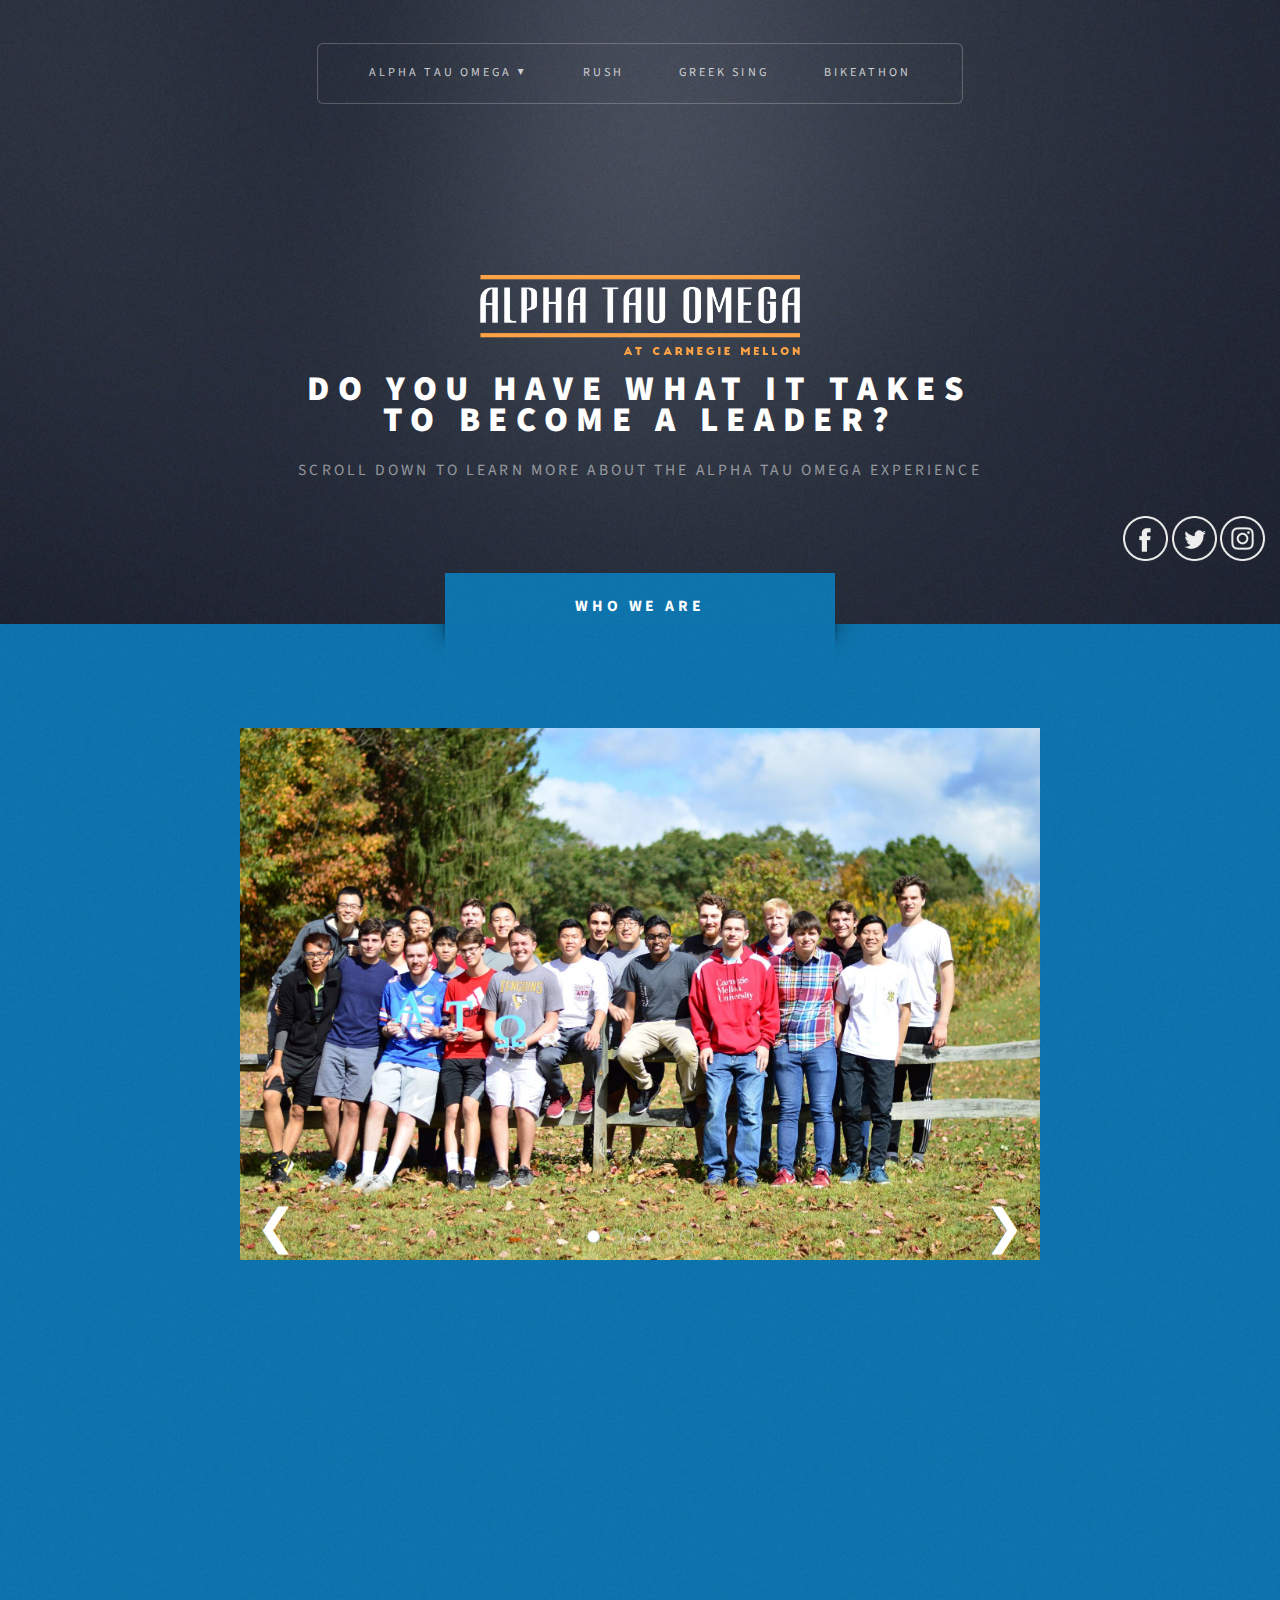
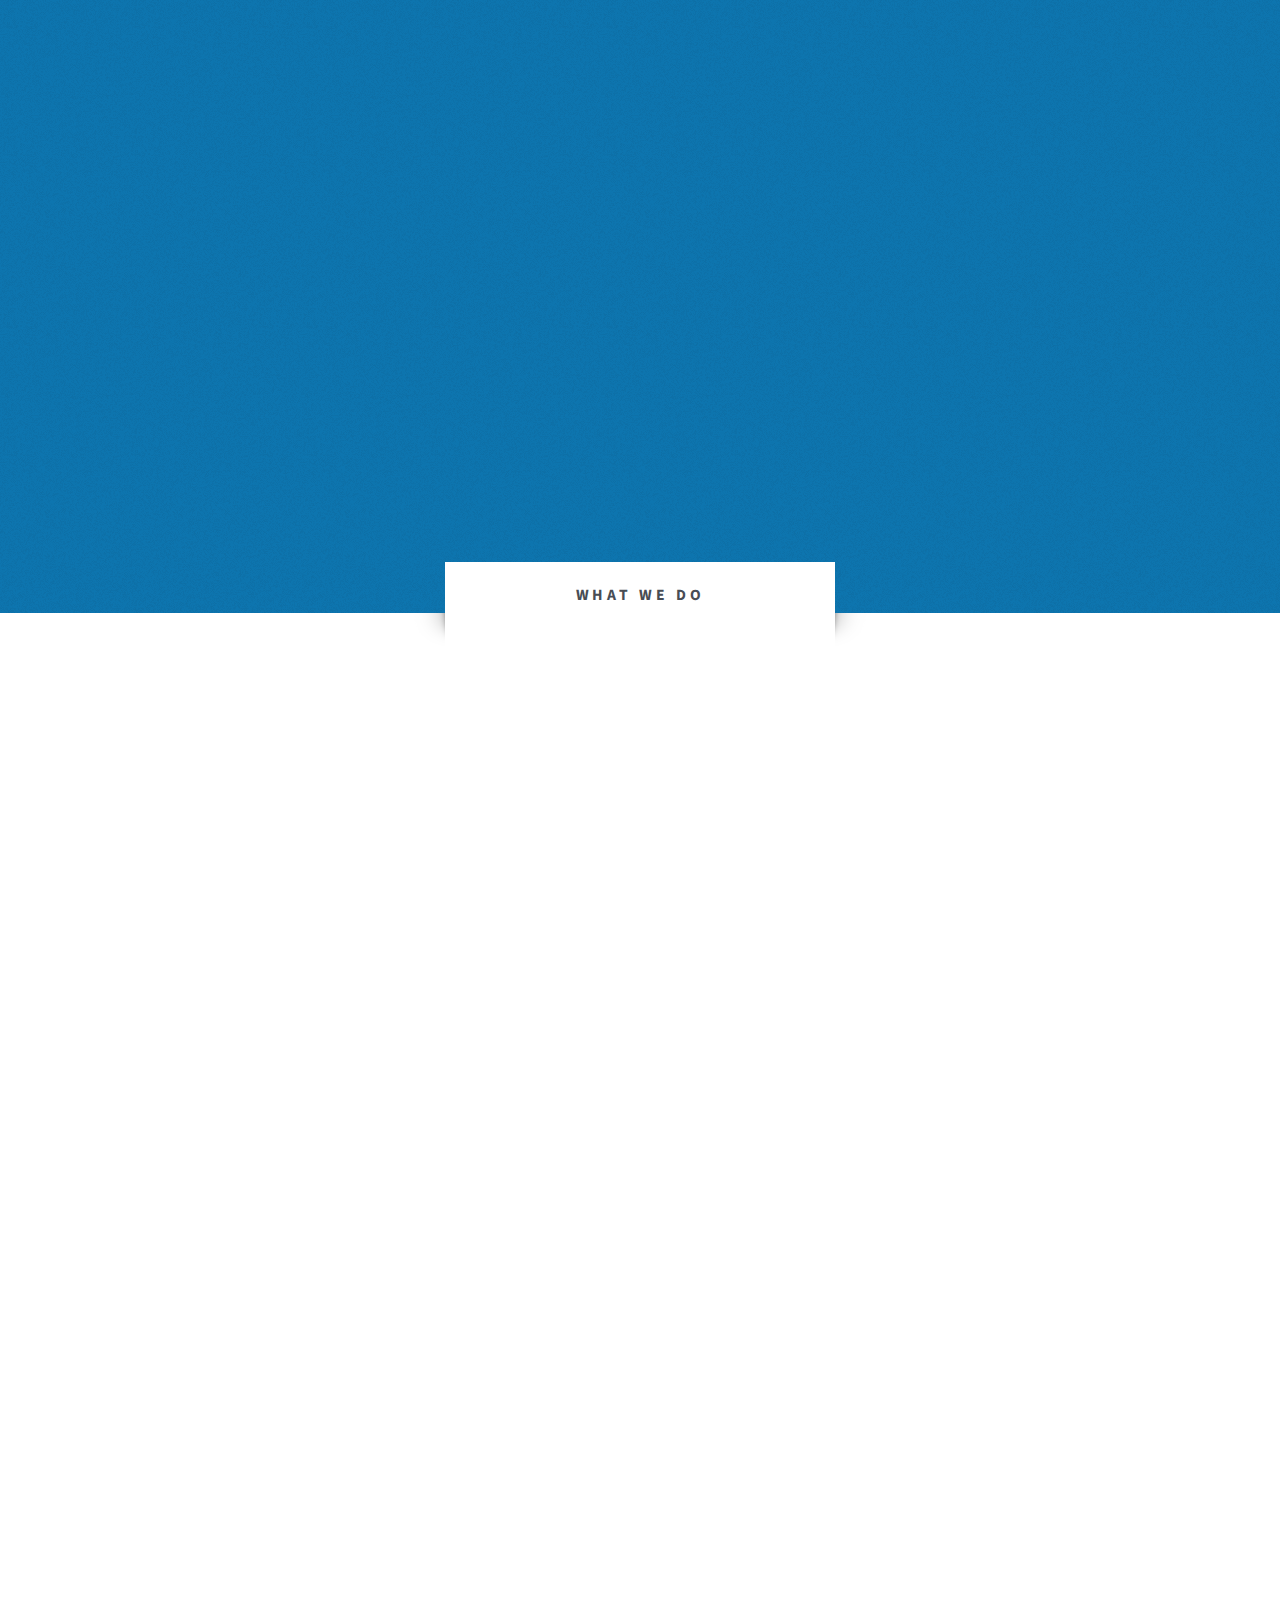
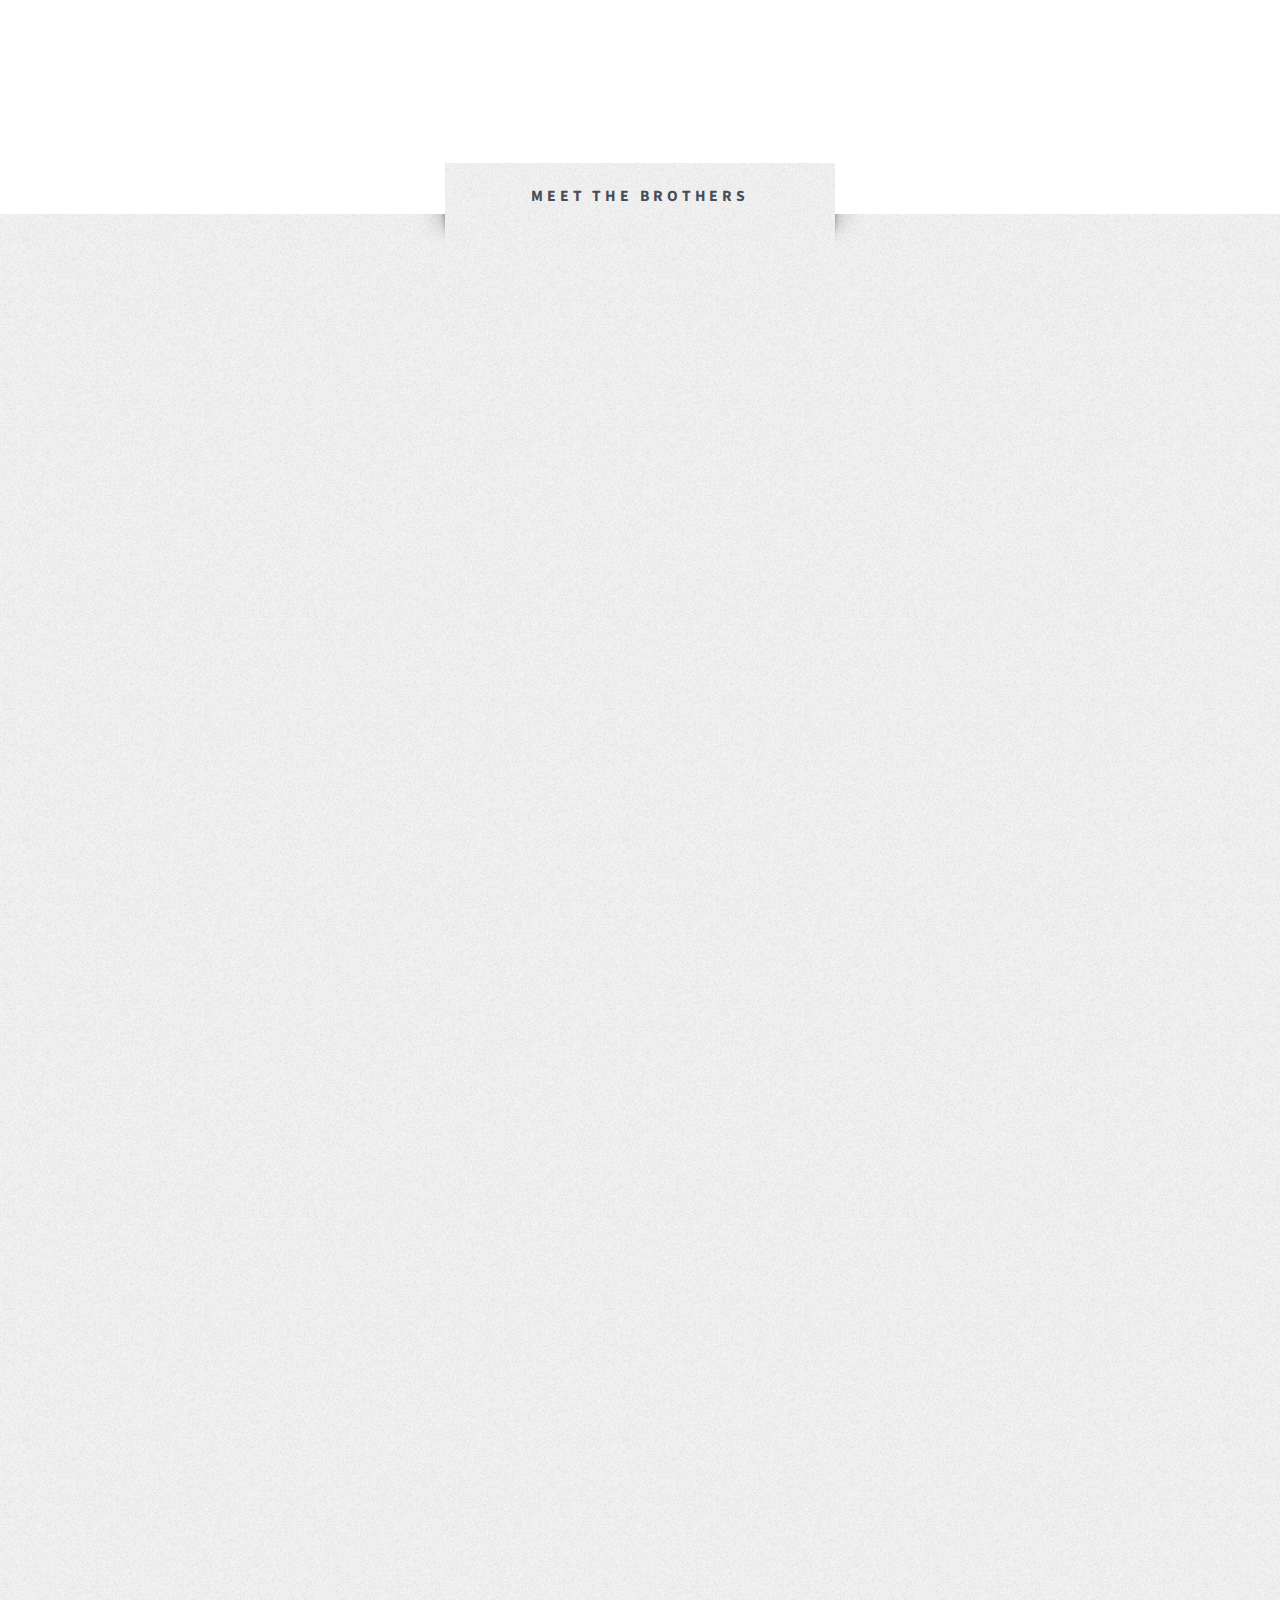
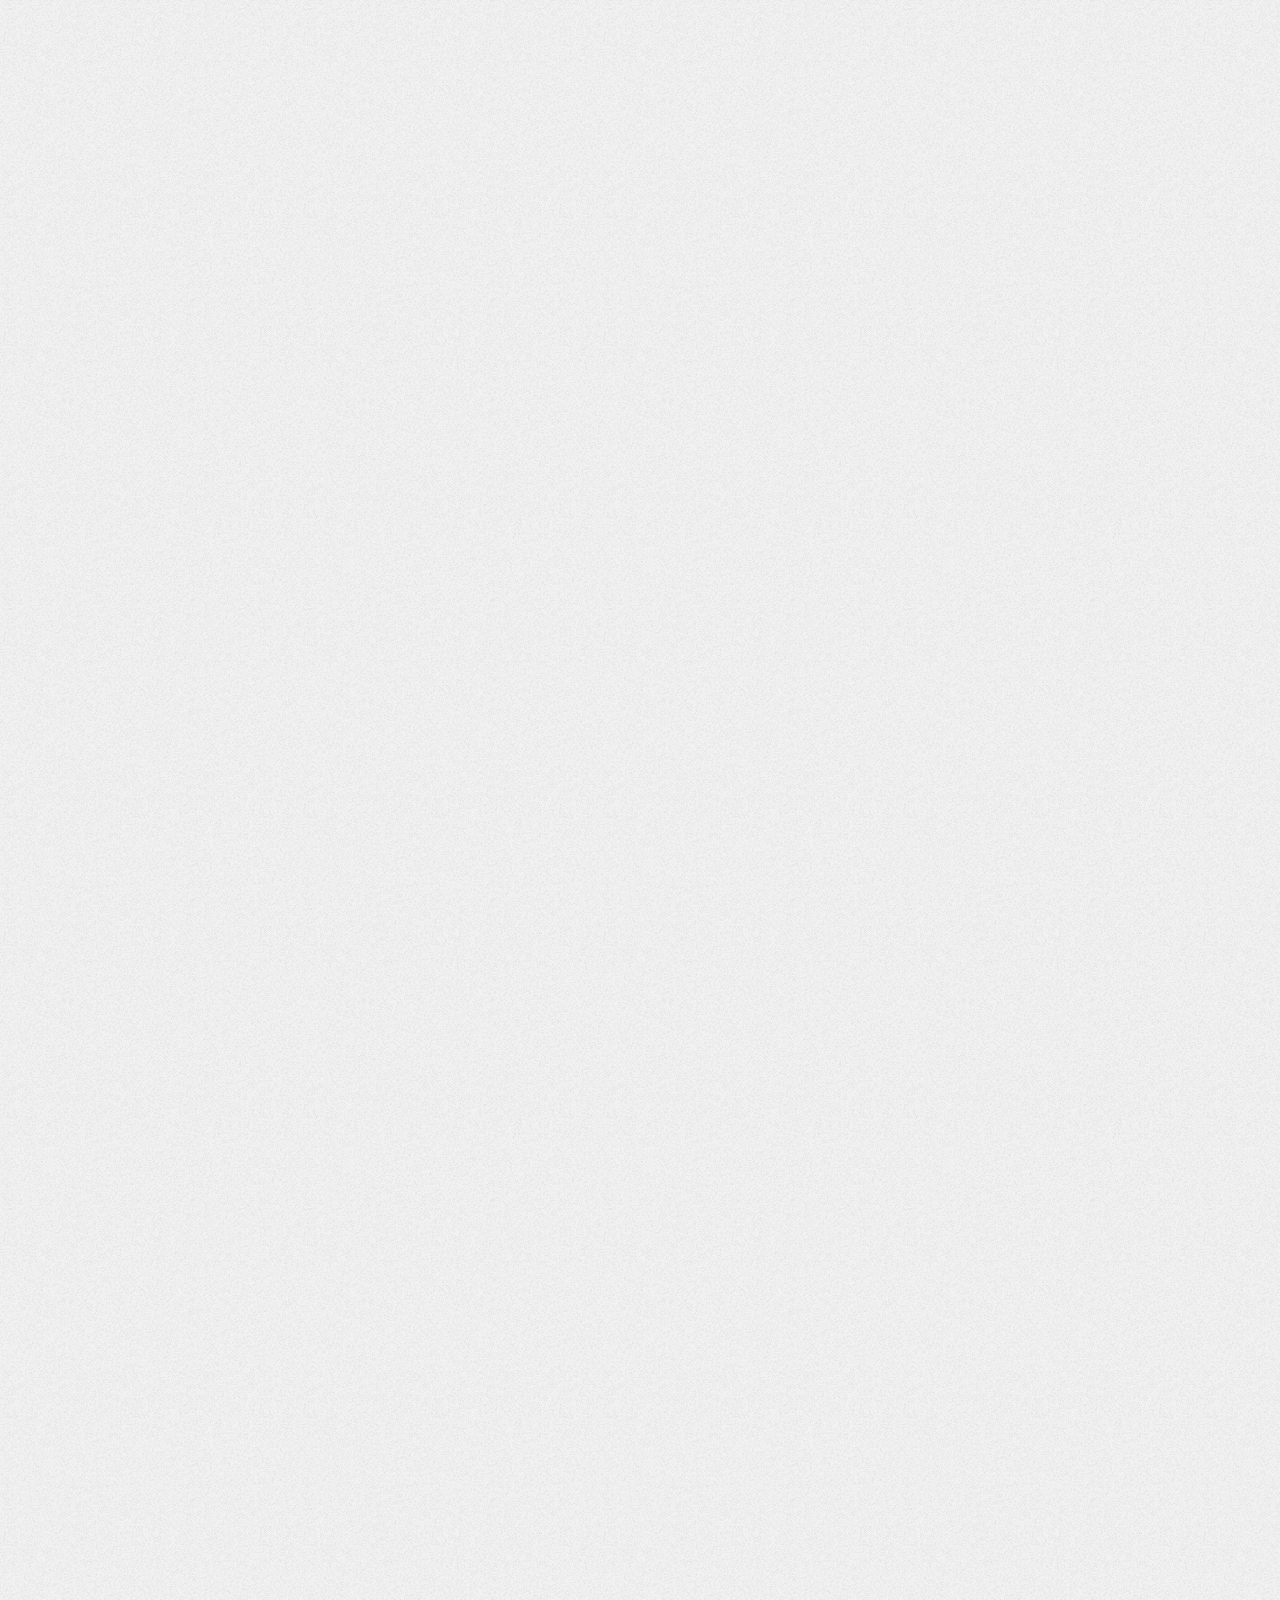
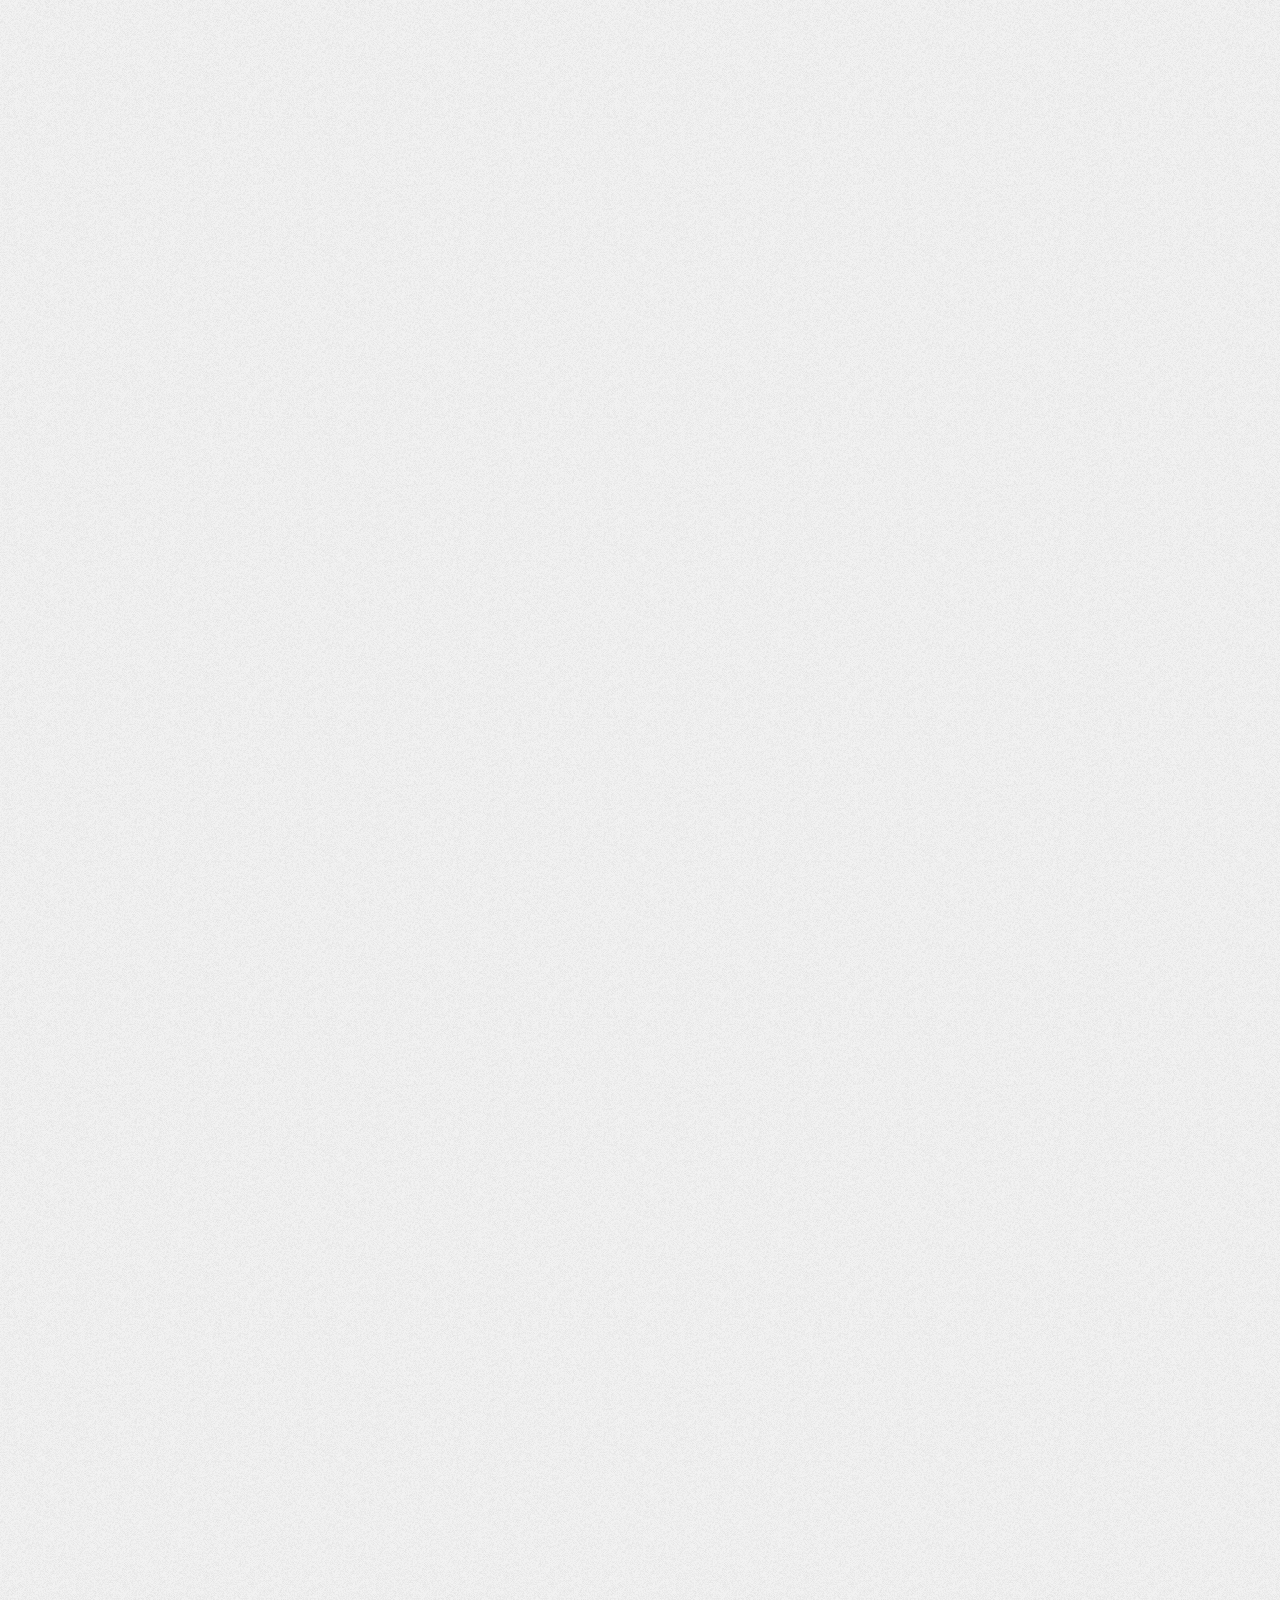
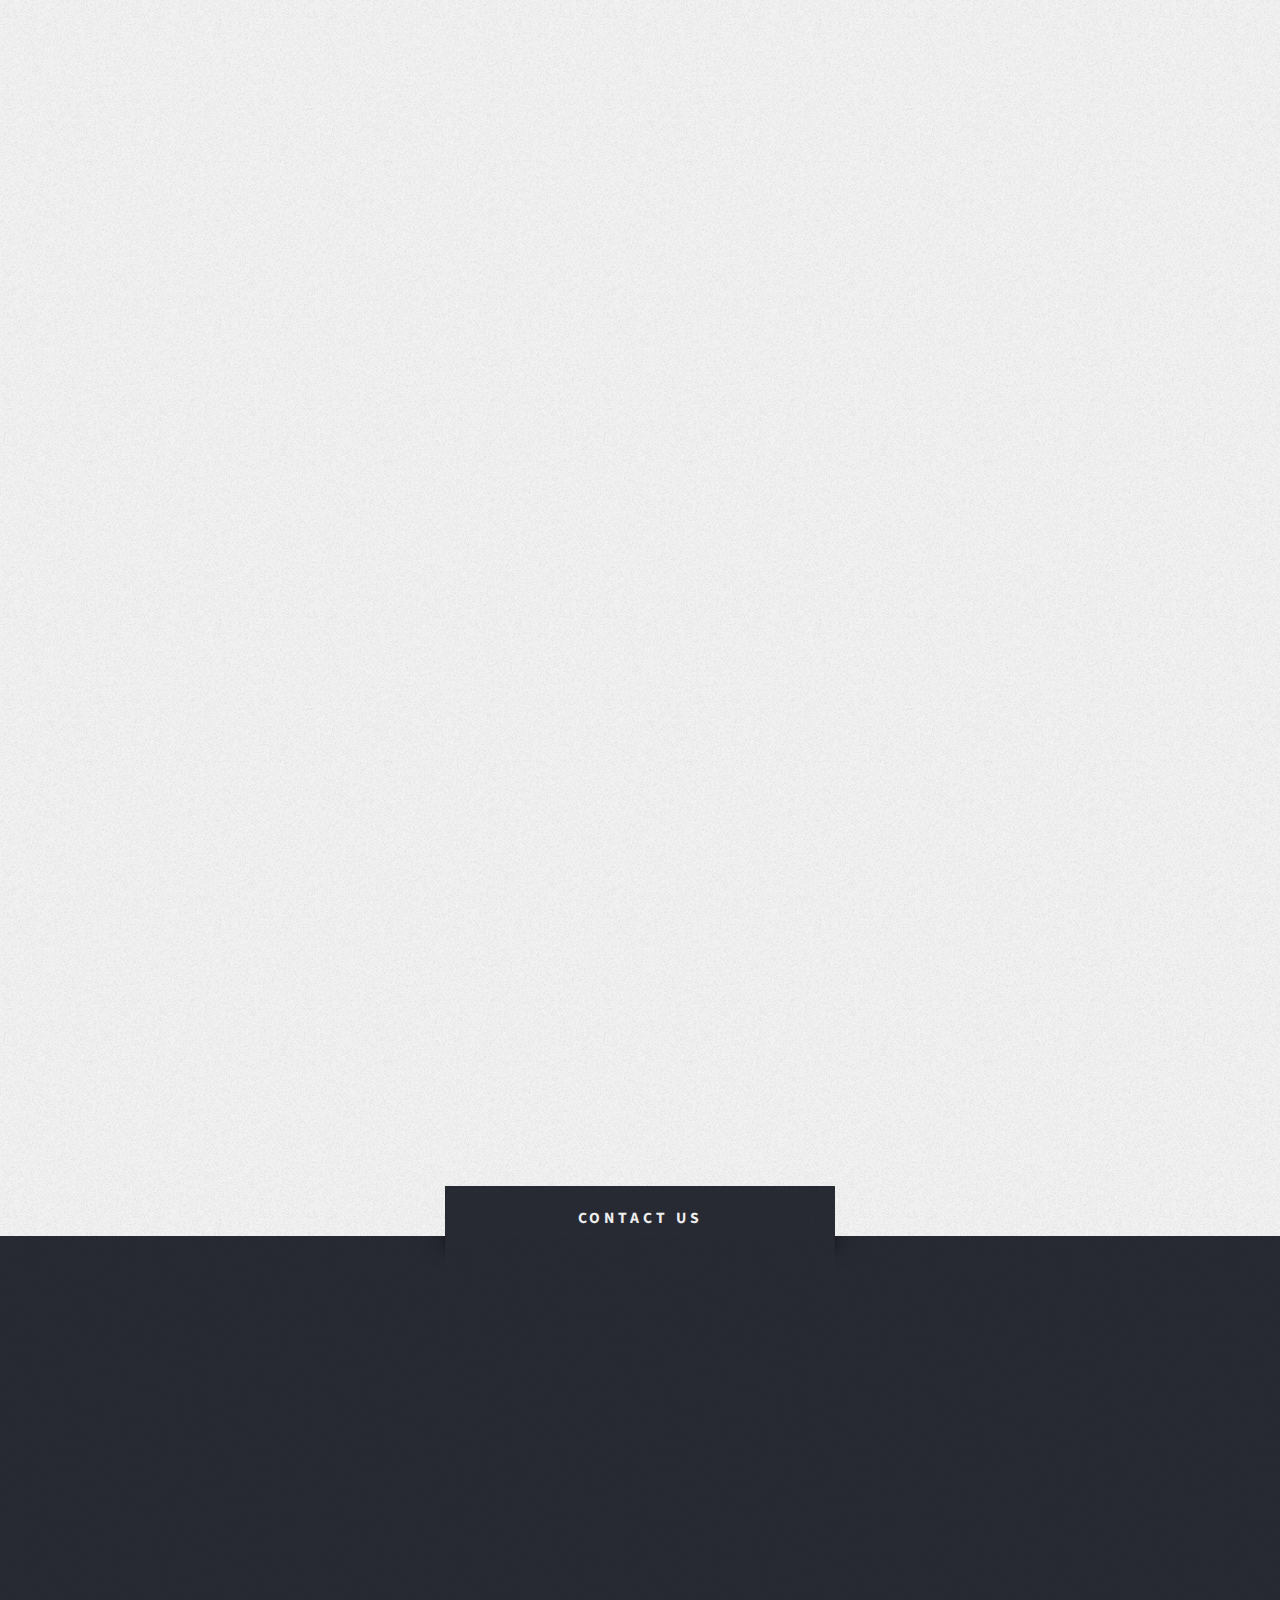
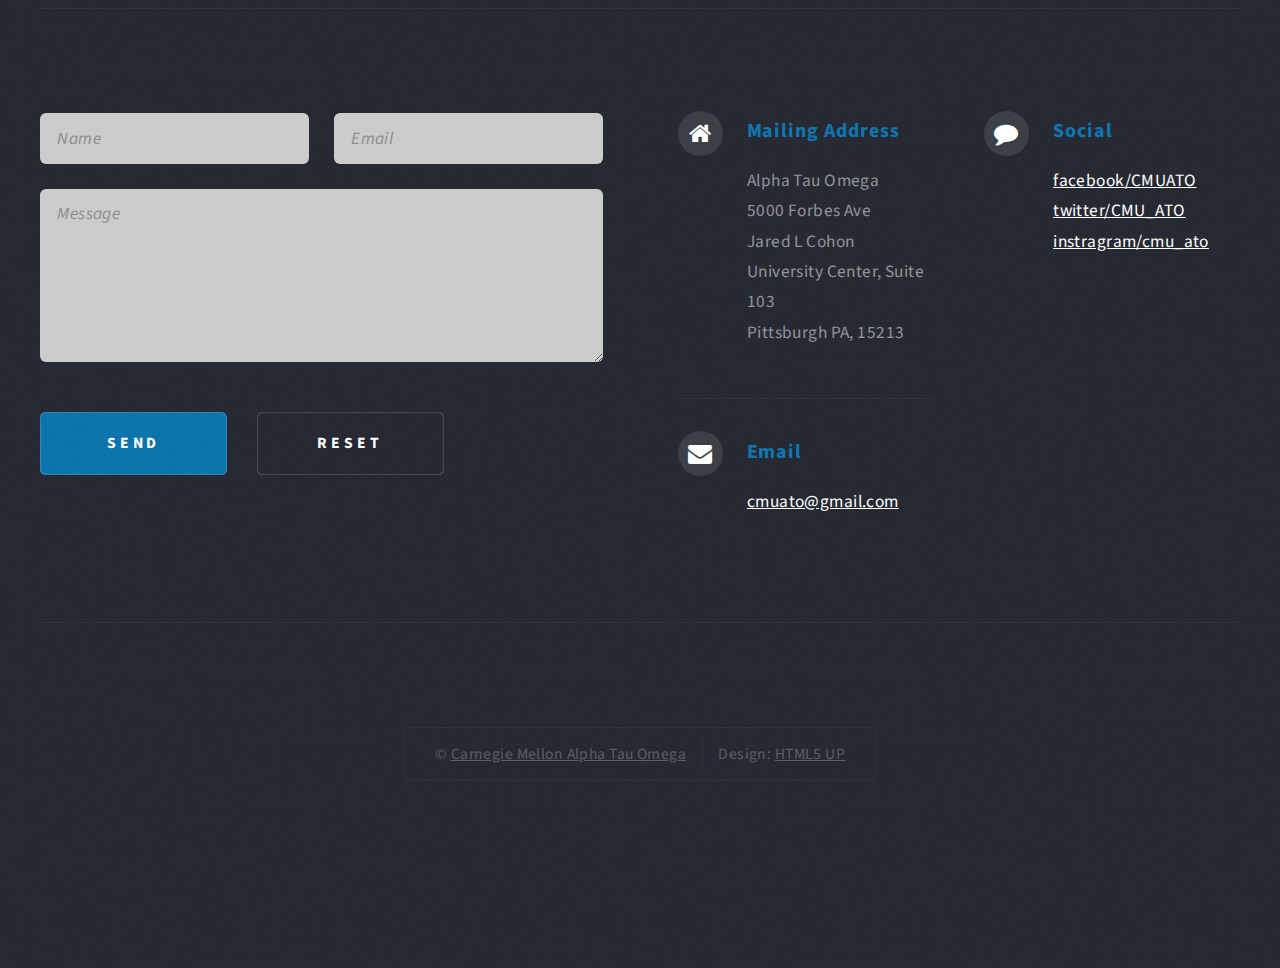
<file: index.html>
<!DOCTYPE HTML>
<!--
    Escape Velocity by HTML5 UP
    html5up.net | @ajlkn
    Free for personal and commercial use under the CCA 3.0 license (html5up.net/license)
-->
<html>
    <head>
        <!-- Global site tag (gtag.js) - Google Analytics -->
        <script async src="https://www.googletagmanager.com/gtag/js?id=UA-111884318-1"></script>
        <script>
            window.dataLayer = window.dataLayer || [];
            function gtag(){dataLayer.push(arguments);}
            gtag('js', new Date());

            gtag('config', 'UA-111884318-1');
        </script>

        <title>CMU Alpha Tau Omega</title>
        <meta charset="utf-8" />
        <meta name="viewport" content="width=device-width, initial-scale=1" />

        <!-- Facebook link preview properties -->
        <meta property="og:image" content="http://www.cmuato.org/photos/featurepic.jpg" />
        <meta property="og:description" content="Welcome to Alpha Tau Omega, the newest fraternity at Carnegie Mellon. Do you have what it takes to become a leader?" />

        <link rel="icon" href="photos/cross.png"/>
        <link rel="stylesheet" href="stylesheets/w3.css">
        <link rel="stylesheet" href="assets/css/main.css"/>
        <link rel="stylesheet" href="stylesheets/animate.css"/>
        <script src="scripts/wow.min.js"></script>
        <script src="scripts/keypress-2.1.4.min.js"></script>
        <style>
            .mySlides {display:none}
            .w3-left, .w3-right, .w3-badge {cursor:pointer}
            .w3-badge {height:13px;width:13px;padding:0}
        </style>
    </head>
    <body class="homepage">

        <div id="page-wrapper">
            <a name="top"></a>

            <!-- Header -->
                <div id="header-wrapper" class="wrapper">
                    <div id="header">

                        <!-- Logo -->
                            <div id="logo">
                                <a href="index.html">
                                    <img style="position: relative; top: -20px" class="wow bounceIn 3u 8u(mobile)" src="photos/ATOLogo.png" alt=""/>
                                </a>
                                <h1 class="style2 wow bounceIn">Do you have what it takes</h1>
                                <h1 class="style2 wow bounceIn">to become a leader?</h1>
                                <p class="style2 wow slideInUp">Scroll down to learn more about the Alpha Tau Omega experience</p>
                                <br>
                                <div class="row">
                                    <div class="10u 6u(mobile)"></div>
                                    <div class="2u 6u(mobile)">
                                        <a class="wow bounceIn" href="https://www.facebook.com/CMUATO" target="_blank"><img width="45px" class="socialMediaIcon wow bounceIn" src="photos/facebook.png"></a>
                                        <a class="wow bounceIn" href="https://twitter.com/CMU_ATO" target="_blank"><img width="45px" class="socialMediaIcon wow bounceIn" src="photos/twitter.png"></a>
                                        <a class="wow bounceIn" href="https://www.instagram.com/cmu_ato/" target="_blank"><img width="45px" class="socialMediaIcon wow bounceIn" src="photos/instagram.png"></a>
                                    </div>
                                </div>
                            </div>

                        <!-- Nav -->
                            <nav id="nav">
                                <ul>
                                    <li><a href="#top">Alpha Tau Omega ▼</a>
                                        <ul>
                                            <li><a href="#who">Who We Are</a></li>
                                            <li><a href="#what">What We Do</a></li>
                                            <li><a href="#brothers">The Brothers</a></li>
                                            <li><a href="#contact">Contact Us</a></li>
                                        </ul>
                                    </li>
                                    <li><a href="rush.html">Rush</a></li>
                                    <li><a href="greeksing.html">Greek Sing</a></li>
                                    <!--<li><a href="dessert.html">Dessert Bar</a></li>-->
                                    <li><a href="http://bikeathon.cmuato.org" target="_blank">Bikeathon</a></li>
                                </ul>
                            </nav>

                    </div>
                </div>

            <!-- Intro -->
                <div id="intro-wrapper" class="wrapper style1">
                    <a name="who"><div class="title">Who We Are</div></a>
                    <section id="intro" class="container">

                        <div class="w3-content w3-display-container wow bounceIn" style="max-width:800px">
                            <img class="mySlides" src="photos/featurepic.jpg" style="width:100%">
                            <img class="mySlides" src="photos/bikeathonnight.jpg" style="width:100%">
                            <img class="mySlides" src="photos/volleyball.jpg" style="width:100%">
                            <img class="mySlides" src="photos/fence.jpg" style="width:100%">
                            <img class="mySlides" src="photos/hackathon.jpg" style="width:100%">
                            <div class="w3-center w3-container w3-section w3-xxxlarge w3-text-white w3-display-bottommiddle" style="width:100%">
                                <div class="w3-left w3-hover-text-khaki" onclick="plusDivs(-1)">&#10094;</div>
                                <div class="w3-right w3-hover-text-khaki" onclick="plusDivs(1)">&#10095;</div>
                                <span class="w3-badge dots w3-border w3-transparent w3-hover-white" onclick="currentDiv(1)"></span>
                                <span class="w3-badge dots w3-border w3-transparent w3-hover-white" onclick="currentDiv(2)"></span>
                                <span class="w3-badge dots w3-border w3-transparent w3-hover-white" onclick="currentDiv(3)"></span>
                                <span class="w3-badge dots w3-border w3-transparent w3-hover-white" onclick="currentDiv(4)"></span>
                                <span class="w3-badge dots w3-border w3-transparent w3-hover-white" onclick="currentDiv(5)"></span>
                            </div>
                        </div>

                        <br />

                        <p class="style1 wow slideInUp">The Founding Father Experience</p>

                        <p class="wow slideInUp">In most experiences in life, everything before you has already been defined. As a colony, Alpha Tau Omega is still working to define itself. That's why we care so much about the quality of our members. As a member of ATO, not only will you be part of the experience, you will help to define it and create experiences for generations to come. We're seeking individuals who are ready to step up to the plate and help to create something great.</p>

                        <p class="wow slideInUp">Imagine being part of a brotherhood of highly motivated and intelligent men who will encourage you when you need it, carry you when times are tough, and build you up to unleash your potential. "As iron sharpens iron," ATO challenges you to be better than you were yesterday. Our mission is to recognize and foster the merits of true leaders and help them to be the greatest they can be. As a member of ATO, you will gain experiences and create bonds that will allow you to maximize your Carnegie Mellon experience and become your greatest self.</p>

                        <p class="wow slideInUp">As a fraternity, we recognize that academics are of utmost priority, and we hold ourselves to a high standard by consistently ranking among the top fraternities on campus in average GPA. Along with academics, we prioritize leadership development through experience and training. We hold leadership education sessions each semester and provide our brothers with opportunities to put their training into practice. As the newest fraternity on campus, we are looking for motivated men to create positive traditions that brothers will follow for years to come.  Whether it's designing a brotherhood retreat or planning Greek Sing, there's always a chance for any member to take charge and forge the future of the fraternity.</p>

                        <p class="style1 wow slideInUp">Our Creed</p>

                        <p class="wow slideInUp">To bind men together in a brotherhood based upon eternal and immutable principles, with a bond as strong as right itself and as lasting as humanity; to know no North, no South, no East, no West, but to know man as man, to teach that true men the world over should stand together and contend for supremacy of good over evil; to teach, not politics, but morals; to foster, not partisanship, but the recognition of true merit wherever found; to have no narrower limits within which to work together for the elevation of man than the outlines of the world: these were the thoughts and hopes uppermost in the minds of the founders of the Alpha Tau Omega Fraternity.</p>
                    </section>
                </div>

            <!-- Main -->
                <div class="wrapper style2">
                    <a name="what"><div class="title">What We Do</div></a>
                    <div id="main" class="container">

                        <!-- Features -->
                            <section id="features">
                                <header class="style1">
                                    <h2 class="wow slideInUp">With so many diverse backgrounds and interests,</h2>
                                    <p class="wow slideInUp">There's always something for you to do.</p>
                                </header>
                                <div class="feature-list">
                                    <div class="row">
                                        <div class="6u 12u(mobile) wow bounceIn">
                                            <section>
                                                <h3 class="icon fa-check">Brotherhood Retreats</h3>
                                                <p>Every semester, we embark on trips where we seek to define who we are as individuals and as a group. These usually consist of camping, sports, deep talks, and more.</p>
                                            </section>
                                        </div>
                                        <div class="6u 12u(mobile) wow bounceIn">
                                            <section>
                                                <h3 class="icon fa-check">Devotionals</h3>
                                                <p>Devotionals are a time to talk about life and ideas and get to know the other brothers. They'll leave you with thoughts and ideas that will help you for a lifetime.</p>
                                            </section>
                                        </div>
                                    </div>
                                    <div class="row">
                                        <div class="6u 12u(mobile) wow bounceIn">
                                            <section>
                                                <h3 class="icon fa-check">Service Events</h3>
                                                <p>With weekly service event options, Alpha Tau Omega is committed to giving back to the community and helping those in need.</p>
                                            </section>
                                        </div>
                                        <div class="6u 12u(mobile) wow bounceIn">
                                            <section>
                                                <h3 class="icon fa-check">Greek Sing</h3>
                                                <p>The brothers of ATO sing, dance, and act their way through a musical in the spring as part of the Greek Sing philanthropy event.</p>
                                            </section>
                                        </div>
                                    </div>
                                    <div class="row">
                                        <div class="6u 12u(mobile) wow bounceIn">
                                            <section>
                                                <h3 class="icon fa-check">Brotherhood Events</h3>
                                                <p>Weekly brotherhood events include everything from late nights at Stack'd to an adventure through the uncharted territories of Pittsburgh.</p>
                                            </section>
                                        </div>
                                        <div class="6u 12u(mobile) wow bounceIn">
                                            <section>
                                                <h3 class="icon fa-check">Intramurals</h3>
                                                <p>Get involved in sports on campus and participate in everthing from dodgeball to basketball with the brothers of ATO.</p>
                                            </section>
                                        </div>
                                    </div>
                                </div>
                            </section>

                    </div>
                </div>

            <!-- Highlights -->
                <div class="wrapper style3">
                    <a name="brothers"><div class="title">Meet The Brothers</div></a>
                    <div id="highlights" class="container">
                    <!-- Rows of 3 -->
                        <div class="row 150%">
                            <div class="4u 12u(mobile) wow bounceIn">
                                <section class="highlight">
                                    <a class="image featured"><img src="photos/brothers/paul_anderson.jpg" alt="" /></a>
                                    <h3><a>Paul Anderson</a></h3>
                                    <p><b>Major:</b> Civil Engineering <b>|</b> <b>Fun fact:</b> Been to all seven continents <b>|</b> <b>Involved in:</b> ASCE, Moot Court</p>
                                </section>
                            </div>
                            <div class="4u 12u(mobile) wow bounceIn">
                                <section class="highlight">
                                    <a class="image featured"><img src="photos/brothers/caio_araujo.jpg" alt="" /></a>
                                    <h3><a>Caio Araujo</a></h3>
                                    <p><b>Major:</b> Electrical and Computer Engineering <b>|</b> <b>Fun fact:</b> I have a pair of twin brothers that are 17 years younger than me 
                                </section>
                            </div>
                            <div class="4u 12u(mobile) wow bounceIn">
                                <section class="highlight">
                                    <a class="image featured"><img src="photos/brothers/anthony_chan.jpg" alt="" /></a>
                                    <h3><a>Anthony Chan</a></h3>
                                    <p><b>Major:</b> Computer Science <b>|</b> <b>Fun fact:</b> When hippos are upset their sweat turns red <b>|</b> <b>Involved in:</b> SDC</p>
                                </section>
                            </div>
                        </div>
                        <div class="row 150%">
                            <div class="4u 12u(mobile) wow bounceIn">
                                <section class="highlight">
                                    <a class="image featured"><img src="photos/brothers/clayton_edwards.jpg" alt="" /></a>
                                    <h3><a>Clayton Mack Edwards</a></h3>
                                    <p><b>Major:</b> Mechanical Engineering <b>|</b> <b>Fun fact:</b> I have a twin brother <b>|</b> <b>Involved in:</b> Scotch'n'Soda, Club Volleyball</p>
                                </section>
                            </div>
                            <div class="4u 12u(mobile) wow bounceIn">
                                <section class="highlight">
                                    <a class="image featured"><img src="photos/brothers/bobby_galindo.jpg" alt="" /></a>
                                    <h3><a>Bobby Galindo</a></h3>
                                    <p><b>Major:</b> Civil Engineering and Engineering and Public Policy <b>|</b> <b>Fun fact:</b> The LEGO Batman Movie was snubbed at the Oscars <b>|</b> <b>Involved in:</b> Scotch'n'Soda, Habitat for Humanity</p>
                                </section>
                            </div>
                            <div class="4u 12u(mobile) wow bounceIn">
                                <section class="highlight">
                                    <a class="image featured"><img src="photos/brothers/nakul_goenka.jpg" alt="" /></a>
                                    <h3><a>Nakul Goenka</a></h3>
                                    <p><b>Major:</b> Electrical and Computer Engineering <b>|</b> <b>Fun fact:</b> I own a dog <b>|</b> <b>Involved in:</b> CMU Blockchain, Squash and Badminton</p>
                                </section>
                            </div>
                        </div>
                        <div class="row 150%">
                            <div class="4u 12u(mobile) wow bounceIn">
                                <section class="highlight">
                                    <a class="image featured"><img src="photos/brothers/austin_garcia.jpg" alt="" /></a>
                                    <h3><a>Austin Garcia</a></h3>
                                    <p><b>Major:</b> Architecture <b>|</b> <b>Fun fact:</b> Lived in Africa <b>|</b> <b>Involved in:</b> AIAS, Scotch'n'Soda</p>
                                </section>
                            </div>
                            <div class="4u 12u(mobile) wow bounceIn">
                                <section class="highlight">
                                    <a class="image featured"><img src="photos/brothers/jason_gong.jpg" alt="" /></a>
                                    <h3><a>Jason Gong</a></h3>
                                    <p><b>Major:</b> Civil Engineering <b>|</b> <b>Fun fact:</b> I can (sort of) tie my shoes with one hand <b>|</b> <b>Involved in:</b> Db Singers, 112</p>
                                </section>
                            </div>
                            <div class="4u 12u(mobile) wow bounceIn">
                                <section class="highlight">
                                    <a class="image featured"><img src="photos/brothers/sunny_he.jpg" alt="" /></a>
                                    <h3><a>Sunny He</a></h3>
                                    <p><b>Major:</b> Mathematics and Computer Science <b>|</b> <b>Fun fact:</b> Plays chess, pool, and poker <b>|</b> <b>Involved in:</b> Academics and Research</p>
                                </section>
                            </div>
                        </div>
                        <div class="row 150%">
                            <div class="4u 12u(mobile) wow bounceIn">
                                <section class="highlight">
                                    <a class="image featured"><img src="photos/brothers/daniel_kim.jpg" alt="" /></a>
                                    <h3><a>Daniel Kim</a></h3>
                                    <p><b>Major:</b> Undecided <b>|</b> <b>Fun fact:</b> Can play four different instruments <b>|</b> <b>Involved in:</b> Literally nothing else. FOR NOW.</p>
                                </section>
                            </div>
                            <div class="4u 12u(mobile) wow bounceIn">
                                <section class="highlight">
                                    <a class="image featured"><img src="photos/brothers/kubala.jpg" alt="" /></a>
                                    <h3><a>Matt Kubala</a></h3>
                                    <p><b>Major:</b> Biomedical and Mechanical Engineering <b>|</b> <b>Fun fact:</b> I lived in the woods of Maine for 6 months <b>|</b> <b>Involved in:</b> WRCT, Muay Thai Club, Maker Club</p>
                                </section>
                            </div>
                            <div class="4u 12u(mobile) wow bounceIn">
                                <section class="highlight">
                                    <a class="image featured"><img src="photos/brothers/vinay.jpg" alt="" /></a>
                                    <h3><a>Vinay Kukutla</a></h3>
                                    <p><b>Major:</b> Electrical and Computer Engineering <b>|</b> <b>Fun fact:</b> I make fire beats <b>|</b> <b>Involved in:</b> Sports Analytics, CMU Cyphers, Photography Club</p>
                                </section>
                            </div>
                        </div>
                        <div class="row 150%">
                            <div class="4u 12u(mobile) wow bounceIn">
                                <section class="highlight">
                                    <a class="image featured"><img src="photos/brothers/zach_lee.jpg" alt="" /></a>
                                    <h3><a>Zach Lee</a></h3>
                                    <p><b>Major:</b> Business Administration <b>|</b> <b>Fun fact:</b> I got bit by a squirrel when I was a little kid like a nerd <b>|</b> <b>Involved in:</b> LiNK, ACF, CMUMUN</p>
                                </section>
                            </div>
                            <div class="4u 12u(mobile) wow bounceIn">
                                <section class="highlight">
                                    <a class="image featured"><img src="photos/brothers/connor_maggio.jpg" alt="" /></a>
                                    <h3><a>Connor Maggio</a></h3>
                                    <p><b>Major:</b> Mechanical Engineering <b>|</b> <b>Fun fact:</b> I'm named after John Connor from the Terminator series <b>|</b> <b>Involved in:</b> Treblemakers, Scotch'n'Soda, Jazz Orchestra, Yuk Ultimate Frisbee, Hyperloop</p>
                                </section>
                            </div>
                            <div class="4u 12u(mobile) wow bounceIn">
                                <section class="highlight">
                                    <a class="image featured"><img src="photos/brothers/bryce.jpg" alt="" /></a>
                                    <h3><a>Bryce Orloski</a></h3>
                                    <p><b>Major:</b> Mathematics and Computer Science <b>|</b> <b>Fun fact:</b> I played piano for 13 years <b>|</b> <b>Involved in:</b> Putnam Competitor, CMIMC staff member</p>
                                </section>
                            </div>
                        </div>


                        <div class="row 150%">
                            <div class="4u 12u(mobile) wow bounceIn">
                                <section class="highlight">
                                    <a class="image featured"><img src="photos/brothers/bevin_pan.jpg" alt="" /></a>
                                    <h3><a>Bevin Pan</a></h3>
                                    <p><b>Major:</b> International Relations and Politics <b>|</b> <b>Fun fact:</b> I know how to operate a John Deere tractor <b>|</b> <b>Involved in:</b> CSA and AHS</p>
                                </section>
                            </div>
                             <div class="4u 12u(mobile) wow bounceIn">
                                <section class="highlight">
                                    <a class="image featured"><img src="photos/brothers/chris_poole.jpg" alt="" /></a>
                                    <h3><a>Chris Poole</a></h3>
                                    <p><b>Major:</b> Mathematics <b>|</b> <b>Fun fact:</b> A single cloud can weigh more than 1 million pounds <b>|</b> <b>Involved in:</b> CMU Math Club</p>
                                </section>
                            </div>
                            <div class="4u 12u(mobile) wow bounceIn">
                                <section class="highlight">
                                    <a class="image featured"><img src="photos/brothers/chris_reed.jpg" alt="" /></a>
                                    <h3><a>Chris Reed</a></h3>
                                    <p><b>Major:</b> Electrical and Computer Engineering and Audio Engineering <b>|</b> <b>Fun fact:</b> Is a published poet <b>|</b> <b>Involved in:</b> Scotch'n'Soda, Orientation, ECE Outreach</p>
                                </section>
                            </div>

                        </div>

                        <div class="row 150%">
                            <div class="4u 12u(mobile) wow bounceIn">
                                <section class="highlight">
                                    <a class="image featured"><img src="photos/brothers/roop.jpg" alt="" /></a>
                                    <h3><a>Zachary Roop</a></h3>
                                    <p><b>Major:</b> Economics and Statistics <b>|</b> <b>Fun fact:</b> I have been to Canada <b>|</b> <b>Involved in:</b> Academic Development, Actuarial Club</p>
                                </section>
                            </div>
	                        <div class="4u 12u(mobile) wow bounceIn">
	                            <section class="highlight">
	                                <a class="image featured"><img src="photos/brothers/grant_seastream.jpg" alt="" /></a>
	                                <h3><a>Grant Seastream</a></h3>
	                                <p><b>Major:</b> Chemical Engineering <b>|</b> <b>Fun fact:</b> I make puns all the thyme <b>|</b> <b>Involved in:</b> Scotch'n'Soda, Tisbert Sketch Comedy, Orientation</p>
	                            </section>
	                        </div>
                             <div class="4u 12u(mobile) wow bounceIn">
                                <section class="highlight">
                                    <a class="image featured"><img src="photos/brothers/thomas_von_davier.jpg" alt="" /></a>
                                    <h3><a>Thomas von Davier</a></h3>
                                    <p><b>Major:</b> Human Computer Interaction and Psychology <b>|</b> <b>Fun fact:</b> I once saved a man's life in Paris <b>|</b> <b>Involved in:</b> Scotch'n'Soda, Orientation, Research, Game Development</p>
                                </section>
                            </div>
                    	</div>

                    	<div class="row 150%">
                            <div class="4u 12u(mobile) wow bounceIn">
                                <section class="highlight">
                                    <a class="image featured"><img src="photos/brothers/joseph_wang.jpg" alt="" /></a>
                                    <h3><a>Joseph Wang</a></h3>
                                    <p><b>Major:</b> Electrical and Computer Engineering <b>|</b> <b>Fun fact:</b> I can make VR stuff <b>|</b> <b>Involved in:</b> SDC Booth</p>
                                </section>
                            </div>
                             <div class="4u 12u(mobile) wow bounceIn">
                                <section class="highlight">
                                    <a class="image featured"><img src="photos/brothers/jianming_wang.jpg" alt="" /></a>
                                    <h3><a>Jianming Wang</a></h3>
                                    <p><b>Major:</b> Math <b>|</b> <b>Fun fact:</b> I had to repeat first grade and still didn't graduate from elementary school. <b>|</b> <b>Involved in:</b> Carnegie Mellon Racing</p>
                                </section>
                            </div>
                            <div class="4u 12u(mobile) wow bounceIn">
                                <section class="highlight">
                                    <a class="image featured"><img src="photos/brothers/daniel_wen.jpg" alt="" /></a>
                                    <h3><a>Daniel Wen</a></h3>
                                    <p><b>Major:</b>Computer Science<b>|</b> <b>Fun fact:</b> I sometimes enjoy breakfast foods at lunch <b>|</b> <b>Involved in:</b> 15-112 Teaching</p>
                                </section>
                            </div>
                        </div>


						<div class="row 150%">
                            <div class="4u 12u(mobile) wow bounceIn">
                                <section class="highlight">
                                    <a class="image featured"><img src="photos/brothers/alex_xu.jpg" alt="" /></a>
                                    <h3><a>Alex Xu</a></h3>
                                    <p><b>Major:</b> Electrical and Computer Engineering <b>|</b> <b>Fun fact:</b> There are around 60 undergrads from my high school here <b>|</b> <b>Involved in:</b> CMU Soundbytes, Ballroom Dance Team</p>
                                </section>
                            </div>
                            <div class="4u 12u(mobile) wow bounceIn">
                                <section class="highlight">
                                    <a class="image featured"><img src="photos/brothers/jiahao_zhou.jpg" alt="" /></a>
                                    <h3><a>Jiahao Zhou</a></h3>
                                    <p><b>Major:</b> Electrical and Computer Engineering <b>|</b> <b>Fun fact:</b> I build my own PCs <b>|</b> <b>Involved in:</b> IFS</p>
                                </section>
                            </div>
                        </div>
                    </div>
                </div>

            <!-- Footer -->
                <div id="footer-wrapper" class="wrapper">
                    <a name="contact"><div class="title">Contact Us</div></a>
                    <div id="footer" class="container">
                        <header class="style1">
                            <h2 class="wow slideInUp">What are you waiting for?</h2>
                            <p class="wow slideInUp">
                                Fill out the form below to get more information and change the way you experience college.
                            </p>
                        </header>
                        <hr />
                        <div class="row 150%">
                            <div class="6u 12u(mobile)">

                                <!-- Contact Form -->
                                    <section>
                                        <form id="contactform" method="POST">
                                            <div class="row 50%">
                                                <div class="6u 12u(mobile)">
                                                    <input type="text" name="name" id="contact-name" placeholder="Name" />
                                                </div>
                                                <div class="6u 12u(mobile)">
                                                    <input type="text" name="email" id="contact-email" placeholder="Email" />
                                                </div>
                                            </div>
                                            <div class="row 50%">
                                                <div class="12u">
                                                    <textarea name="message" id="contact-message" placeholder="Message" rows="4"></textarea>
                                                </div>
                                            </div>
                                            <input type="text" name="_gotcha" style="display:none"/>
                                            <div class="row">
                                                <div class="12u">
                                                    <ul class="actions">
                                                        <li><input type="submit" class="style1" value="Send" /></li>
                                                        <li><input type="reset" class="style2" value="Reset" /></li>
                                                    </ul>
                                                </div>
                                            </div>
                                        </form>
                                        <script>
                                            var contactform =  document.getElementById('contactform');
                                            contactform.setAttribute('action', 'https://formspree.io/' + 'cmuato@gmail.com');
                                        </script>
                                    </section>

                            </div>
                            <div class="6u 12u(mobile)">

                                <!-- Contact -->
                                    <section class="feature-list small">
                                        <div class="row">
                                            <div class="6u 12u(mobile)">
                                                <section>
                                                    <h3 class="icon fa-home">Mailing Address</h3>
                                                    <p>
                                                    Alpha Tau Omega<br/>
                                                    5000 Forbes Ave<br/>
                                                    Jared L Cohon University Center, Suite 103<br/>
                                                    Pittsburgh PA, 15213
                                                    </p>
                                                </section>
                                            </div>
                                            <div class="6u 12u(mobile)">
                                                <section>
                                                    <h3 class="icon fa-comment">Social</h3>
                                                    <p>
                                                        <a href="https://www.facebook.com/CMUATO" target="_blank">facebook/CMUATO</a><br />
                                                        <a href="https://twitter.com/CMU_ATO" target="_blank">twitter/CMU_ATO</a><br />
                                                        <a href="https://www.instagram.com/cmu_ato/" target="_blank">instragram/cmu_ato</a><br />
                                                    </p>
                                                </section>
                                            </div>
                                        </div>
                                        <div class="row">
                                            <div class="6u 12u(mobile)">
                                                <section>
                                                    <h3 class="icon fa-envelope">Email</h3>
                                                    <p>
                                                        <a href="mailto:cmuato@gmail.com" target="_blank">cmuato@gmail.com</a>
                                                    </p>
                                                </section>
                                            </div>
                                        </div>
                                    </section>
                            </div>
                        </div>
                        <hr />
                    </div>
                    <div id="copyright">
                        <ul>
                            <li>&copy; <a href="index.html">Carnegie Mellon Alpha Tau Omega</a></li><li>Design: <a href="http://html5up.net" target="_blank">HTML5 UP</a></li>
                        </ul>
                    </div>
                </div>
        </div>
            <script src="assets/js/jquery.min.js"></script>
            <script src="assets/js/jquery.dropotron.min.js"></script>
            <script src="assets/js/skel.min.js"></script>
            <script src="assets/js/skel-viewport.min.js"></script>
            <script src="assets/js/util.js"></script>
            <script src="assets/js/keypressmain.js"></script>
            <script src="assets/js/main.js"></script>
            <script src="assets/js/slideshow.js"></script>
    </body>
</html>
</file>
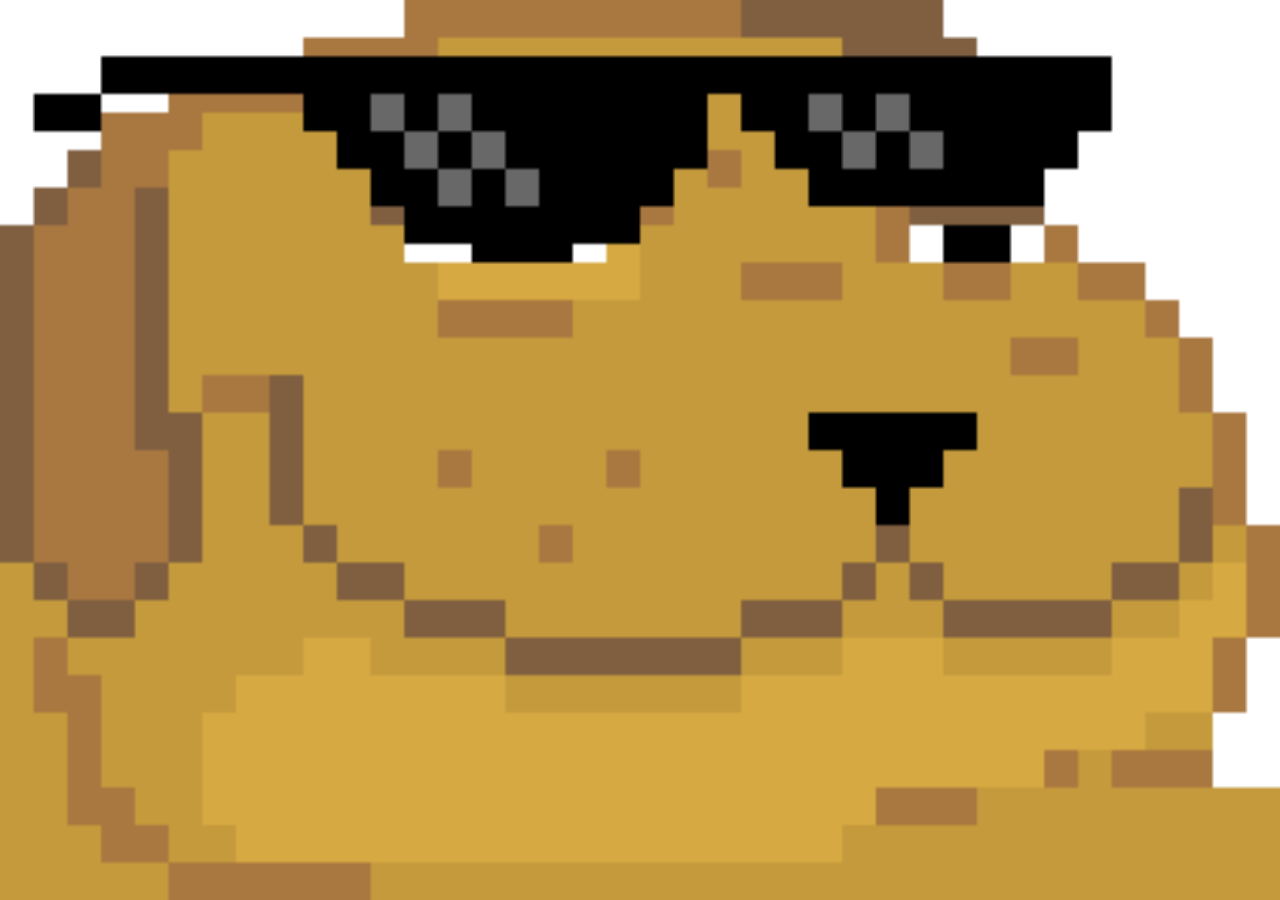
<file: dank.html>
<html>
    <head>
        <!-- Global site tag (gtag.js) - Google Analytics -->
        <script async src="https://www.googletagmanager.com/gtag/js?id=UA-111884318-1"></script>
        <script>
            window.dataLayer = window.dataLayer || [];
            function gtag(){dataLayer.push(arguments);}
            gtag('js', new Date());

            gtag('config', 'UA-111884318-1');
        </script>

        <title>O H F O S H O</title>
        <meta charset="utf-8" />
        <meta name="viewport" content="width=device-width, initial-scale=1" />
        <link rel="icon" href="photos/dealwithit.png"/>
    </head>
    <body style="margin: 0;">
        <audio autoplay loop>
              <source src="assets/Jesse.mp3" type="audio/mpeg">
              Your browser does not support the audio element.
        </audio>
        <img src="photos/dealwithit.gif" style="width: 100%; height: 100%;">
    </body>
</html>
</file>
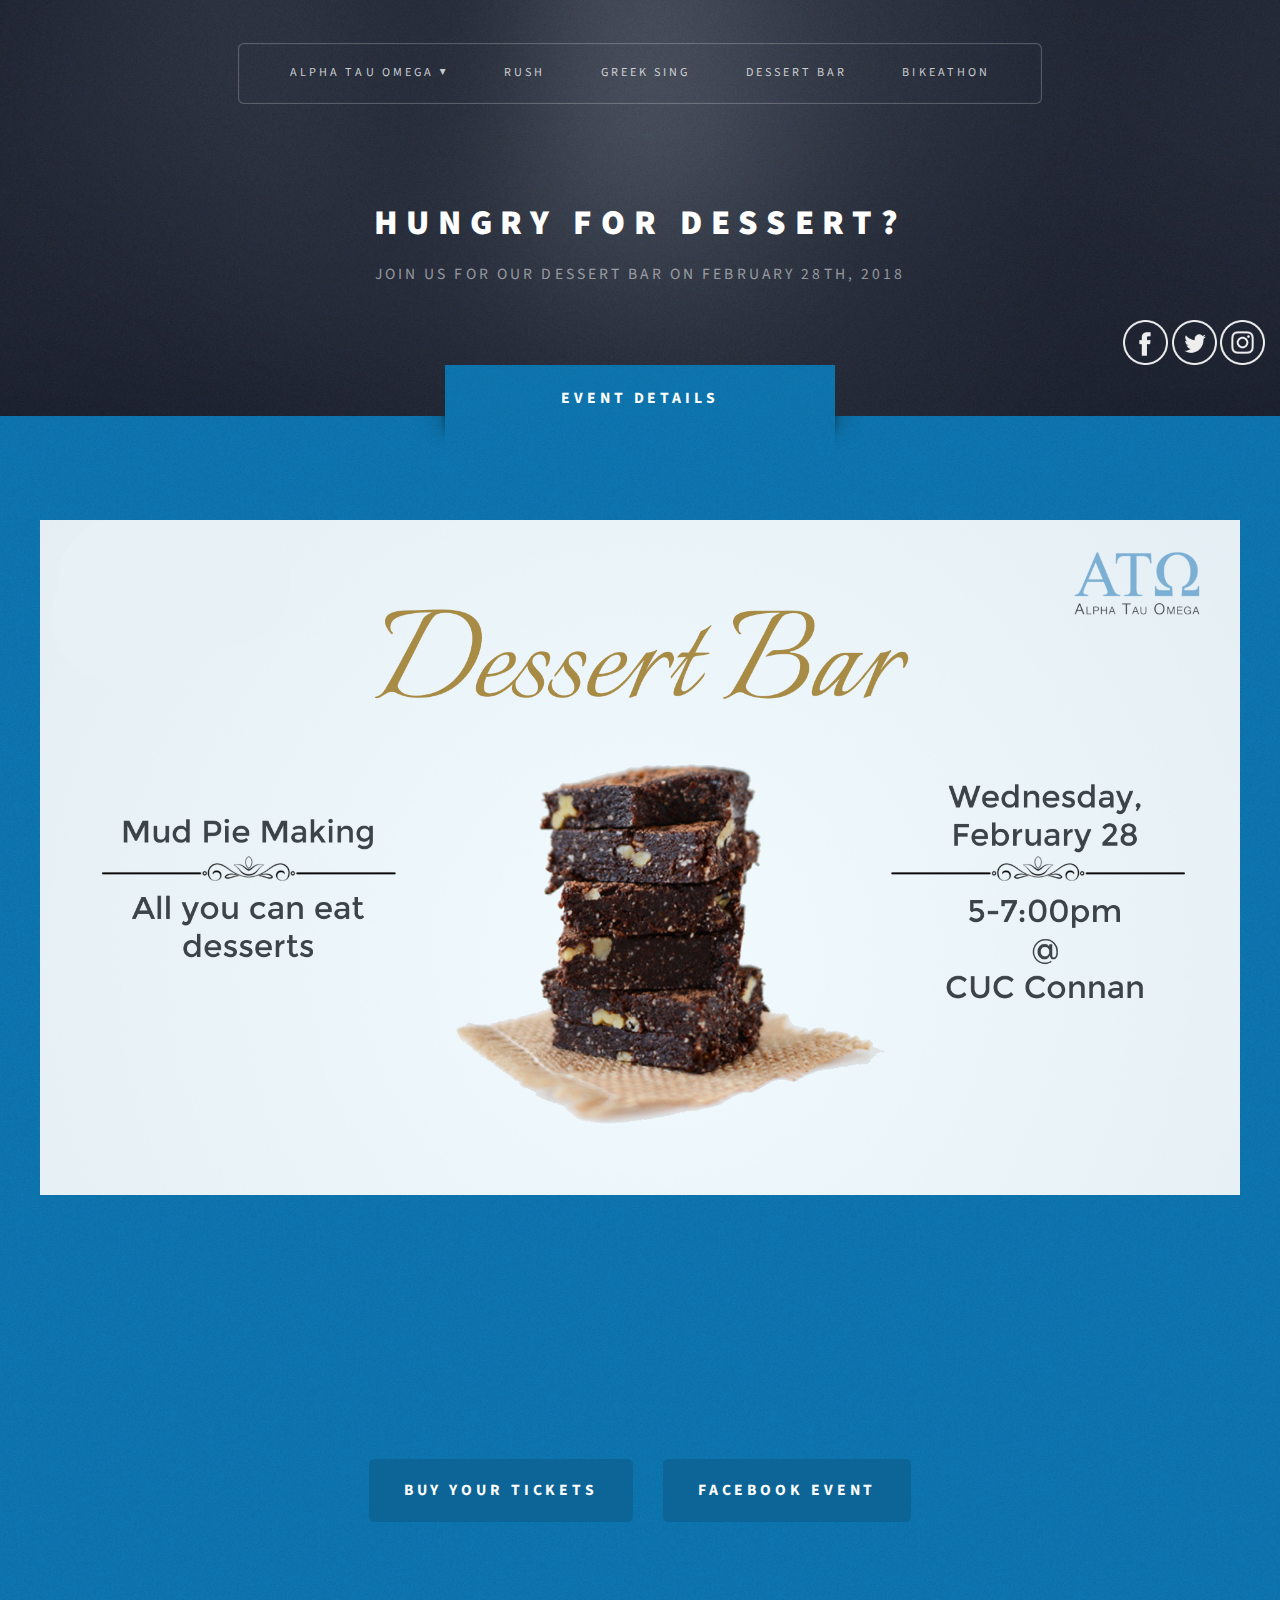
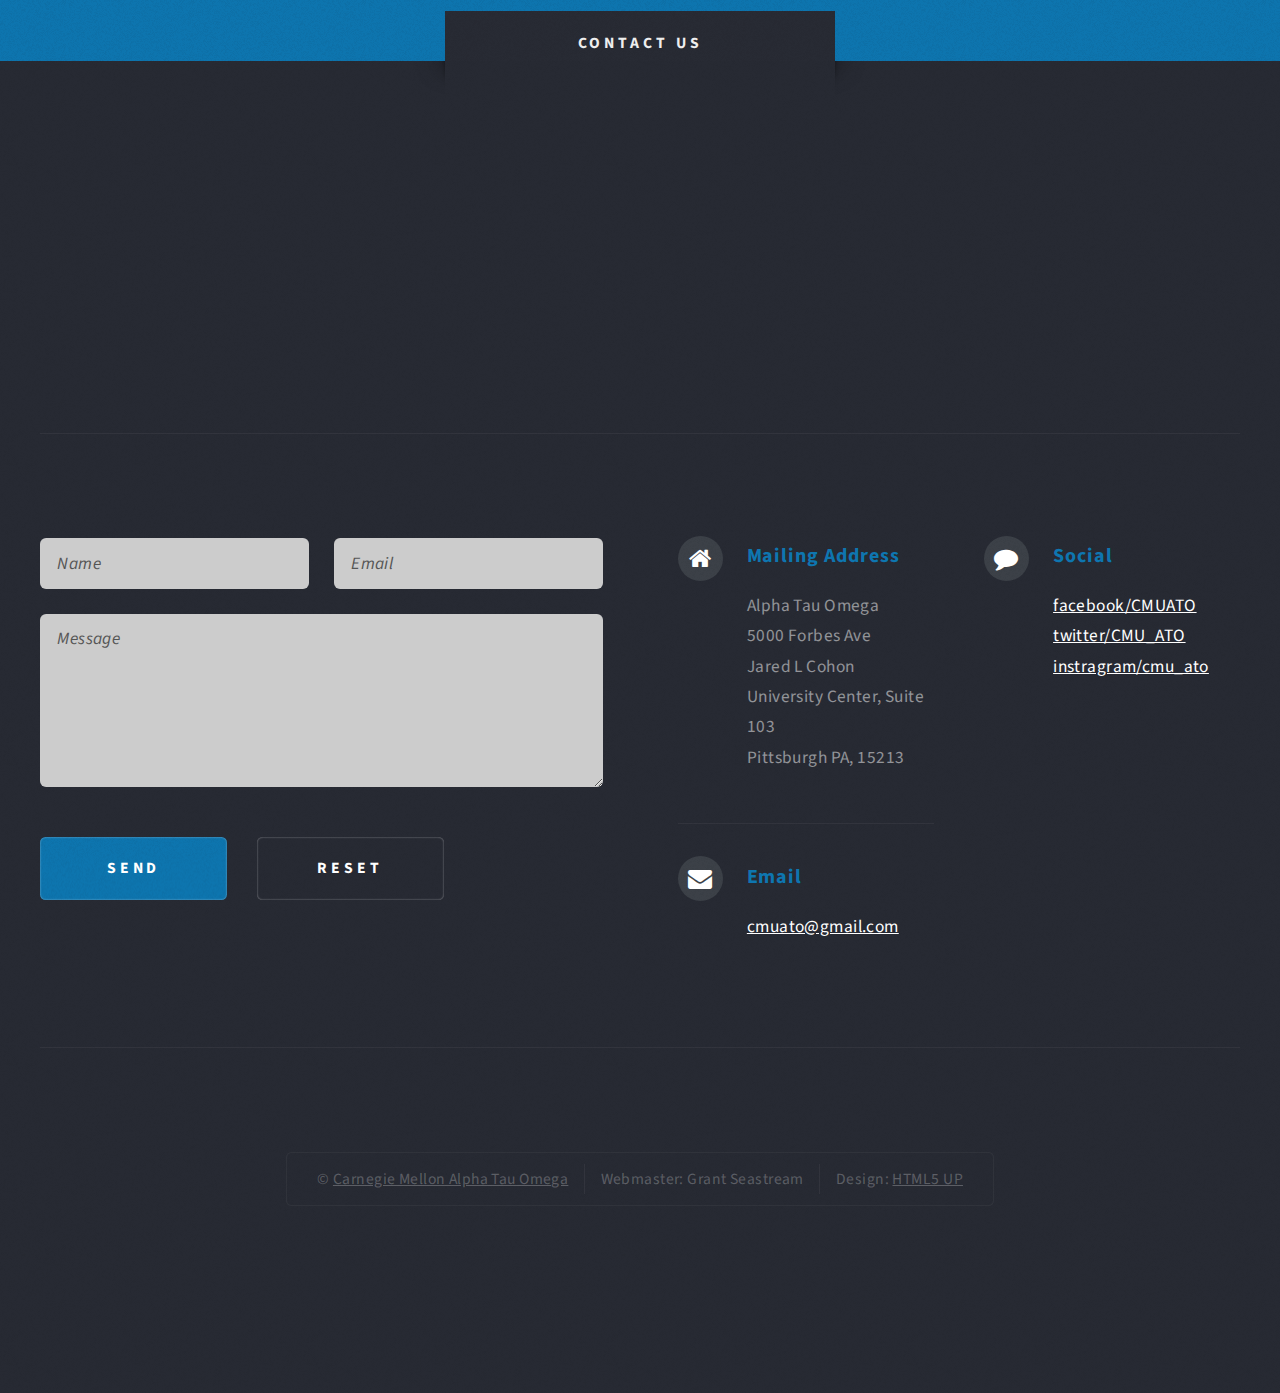
<file: dessert.html>
<!DOCTYPE HTML>
<!--
    Escape Velocity by HTML5 UP
    html5up.net | @ajlkn
    Free for personal and commercial use under the CCA 3.0 license (html5up.net/license)
-->
<html>
    <head>
        <!-- Global site tag (gtag.js) - Google Analytics -->
        <script async src="https://www.googletagmanager.com/gtag/js?id=UA-111884318-1"></script>
        <script>
            window.dataLayer = window.dataLayer || [];
            function gtag(){dataLayer.push(arguments);}
            gtag('js', new Date());

            gtag('config', 'UA-111884318-1');
        </script>

        <title>Dessert Bar | ATO</title>
        <meta charset="utf-8" />
        <meta name="viewport" content="width=device-width, initial-scale=1" />

        <!-- Facebook link preview properties -->
        <meta property="og:image" content="http://www.cmuato.org/photos/dessertbar.jpg" />
        <meta property="og:description" content="Hungry for desserts? Satisfy your sweet tooth with the brothers of Alpha Tau Omega to help us raise money for Camp Kesem." />

        <link rel="icon" href="photos/cross.png"/>
        <link rel="stylesheet" href="assets/css/main.css"/>
        <link rel="stylesheet" href="stylesheets/animate.css"/>
        <script src="scripts/wow.min.js"></script>
        <script src="scripts/keypress-2.1.4.min.js"></script>
    </head>
    <body>

        <div id="page-wrapper">
            <a name="top"></a>

            <!-- Header -->
                <div id="header-wrapper" class="wrapper">
                    <div id="header">

                        <!-- Logo -->
                            <div id="logo">
                                <h1 style="padding-top:10px" class="style2 wow bounceIn">Hungry for dessert?</h1>
                                <p class="style2 wow slideInUp">Join us for our Dessert Bar on February 28th, 2018</p>
                                <br>
                                <div class="row">
                                    <div class="10u 6u(mobile)"></div>
                                    <div class="2u 6u(mobile)">
                                        <a class="wow bounceIn" href="https://www.facebook.com/CMUATO" target="_blank"><img width="45px" class="socialMediaIcon wow bounceIn" src="photos/facebook.png"></a>
                                        <a class="wow bounceIn" href="https://twitter.com/CMU_ATO" target="_blank"><img width="45px" class="socialMediaIcon wow bounceIn" src="photos/twitter.png"></a>
                                        <a class="wow bounceIn" href="https://www.instagram.com/cmu_ato/" target="_blank"><img width="45px" class="socialMediaIcon wow bounceIn" src="photos/instagram.png"></a>
                                    </div>
                                </div>
                            </div>

                        <!-- Nav -->
                            <nav id="nav">
                                <ul>
                                    <li><a href="index.html">Alpha Tau Omega ▼</a>
                                        <ul>
                                            <li><a href="index.html#who">Who We Are</a></li>
                                            <li><a href="index.html#what">What We Do</a></li>
                                            <li><a href="index.html#brothers">The Brothers</a></li>
                                            <li><a href="index.html#contact">Contact Us</a></li>
                                        </ul>
                                    </li>
                                    <li><a href="rush.html">Rush</a></li>
                                    <li><a href="greeksing.html">Greek Sing</a></li>
                                    <li><a href="#top">Dessert Bar</a></li>
                                    <li><a href="http://bikeathon.cmuato.org" target="_blank">Bikeathon</a></li>
                                </ul>
                            </nav>

                    </div>
                </div>

            <!-- Intro -->
                <div id="intro-wrapper" class="wrapper style1">
                    <a name="details"><div class="title">Event Details</div></a>
                    <section id="intro" class="container">
                        <a class="image featured wow bounceIn">
                            <img src="photos/dessertbar.jpg" alt=""/>
                        </a>
                        <p class="style1 wow slideInUp">Come enjoy some sweets with us!</p>
                        <p class="wow slideInUp">Join the brothers of Alpha Tau Omega for an all you can eat dessert bar! Not only will you be satisfying your sweet tooth, but you'll also be helping us raise money for Camp Kesem! There will be cookies, brownies, ice cream, and a create-your-own mud pie! Bring your friends for even more fun!</p>
                        <div class="row">
                            <div class="12u">
                                <ul class="actions">
                                    <li><a href="https://docs.google.com/forms/d/e/1FAIpQLSeSxqxAcvEVLpU--v5AyB5CpRKxzlIcFdUxH1h534KPVykniQ/viewform?usp=sf_link" target="_blank"><input type="submit" style="background-color:#0C6596;color:white" class="styleButton" value="Buy Your Tickets" /></a></li>
                                    <li><a href="https://www.facebook.com/events/1845119165794919/" target="_blank"><input type="submit" style="background-color:#0C6596;color:white" class="styleButton" value="Facebook Event" /></a></li>
                                </ul>
                            </div>
                        </div>
                    </section>
                </div>

            <!-- Footer -->
                <div id="footer-wrapper" class="wrapper">
                    <a name="contact"><div class="title">Contact Us</div></a>
                    <div id="footer" class="container">
                        <header class="style1">
                            <h2 class="wow slideInUp">Reach out to us!</h2>
                            <p class="wow slideInUp">
                                Send us questions, suggestions, or just say hello.
                            </p>
                        </header>
                        <hr />
                        <div class="row 150%">
                            <div class="6u 12u(mobile)">

                                <!-- Contact Form -->
                                    <section>
                                        <form id="contactform" method="POST">
                                            <div class="row 50%">
                                                <div class="6u 12u(mobile)">
                                                    <input type="text" name="name" id="contact-name" placeholder="Name" />
                                                </div>
                                                <div class="6u 12u(mobile)">
                                                    <input type="text" name="email" id="contact-email" placeholder="Email" />
                                                </div>
                                            </div>
                                            <div class="row 50%">
                                                <div class="12u">
                                                    <textarea name="message" id="contact-message" placeholder="Message" rows="4"></textarea>
                                                </div>
                                            </div>
                                            <input type="text" name="_gotcha" style="display:none"/>
                                            <div class="row">
                                                <div class="12u">
                                                    <ul class="actions">
                                                        <li><input type="submit" class="style1" value="Send" /></li>
                                                        <li><input type="reset" class="style2" value="Reset" /></li>
                                                    </ul>
                                                </div>
                                            </div>
                                        </form>
                                        <script>
                                            var contactform =  document.getElementById('contactform');
                                            contactform.setAttribute('action', 'https://formspree.io/' + 'cmuato@gmail.com');
                                        </script>
                                    </section>

                            </div>
                            <div class="6u 12u(mobile)">

                                <!-- Contact -->
                                    <section class="feature-list small">
                                        <div class="row">
                                            <div class="6u 12u(mobile)">
                                                <section>
                                                    <h3 class="icon fa-home">Mailing Address</h3>
                                                    <p>
                                                    Alpha Tau Omega<br/>
                                                    5000 Forbes Ave<br/>
                                                    Jared L Cohon University Center, Suite 103<br/>
                                                    Pittsburgh PA, 15213
                                                    </p>
                                                </section>
                                            </div>
                                            <div class="6u 12u(mobile)">
                                                <section>
                                                    <h3 class="icon fa-comment">Social</h3>
                                                    <p>
                                                        <a href="https://www.facebook.com/CMUATO" target="_blank">facebook/CMUATO</a><br />
                                                        <a href="https://twitter.com/CMU_ATO" target="_blank">twitter/CMU_ATO</a><br />
                                                        <a href="https://www.instagram.com/cmu_ato/" target="_blank">instragram/cmu_ato</a><br />
                                                    </p>
                                                </section>
                                            </div>
                                        </div>
                                        <div class="row">
                                            <div class="6u 12u(mobile)">
                                                <section>
                                                    <h3 class="icon fa-envelope">Email</h3>
                                                    <p>
                                                        <a href="mailto:cmuato@gmail.com" target="_blank">cmuato@gmail.com</a>
                                                    </p>
                                                </section>
                                            </div>
                                        </div>
                                    </section>
                            </div>
                        </div>
                        <hr />
                    </div>
                    <div id="copyright">
                        <ul>
                            <li>&copy; <a href="index.html">Carnegie Mellon Alpha Tau Omega</a></li><li>Webmaster: Grant Seastream</li><li>Design: <a href="http://html5up.net" target="_blank">HTML5 UP</a></li>
                        </ul>
                    </div>
                </div>
        </div>
            <script src="assets/js/jquery.min.js"></script>
            <script src="assets/js/jquery.dropotron.min.js"></script>
            <script src="assets/js/skel.min.js"></script>
            <script src="assets/js/skel-viewport.min.js"></script>
            <script src="assets/js/util.js"></script>
            <script src="assets/js/keypressmain.js"></script>
            <script src="assets/js/main.js"></script>
    </body>
</html>
</file>
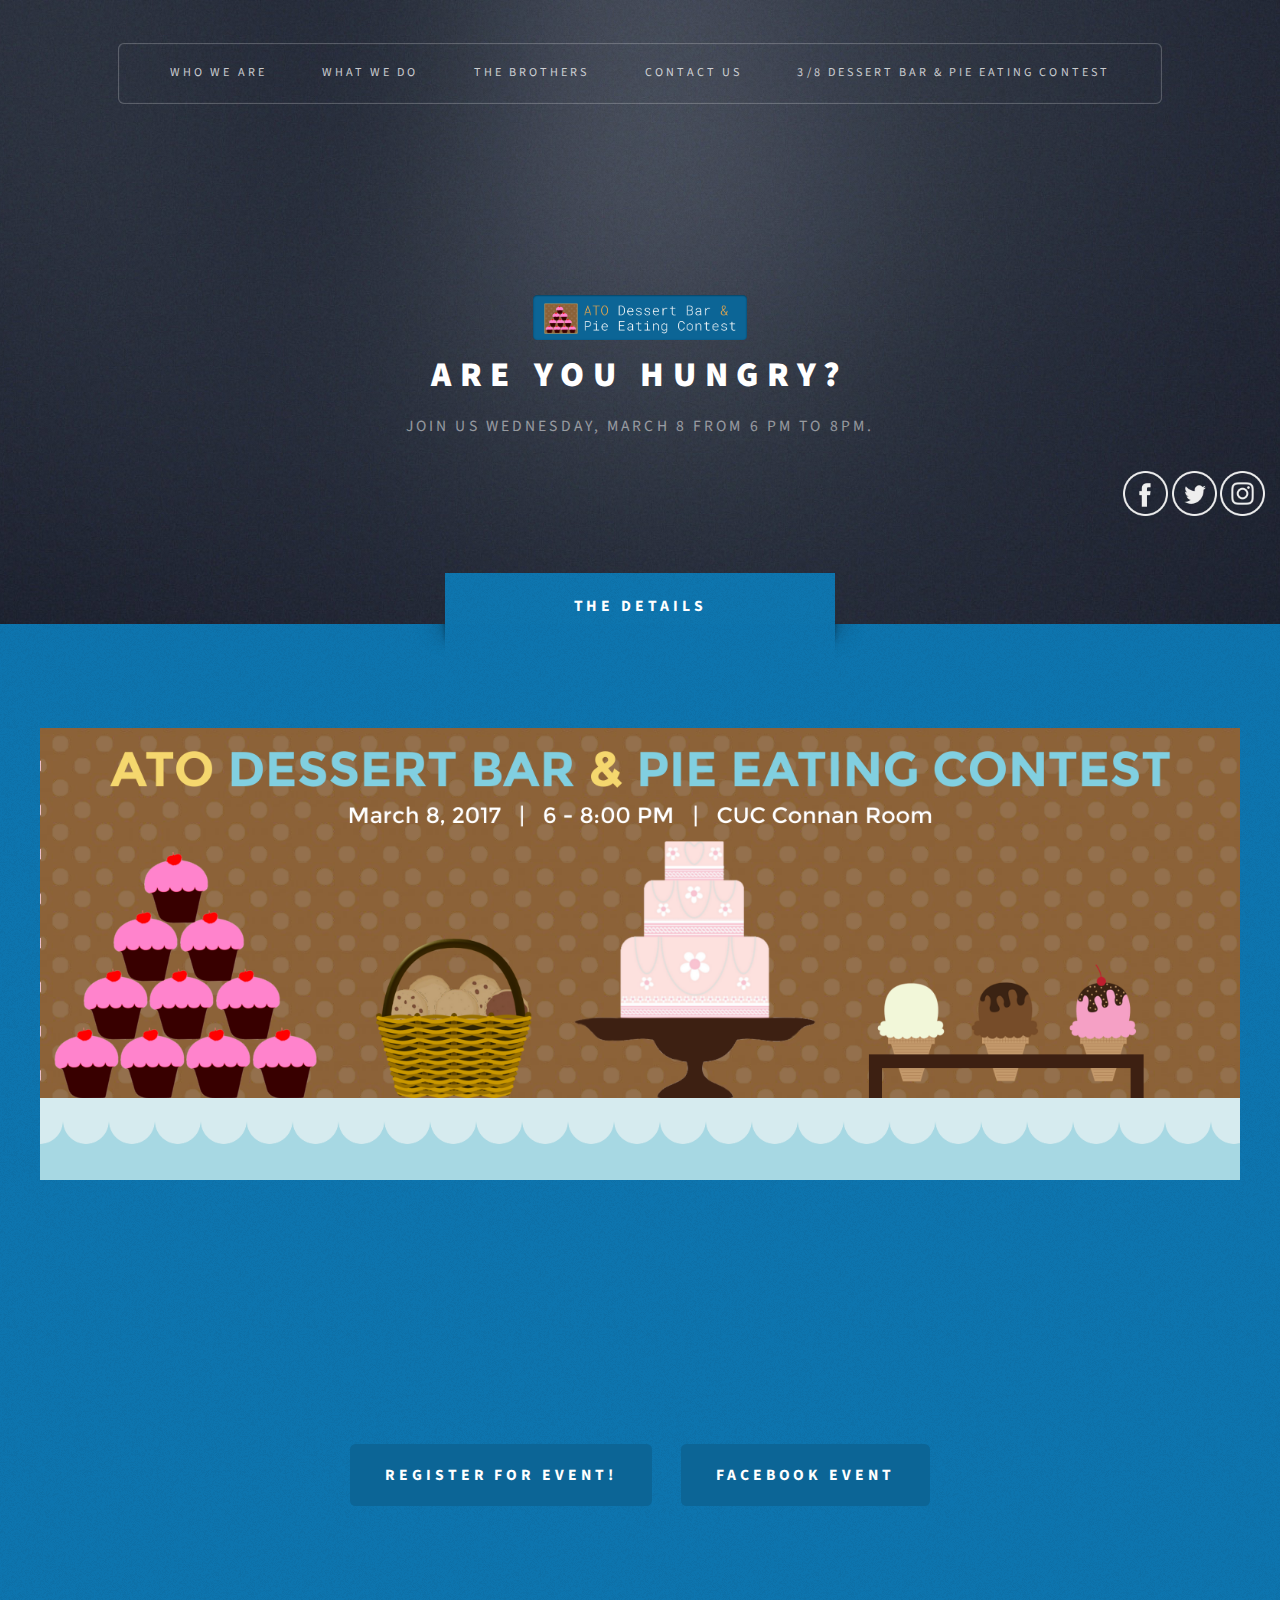
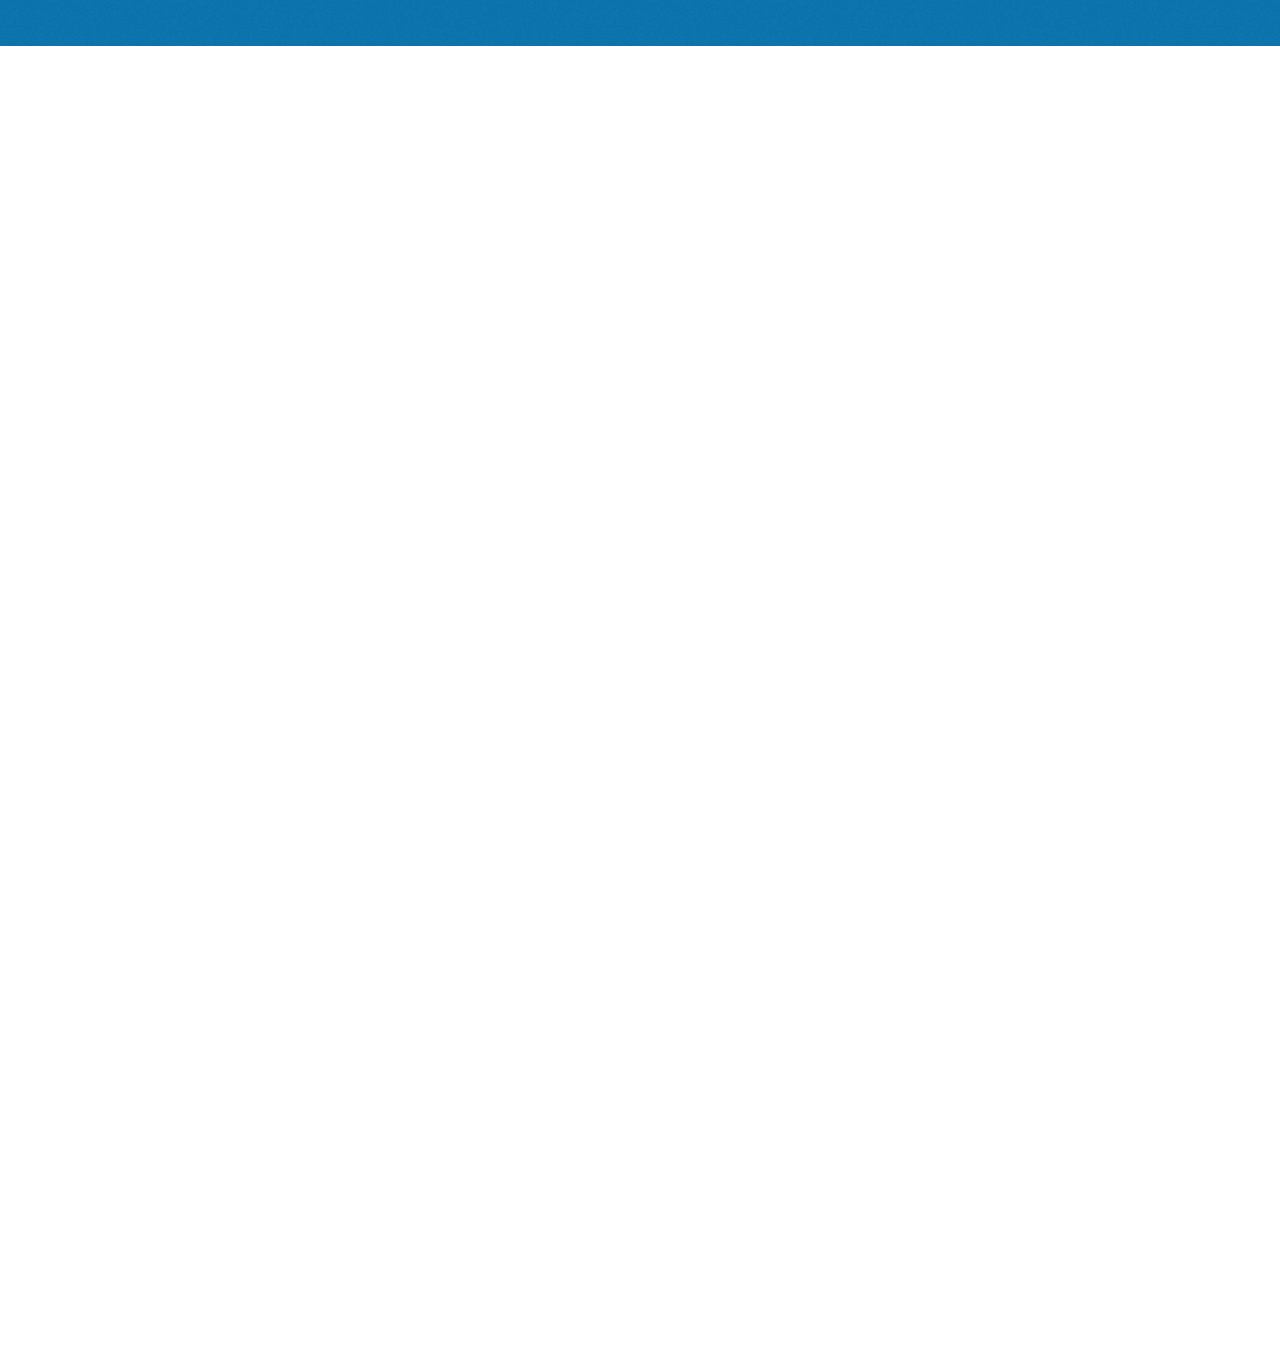
<file: dessertbar.html>
<!DOCTYPE HTML>
<!--
	Escape Velocity by HTML5 UP
	html5up.net | @ajlkn
	Free for personal and commercial use under the CCA 3.0 license (html5up.net/license)
-->
<html>
	<head>
		<title>CMU Alpha Tau Omega</title>
		<meta charset="utf-8" />
		<meta name="viewport" content="width=device-width, initial-scale=1" />

		<link rel="stylesheet" href="assets/css/main.css"/>
    	<link rel="stylesheet" href="stylesheets/animate.css"/>
	    <script src="scripts/wow.min.js"></script>
     	<script type="text/javascript">
		    window.heap=window.heap||[],heap.load=function(e,t){window.heap.appid=e,window.heap.config=t=t||{};var r=t.forceSSL||"https:"===document.location.protocol,a=document.createElement("script");a.type="text/javascript",a.async=!0,a.src=(r?"https:":"http:")+"//cdn.heapanalytics.com/js/heap-"+e+".js";var n=document.getElementsByTagName("script")[0];n.parentNode.insertBefore(a,n);for(var o=function(e){return function(){heap.push([e].concat(Array.prototype.slice.call(arguments,0)))}},p=["addEventProperties","addUserProperties","clearEventProperties","identify","removeEventProperty","setEventProperties","track","unsetEventProperty"],c=0;c<p.length;c++)heap[p[c]]=o(p[c])};
		      heap.load("3083052150");
		</script>
		<!-- <script src="scripts/keypress-2.1.4.min.js"></script>  -->
	</head>
	<body class="homepage">
              
		<div id="page-wrapper">

			<!-- Header -->
				<div id="header-wrapper" class="wrapper">
					<div id="header">
					
						<!-- Logo -->
							<div id="logo">
								<img class="wow bounceIn 2u 4u(mobile)" src="photos/dessertIcon.png" alt=""/>

								<h1 style="padding-top:10px" class="style2 wow bounceIn">Are you Hungry?</h1>					
								<p class="style2 wow slideInUp">Join us Wednesday, March 8 from 6 pm to 8pm.</p>
								<br>
								<div class="row">
					    <div class="10u 6u(mobile)"></div>
					    <div class="2u 6u(mobile)">
					    	<a clas="wow bounceIn" href="https://www.facebook.com/CMUATO"><img width="45px" class="socialMediaIcon wow bounceIn" src="photos/facebook.png"></a>
							<a clas="wow bounceIn" href="https://twitter.com/CMU_ATO"><img width="45px" class="socialMediaIcon wow bounceIn" src="photos/twitter.png"></a>
							<a class="wow bounceIn" href="https://www.instagram.com/cmu_ato/"><img width="45px" class="socialMediaIcon" src="photos/instagram.png"></a>
						</div>
						</div>

							</div>

						<!-- Nav -->
						<nav id="nav">

							<ul>
								<li><a href="index.html#who">Who We Are</a></li>
								<li><a href="index.html#what">What We Do</a></li>
								<li><a href="index.html#brothers">The Brothers</a></li>
								<li><a href="index.html#contact">Contact Us</a></li>
								<li><a href="dessertbar">3/8 Dessert Bar & Pie Eating Contest</a></li>
							</ul>
						</nav>
					</div>
				</div>

			<!-- Intro -->
				<div id="intro-wrapper" class="wrapper style1 wow bounceInUp">
					<a name="who"><div class="title">The Details</div></a>
					<section id="intro" class="container">

						<a href="#" class="image featured wow bounceIn">
							<img src="images/dessertBar.png" alt=""/>
						</a>

						<p class="style1 wow slideInUp">Come enjoy some sweets with us!
						</p>
						<p class="wow slideInUp">Come out to Alpha Tau Omega's all you can eat dessert bar event with an apple pie eating contest! Not only will you be satisfying your sweet tooth but also be helping raise money for Shriners Hospitals for Childen! We'll have cookies, brownies, ice creams with toppings, pies, and lactose free/gluten free alternatives.</p>
						<div class="row">
							<div class="12u">
								<ul class="actions">
									<li><a href="https://docs.google.com/forms/d/e/1FAIpQLSfg0x_PDBjhHE16kPJekEyhiugGkgZHfEXgyvAyzAVJn32bGw/viewform"><input type="submit" style="background-color:#0C6596;color:white" class="styleButton" value="Register for Event!" /></a></li>
									<li><a href="https://www.facebook.com/events/1216613515054048/"><input type="submit" style="background-color:#0C6596;color:white" class="styleButton" value="Facebook Event" /></a></li>
								</ul>
							</div>
						</div>
					</section>
				</div>

			<!-- Footer -->
				<div id="footer-wrapper" class="wrapper wow bounceInUp">
					<a name="contact"><div class="title">Contact Us</div></a>
					<div id="footer" class="container">
						<header class="style1">
							<h2 class="wow slideInUp">Reach out to us!</h2>
							<p class="wow slideInUp">
								Send us questions, suggestions, or just say hello.
							</p>
						</header>
						<hr />
						<div class="row 150%">
							<div class="6u 12u(mobile)">

								<!-- Contact Form -->
									<section>
										<form id="contactform" method="POST">
											<div class="row 50%">
												<div class="6u 12u(mobile)">
													<input type="text" name="name" id="contact-name" placeholder="Name" />
												</div>
												<div class="6u 12u(mobile)">
													<input type="text" name="email" id="contact-email" placeholder="Email" />
												</div>
											</div>
											<div class="row 50%">
												<div class="12u">
													<textarea name="message" id="contact-message" placeholder="Message" rows="4"></textarea>
												</div>
											</div>
											<input type="text" name="_gotcha" style="display:none"/>
											<div class="row">
												<div class="12u">
													<ul class="actions">
														<li><input type="submit" class="style1" value="Send" /></li>
														<li><input type="reset" class="style2" value="Reset" /></li>
													</ul>
												</div>
											</div>
										</form>
										<script>
										    var contactform =  document.getElementById('contactform');
										    contactform.setAttribute('action', 'https://formspree.io/' + 'bschmuck' + '@' + 'andrew.cmu' + '.' + 'edu');
										</script>

									</section>

							</div>
							<div class="6u 12u(mobile)">
								<!-- Contact -->
									<section class="feature-list small">
										<div class="row">
											<div class="6u 12u(mobile)">
												<section>
													<h3 class="icon fa-home">Mailing Address</h3>
													<p>
													Alpha Tau Omega<br/>
													Student Life Office<br/>
													1060 Morewood Ave<br/>
													Pittsburgh PA, 15289
													</p>
												</section>
											</div>
											<div class="6u 12u(mobile)">
												<section>
													<h3 class="icon fa-comment">Social</h3>
													<p>
														<a href="https://www.facebook.com/CMUATO">facebook/CMUATO</a>
														<a href="https://www.instagram.com/cmu_ato/">instragram/cmu_ato</a><br />
														<a href="https://twitter.com/CMU_ATO">twitter/CMU_ATO</a><br />
													</p>
												</section>
											</div>
										</div>
									</section>
							</div>
						</div>
						<hr />
					</div>
					<div id="copyright">
						<ul>
							<li>&copy; Carnegie Mellon Alpha Tau Omega</li><li>Website: Brandon Schmuck</li><li>Template Design: <a href="http://html5up.net">HTML5 UP</a></li>
						</ul>
					</div>
				</div>
		</div>
			<script src="assets/js/jquery.min.js"></script>
			<script src="assets/js/jquery.dropotron.min.js"></script>
			<script src="assets/js/skel.min.js"></script>
			<script src="assets/js/skel-viewport.min.js"></script>
			<script src="assets/js/util.js"></script>
			<!-- <script src="assets/js/keypressmain.js"</script> -->
			<script src="assets/js/main.js"></script>
	</body>
</html>
</file>
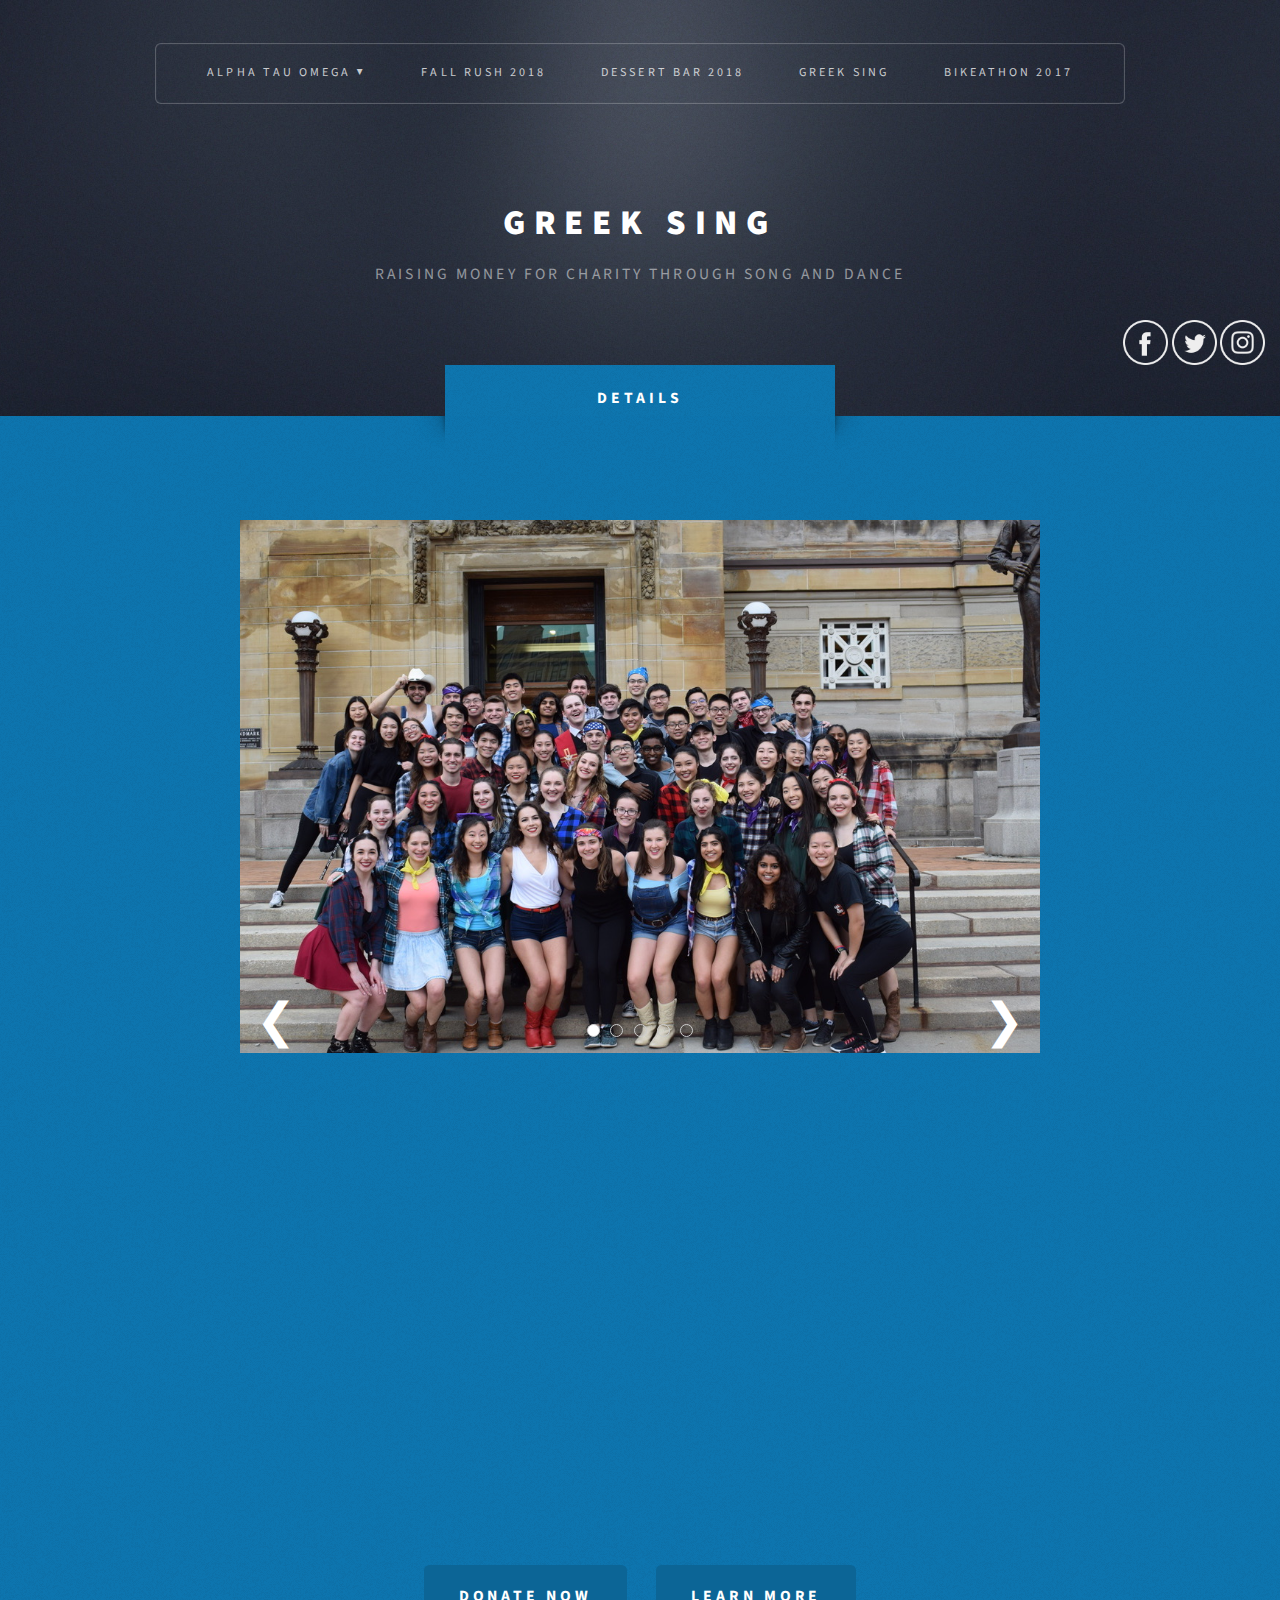
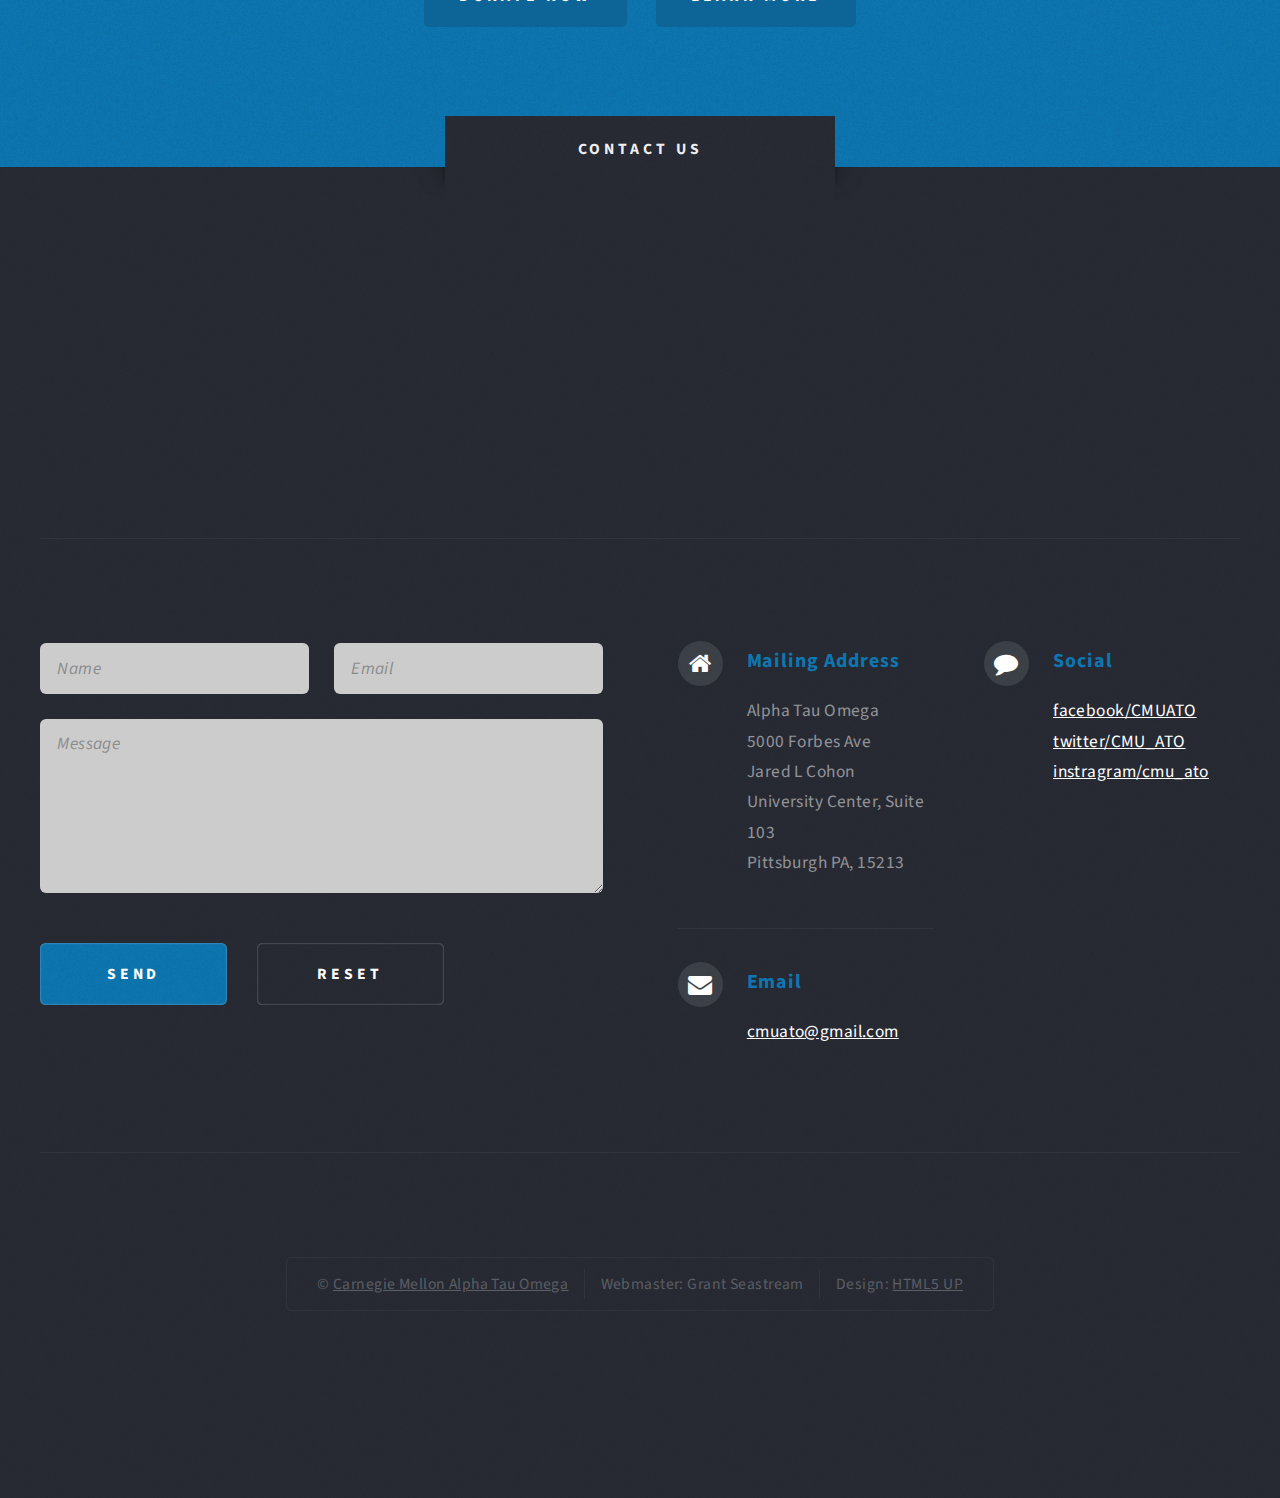
<file: greeksing.html>
<!DOCTYPE HTML>
<!--
    Escape Velocity by HTML5 UP
    html5up.net | @ajlkn
    Free for personal and commercial use under the CCA 3.0 license (html5up.net/license)
-->
<html>
    <head>
        <!-- Global site tag (gtag.js) - Google Analytics -->
        <script async src="https://www.googletagmanager.com/gtag/js?id=UA-111884318-1"></script>
        <script>
            window.dataLayer = window.dataLayer || [];
            function gtag(){dataLayer.push(arguments);}
            gtag('js', new Date());

            gtag('config', 'UA-111884318-1');
        </script>

        <title>Greek Sing | ATO</title>
        <meta charset="utf-8" />
        <meta name="viewport" content="width=device-width, initial-scale=1" />

        <!-- Facebook link preview properties -->
        <meta property="og:image" content="http://cmuato.org/photos/gs1.png" />
        <meta property="og:description" content="Alpha Tau Omega is a proud participant of the annual Greek Sing philanthropy event." />

        <link rel="icon" href="photos/cross.png"/>
        <link rel="stylesheet" href="stylesheets/w3.css">
        <link rel="stylesheet" href="assets/css/main.css"/>
        <link rel="stylesheet" href="stylesheets/animate.css"/>
        <script src="scripts/wow.min.js"></script>
        <script src="scripts/keypress-2.1.4.min.js"></script>
        <style>
            .mySlides {display:none}
            .w3-left, .w3-right, .w3-badge {cursor:pointer}
            .w3-badge {height:13px;width:13px;padding:0}
        </style>
    </head>
    <body>

        <div id="page-wrapper">
            <a name="top"></a>

            <!-- Header -->
                <div id="header-wrapper" class="wrapper">
                    <div id="header">

                        <!-- Logo -->
                            <div id="logo">
                                <h1 style="padding-top:10px" class="style2 wow bounceIn">Greek Sing</h1>
                                <p class="style2 wow slideInUp">Raising money for charity through song and dance</p>
                                <br>
                                <div class="row">
                                    <div class="10u 6u(mobile)"></div>
                                    <div class="2u 6u(mobile)">
                                        <a class="wow bounceIn" href="https://www.facebook.com/CMUATO" target="_blank"><img width="45px" class="socialMediaIcon wow bounceIn" src="photos/facebook.png"></a>
                                        <a class="wow bounceIn" href="https://twitter.com/CMU_ATO" target="_blank"><img width="45px" class="socialMediaIcon wow bounceIn" src="photos/twitter.png"></a>
                                        <a class="wow bounceIn" href="https://www.instagram.com/cmu_ato/" target="_blank"><img width="45px" class="socialMediaIcon wow bounceIn" src="photos/instagram.png"></a>
                                    </div>
                                </div>
                            </div>

                        <!-- Nav -->
                            <nav id="nav">
                                <ul>
                                    <li><a href="index.html">Alpha Tau Omega ▼</a>
                                        <ul>
                                            <li><a href="index.html#who">Who We Are</a></li>
                                            <li><a href="index.html#what">What We Do</a></li>
                                            <li><a href="index.html#brothers">The Brothers</a></li>
                                            <li><a href="index.html#contact">Contact Us</a></li>
                                        </ul>
                                    </li>
                                    <li><a href="rush">Fall Rush 2018</a></li>
                                    <li><a href="dessert">Dessert Bar 2018</a></li>
                                    <li><a href="#top">Greek Sing</a></li>
                                    <li><a href="http://bikeathon.cmuato.org" target="_blank">Bikeathon 2017</a></li>
                                </ul>
                            </nav>

                    </div>
                </div>

            <!-- Intro -->
                <div id="intro-wrapper" class="wrapper style1">
                    <a name="details"><div class="title">Details</div></a>
                    <section id="intro" class="container">

                        <div class="w3-content w3-display-container wow bounceIn" style="max-width:800px">
                            <img class="mySlides" src="photos/gs1.jpg" style="width:100%">
                            <img class="mySlides" src="photos/gs2.jpg" style="width:100%">
                            <img class="mySlides" src="photos/gs3.jpg" style="width:100%">
                            <img class="mySlides" src="photos/gs4.jpg" style="width:100%">
                            <img class="mySlides" src="photos/gs5.jpg" style="width:100%">
                            <div class="w3-center w3-container w3-section w3-xxxlarge w3-text-white w3-display-bottommiddle" style="width:100%">
                                <div class="w3-left w3-hover-text-khaki" onclick="plusDivs(-1)">&#10094;</div>
                                <div class="w3-right w3-hover-text-khaki" onclick="plusDivs(1)">&#10095;</div>
                                <span class="w3-badge dots w3-border w3-transparent w3-hover-white" onclick="currentDiv(1)"></span>
                                <span class="w3-badge dots w3-border w3-transparent w3-hover-white" onclick="currentDiv(2)"></span>
                                <span class="w3-badge dots w3-border w3-transparent w3-hover-white" onclick="currentDiv(3)"></span>
                                <span class="w3-badge dots w3-border w3-transparent w3-hover-white" onclick="currentDiv(4)"></span>
                                <span class="w3-badge dots w3-border w3-transparent w3-hover-white" onclick="currentDiv(5)"></span>
                            </div>
                        </div>

                        <p class="wow bounceIn">ATO performs Newsies</p>

                        <br />

                        <p class="style1 wow slideInUp">Greek Sing!</p>

                        <p class="wow slideInUp">Alpha Tau Omega is a proud participant of the annual Greek Sing philanthropy event. Every year, over 1,000 members of Carnegie Mellon's Greek Community join forces to raise money for a charitable organization by writing, producing, and performing 15 minute musicals. In 2017, the Greek Community set a goal to raise $150,000 in two years for <a href="http://campkesem.org/carnegiemellon" target="_blank">Camp Kesem at CMU</a>, a nationwide community that hosts summer camps to support children through and beyond their parent's cancer. We blew past this goal, together raising over $213,000 in two years.</p>

                        <p class="wow slideInUp">In 2017, we partnered with the sisters of Alpha Chi Omega to perform <a href="https://youtu.be/Qzft7ANGW7k" target="_blank">The Little Mermaid</a>. For this past year's Greek Sing 2018, we rocked the singles category with our rendition of <a href="https://youtu.be/w8Aq9_05khk">Newsies</a>, taking home the First Place trophy for the division! We're so proud of the work we did along with the rest of Greek Community in putting on amazing shows and raising an incredible amount of money, and we can't wait for next year, this time in support of <a href="https://412foodrescue.org/" target="_blank">412 Food Rescue</a>!</p>

                        <div class="row">
                            <div class="12u">
                                <ul class="actions">
                                    <li><a href="https://www.crowdrise.com/o/en/campaign/greek-sing-2018/cmuato" target="_blank"><input type="submit" style="background-color:#0C6596;color:white" class="styleButton" value="Donate Now" /></a></li>
                                    <li><a href="https://www.facebook.com/pg/GreekSing/about/" target="_blank"><input type="submit" style="background-color:#0C6596;color:white" class="styleButton" value="Learn More" /></a></li>
                                </ul>
                            </div>
                        </div>
                    </section>
                </div>

            <!-- Footer -->
                <div id="footer-wrapper" class="wrapper">
                    <a name="contact"><div class="title">Contact Us</div></a>
                    <div id="footer" class="container">
                        <header class="style1">
                            <h2 class="wow slideInUp">Reach out to us!</h2>
                            <p class="wow slideInUp">
                                Send us questions, suggestions, or just say hello.
                            </p>
                        </header>
                        <hr />
                        <div class="row 150%">
                            <div class="6u 12u(mobile)">

                                <!-- Contact Form -->
                                    <section>
                                        <form id="contactform" method="POST">
                                            <div class="row 50%">
                                                <div class="6u 12u(mobile)">
                                                    <input type="text" name="name" id="contact-name" placeholder="Name" />
                                                </div>
                                                <div class="6u 12u(mobile)">
                                                    <input type="text" name="email" id="contact-email" placeholder="Email" />
                                                </div>
                                            </div>
                                            <div class="row 50%">
                                                <div class="12u">
                                                    <textarea name="message" id="contact-message" placeholder="Message" rows="4"></textarea>
                                                </div>
                                            </div>
                                            <input type="text" name="_gotcha" style="display:none"/>
                                            <div class="row">
                                                <div class="12u">
                                                    <ul class="actions">
                                                        <li><input type="submit" class="style1" value="Send" /></li>
                                                        <li><input type="reset" class="style2" value="Reset" /></li>
                                                    </ul>
                                                </div>
                                            </div>
                                        </form>
                                        <script>
                                            var contactform =  document.getElementById('contactform');
                                            contactform.setAttribute('action', 'https://formspree.io/' + 'cmuato@gmail.com');
                                        </script>
                                    </section>

                            </div>
                            <div class="6u 12u(mobile)">

                                <!-- Contact -->
                                    <section class="feature-list small">
                                        <div class="row">
                                            <div class="6u 12u(mobile)">
                                                <section>
                                                    <h3 class="icon fa-home">Mailing Address</h3>
                                                    <p>
                                                    Alpha Tau Omega<br/>
                                                    5000 Forbes Ave<br/>
                                                    Jared L Cohon University Center, Suite 103<br/>
                                                    Pittsburgh PA, 15213
                                                    </p>
                                                </section>
                                            </div>
                                            <div class="6u 12u(mobile)">
                                                <section>
                                                    <h3 class="icon fa-comment">Social</h3>
                                                    <p>
                                                        <a href="https://www.facebook.com/CMUATO" target="_blank">facebook/CMUATO</a><br />
                                                        <a href="https://twitter.com/CMU_ATO" target="_blank">twitter/CMU_ATO</a><br />
                                                        <a href="https://www.instagram.com/cmu_ato/" target="_blank">instragram/cmu_ato</a><br />
                                                    </p>
                                                </section>
                                            </div>
                                        </div>
                                        <div class="row">
                                            <div class="6u 12u(mobile)">
                                                <section>
                                                    <h3 class="icon fa-envelope">Email</h3>
                                                    <p>
                                                        <a href="mailto:cmuato@gmail.com" target="_blank">cmuato@gmail.com</a>
                                                    </p>
                                                </section>
                                            </div>
                                        </div>
                                    </section>
                            </div>
                        </div>
                        <hr />
                    </div>
                    <div id="copyright">
                        <ul>
                            <li>&copy; <a href="http://cmuato.org">Carnegie Mellon Alpha Tau Omega</a></li><li>Webmaster: Grant Seastream</li><li>Design: <a href="http://html5up.net" target="_blank">HTML5 UP</a></li>
                        </ul>
                    </div>
                </div>
        </div>
            <script src="assets/js/jquery.min.js"></script>
            <script src="assets/js/jquery.dropotron.min.js"></script>
            <script src="assets/js/skel.min.js"></script>
            <script src="assets/js/skel-viewport.min.js"></script>
            <script src="assets/js/util.js"></script>
            <script src="assets/js/keypressmain.js"></script>
            <script src="assets/js/main.js"></script>
            <script src="assets/js/slideshow.js"></script>
    </body>
</html>
</file>
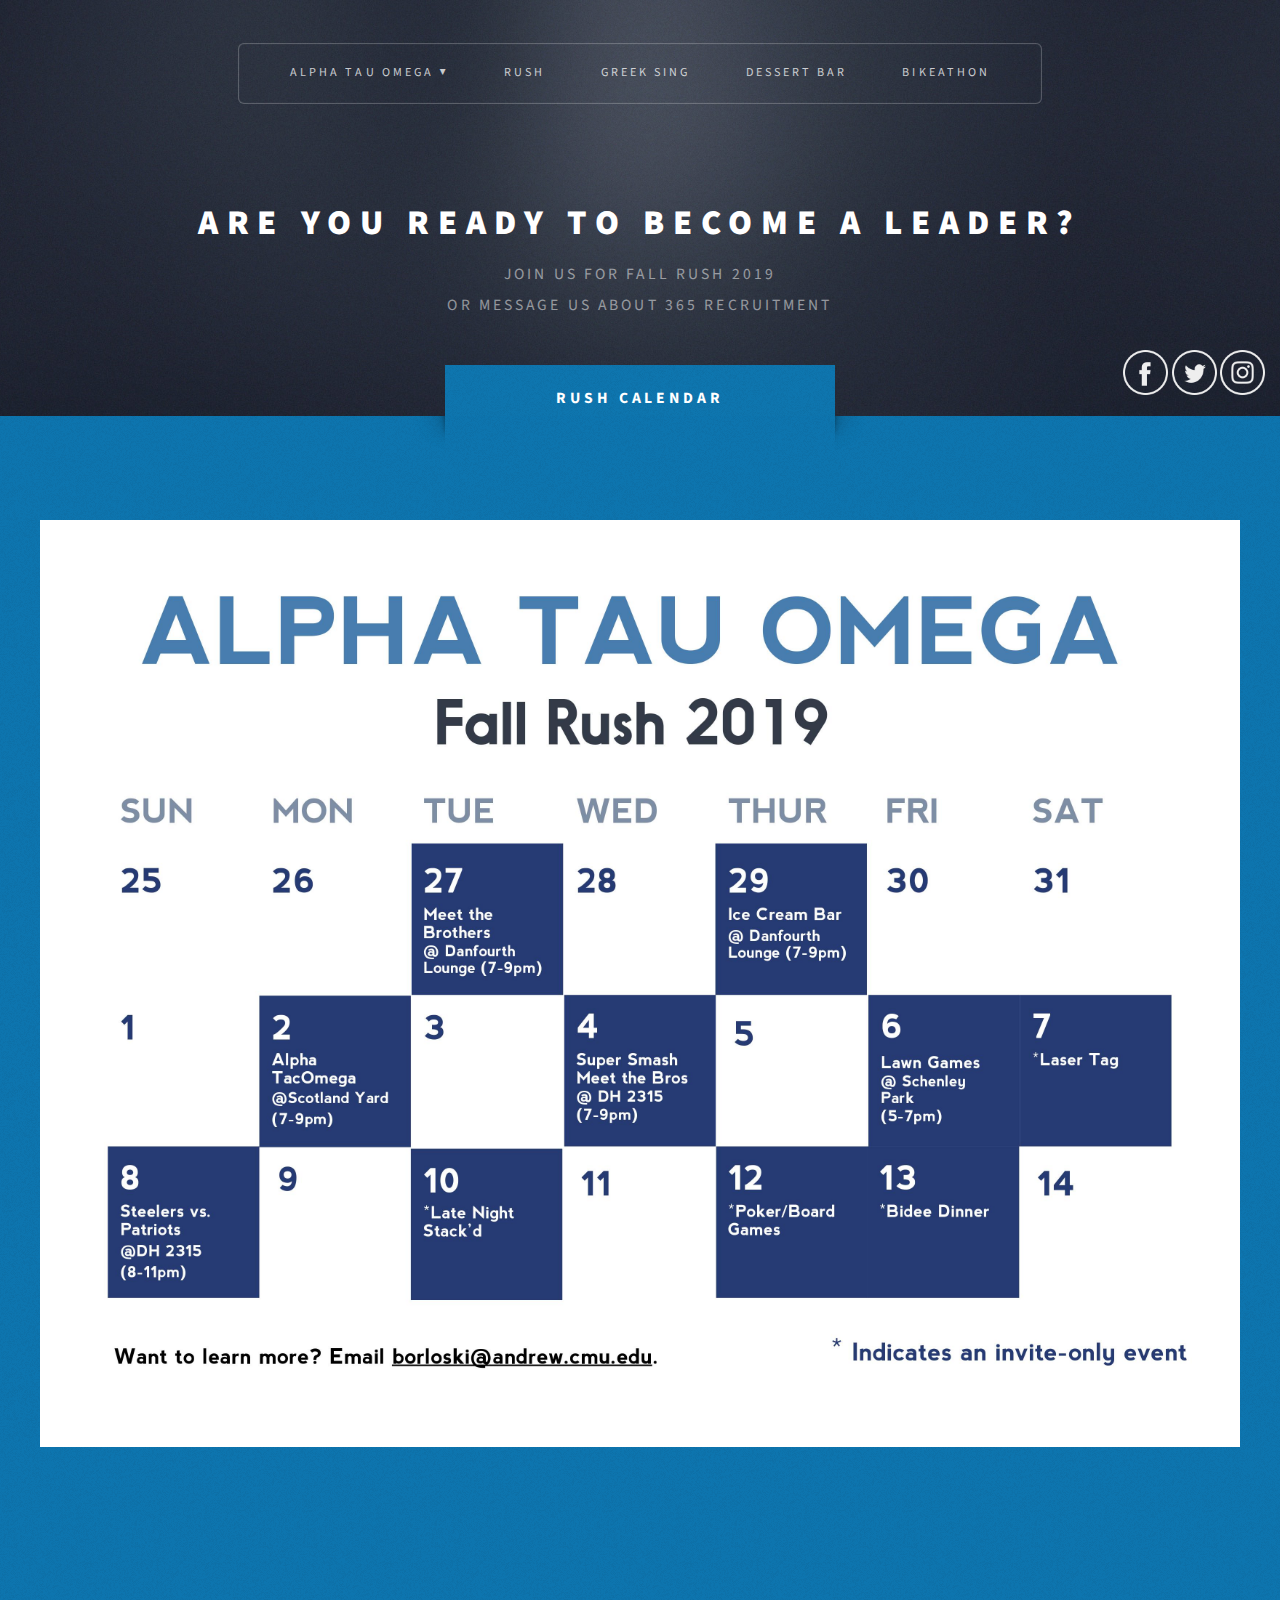
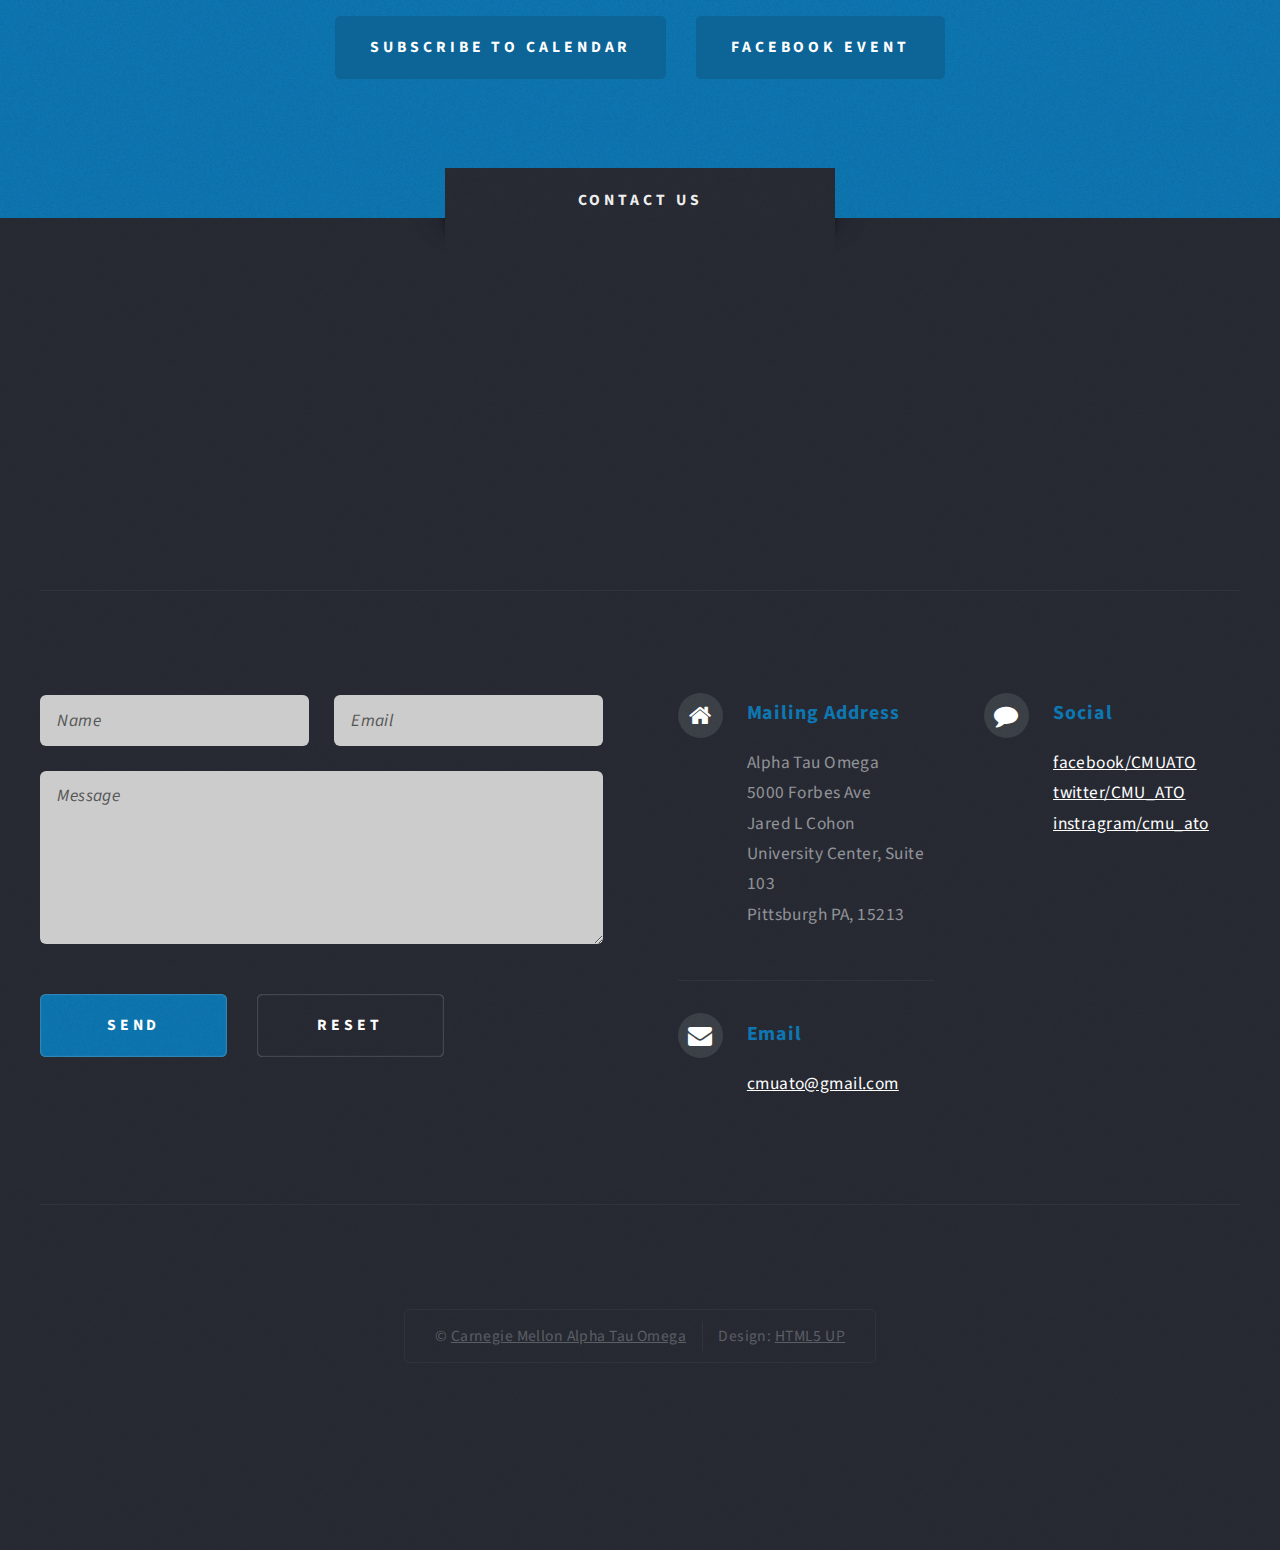
<file: rush.html>
<!DOCTYPE HTML>
<!--
    Escape Velocity by HTML5 UP
    html5up.net | @ajlkn
    Free for personal and commercial use under the CCA 3.0 license (html5up.net/license)
-->
<html>
    <head>
        <!-- Global site tag (gtag.js) - Google Analytics -->
        <script async src="https://www.googletagmanager.com/gtag/js?id=UA-111884318-1"></script>
        <script>
            window.dataLayer = window.dataLayer || [];
            function gtag(){dataLayer.push(arguments);}
            gtag('js', new Date());

            gtag('config', 'UA-111884318-1');
        </script>

        <title>Rush | ATO</title>
        <meta charset="utf-8" />
        <meta name="viewport" content="width=device-width, initial-scale=1" />

        <!-- Facebook link preview properties -->
        <meta property="og:image" content="http://www.cmuato.org/photos/rushcal.jpg" />
        <meta property="og:description" content="Are you ready to become a leader? Join the brothers of Alpha Tau Omega for this semester's rush events." />

        <link rel="icon" href="photos/cross.png"/>
        <link rel="stylesheet" href="assets/css/main.css"/>
        <link rel="stylesheet" href="stylesheets/animate.css"/>
        <script src="scripts/wow.min.js"></script>
        <script src="scripts/keypress-2.1.4.min.js"></script>
    </head>
    <body>

        <div id="page-wrapper">
            <a name="top"></a>

            <!-- Header -->
                <div id="header-wrapper" class="wrapper">
                    <div id="header">

                        <!-- Logo -->
                            <div id="logo">
                                <h1 style="padding-top:10px" class="style2 wow bounceIn">Are you ready to become a leader?</h1>
                                <p class="style2 wow slideInUp">Join us for Fall Rush 2019<br>Or message us about 365 Recruitment</p>
                                <br>
                                <div class="row">
                                    <div class="10u 6u(mobile)"></div>
                                    <div class="2u 6u(mobile)">
                                        <a class="wow bounceIn" href="https://www.facebook.com/CMUATO" target="_blank"><img width="45px" class="socialMediaIcon wow bounceIn" src="photos/facebook.png"></a>
                                        <a class="wow bounceIn" href="https://twitter.com/CMU_ATO" target="_blank"><img width="45px" class="socialMediaIcon wow bounceIn" src="photos/twitter.png"></a>
                                        <a class="wow bounceIn" href="https://www.instagram.com/cmu_ato/" target="_blank"><img width="45px" class="socialMediaIcon wow bounceIn" src="photos/instagram.png"></a>
                                    </div>
                                </div>
                            </div>

                        <!-- Nav -->
                            <nav id="nav">
                                <ul>
                                    <li><a href="index.html">Alpha Tau Omega ▼</a>
                                        <ul>
                                            <li><a href="index.html#who">Who We Are</a></li>
                                            <li><a href="index.html#what">What We Do</a></li>
                                            <li><a href="index.html#brothers">The Brothers</a></li>
                                            <li><a href="index.html#contact">Contact Us</a></li>
                                        </ul>
                                    </li>
                                    <li><a href="#top">Rush</a></li>
                                    <li><a href="greeksing.html">Greek Sing</a></li>
                                    <li><a href="dessert.html">Dessert Bar</a></li>
                                    <li><a href="http://bikeathon.cmuato.org" target="_blank">Bikeathon</a></li>
                                </ul>
                            </nav>

                    </div>
                </div>

            <!-- Intro -->
                <div id="intro-wrapper" class="wrapper style1">
                    <a name="details"><div class="title">Rush Calendar</div></a>
                    <section id="intro" class="container">
                        <a class="image featured wow bounceIn">
                            <img src="photos/FallRush2019.jpg" alt=""/>
                        </a>
                        <p class="style1 wow slideInUp">Become a Founding Father!</p>
                        <div class="row">
                            <div class="12u">
                                <ul class="actions">
                                    <li><a href="https://calendar.google.com/calendar/b/3?cid=MmhnY2hrY3Q3azZsMmVoY2NlM2ozMzR0cWtAZ3JvdXAuY2FsZW5kYXIuZ29vZ2xlLmNvbQ" target="_blank"><input type="submit" style="background-color:#0C6596;color:white" class="styleButton" value="Subscribe to Calendar" /></a></li>
                                    <li><a href="https://www.facebook.com/events/543738629445249/" target="_blank"><input type="submit" style="background-color:#0C6596;color:white" class="styleButton" value="Facebook Event" /></a></li>
                                </ul>
                            </div>
                        </div>
                    </section>
                </div>

            <!-- Footer -->
                <div id="footer-wrapper" class="wrapper">
                    <a name="contact"><div class="title">Contact Us</div></a>
                    <div id="footer" class="container">
                        <header class="style1">
                            <h2 class="wow slideInUp">Reach out to us!</h2>
                            <p class="wow slideInUp">
                                Send us questions, suggestions, or just say hello.
                            </p>
                        </header>
                        <hr />
                        <div class="row 150%">
                            <div class="6u 12u(mobile)">

                                <!-- Contact Form -->
                                    <section>
                                        <form id="contactform" method="POST">
                                            <div class="row 50%">
                                                <div class="6u 12u(mobile)">
                                                    <input type="text" name="name" id="contact-name" placeholder="Name" />
                                                </div>
                                                <div class="6u 12u(mobile)">
                                                    <input type="text" name="email" id="contact-email" placeholder="Email" />
                                                </div>
                                            </div>
                                            <div class="row 50%">
                                                <div class="12u">
                                                    <textarea name="message" id="contact-message" placeholder="Message" rows="4"></textarea>
                                                </div>
                                            </div>
                                            <input type="text" name="_gotcha" style="display:none"/>
                                            <div class="row">
                                                <div class="12u">
                                                    <ul class="actions">
                                                        <li><input type="submit" class="style1" value="Send" /></li>
                                                        <li><input type="reset" class="style2" value="Reset" /></li>
                                                    </ul>
                                                </div>
                                            </div>
                                        </form>
                                        <script>
                                            var contactform =  document.getElementById('contactform');
                                            contactform.setAttribute('action', 'https://formspree.io/' + 'cmuato@gmail.com');
                                        </script>
                                    </section>

                            </div>
                            <div class="6u 12u(mobile)">

                                <!-- Contact -->
                                    <section class="feature-list small">
                                        <div class="row">
                                            <div class="6u 12u(mobile)">
                                                <section>
                                                    <h3 class="icon fa-home">Mailing Address</h3>
                                                    <p>
                                                    Alpha Tau Omega<br/>
                                                    5000 Forbes Ave<br/>
                                                    Jared L Cohon University Center, Suite 103<br/>
                                                    Pittsburgh PA, 15213
                                                    </p>
                                                </section>
                                            </div>
                                            <div class="6u 12u(mobile)">
                                                <section>
                                                    <h3 class="icon fa-comment">Social</h3>
                                                    <p>
                                                        <a href="https://www.facebook.com/CMUATO" target="_blank">facebook/CMUATO</a><br />
                                                        <a href="https://twitter.com/CMU_ATO" target="_blank">twitter/CMU_ATO</a><br />
                                                        <a href="https://www.instagram.com/cmu_ato/" target="_blank">instragram/cmu_ato</a><br />
                                                    </p>
                                                </section>
                                            </div>
                                        </div>
                                        <div class="row">
                                            <div class="6u 12u(mobile)">
                                                <section>
                                                    <h3 class="icon fa-envelope">Email</h3>
                                                    <p>
                                                        <a href="mailto:cmuato@gmail.com" target="_blank">cmuato@gmail.com</a>
                                                    </p>
                                                </section>
                                            </div>
                                        </div>
                                    </section>
                            </div>
                        </div>
                        <hr />
                    </div>
                    <div id="copyright">
                        <ul>
                            <li>&copy; <a href="index.html">Carnegie Mellon Alpha Tau Omega</a></li><li>Design: <a href="http://html5up.net" target="_blank">HTML5 UP</a></li>
                        </ul>
                    </div>
                </div>
        </div>
            <script src="assets/js/jquery.min.js"></script>
            <script src="assets/js/jquery.dropotron.min.js"></script>
            <script src="assets/js/skel.min.js"></script>
            <script src="assets/js/skel-viewport.min.js"></script>
            <script src="assets/js/util.js"></script>
            <script src="assets/js/keypressmain.js"></script>
            <script src="assets/js/main.js"></script>
    </body>
</html>
</file>
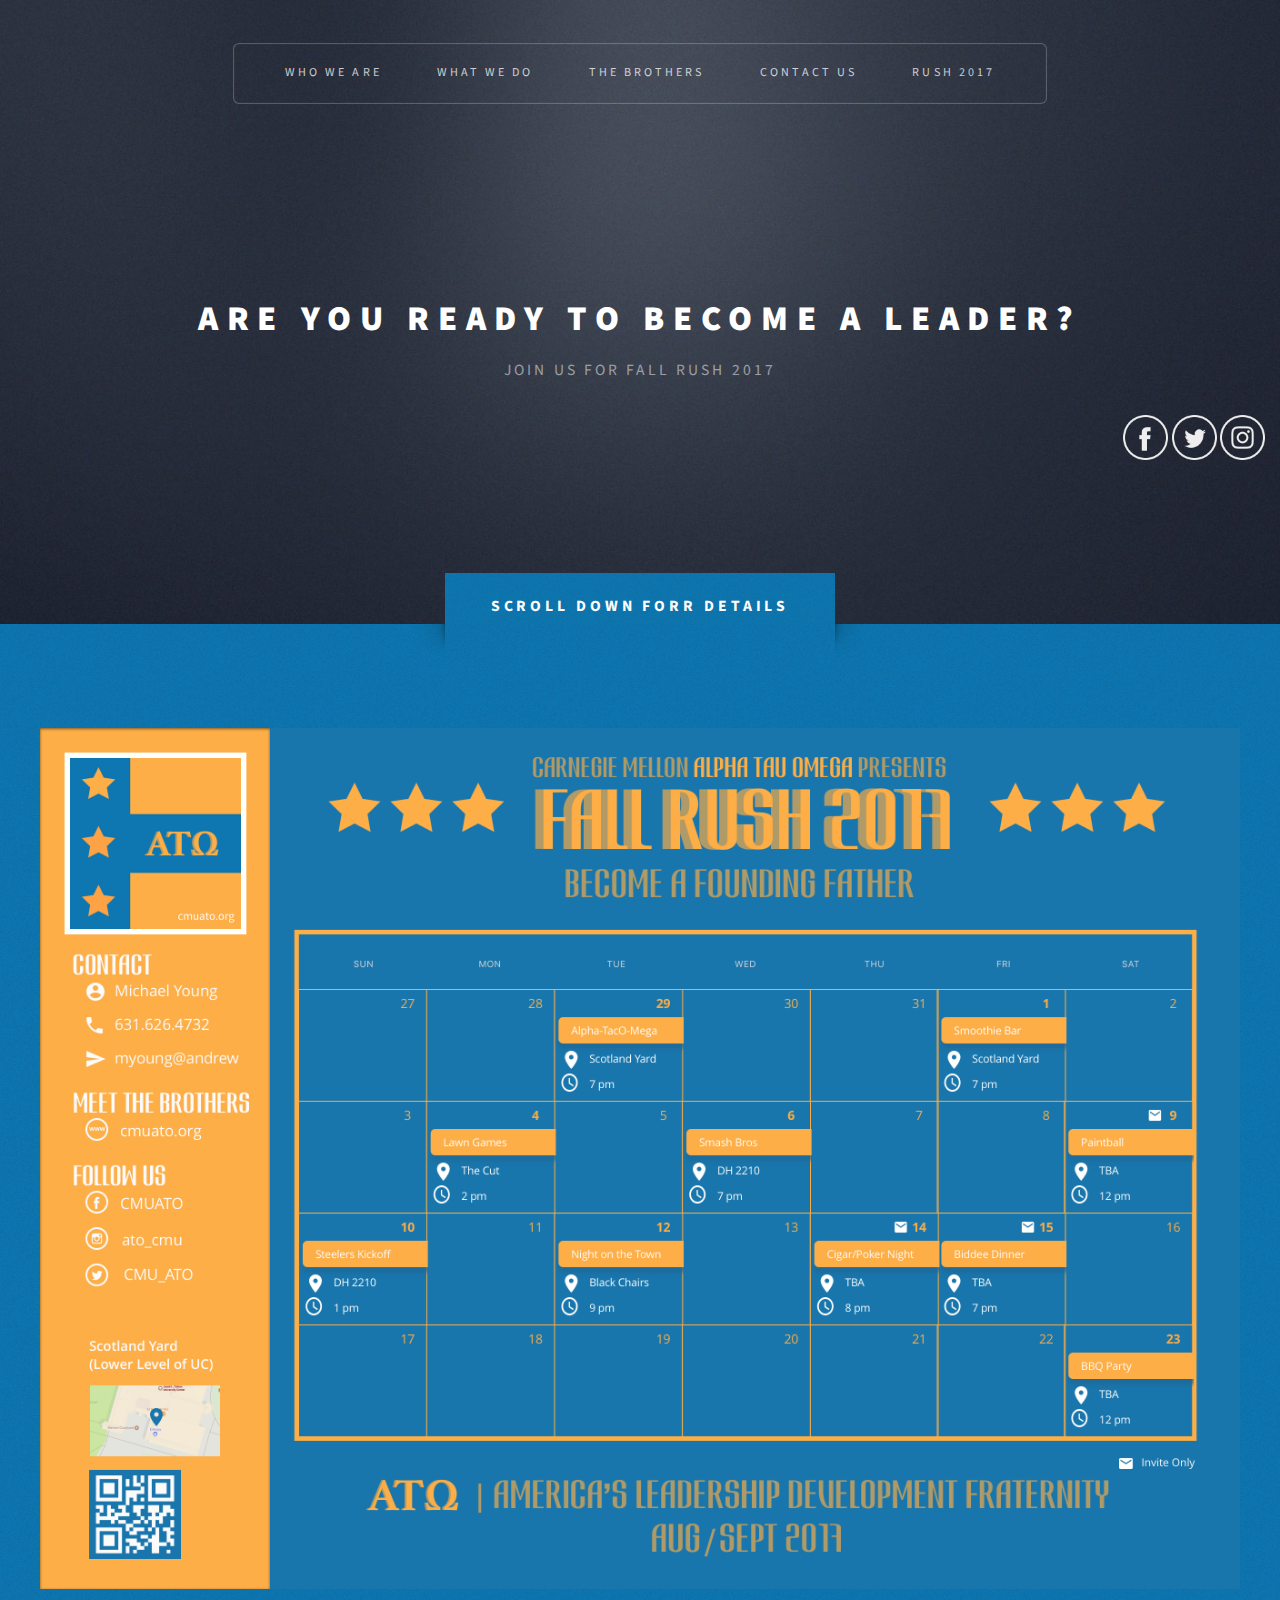
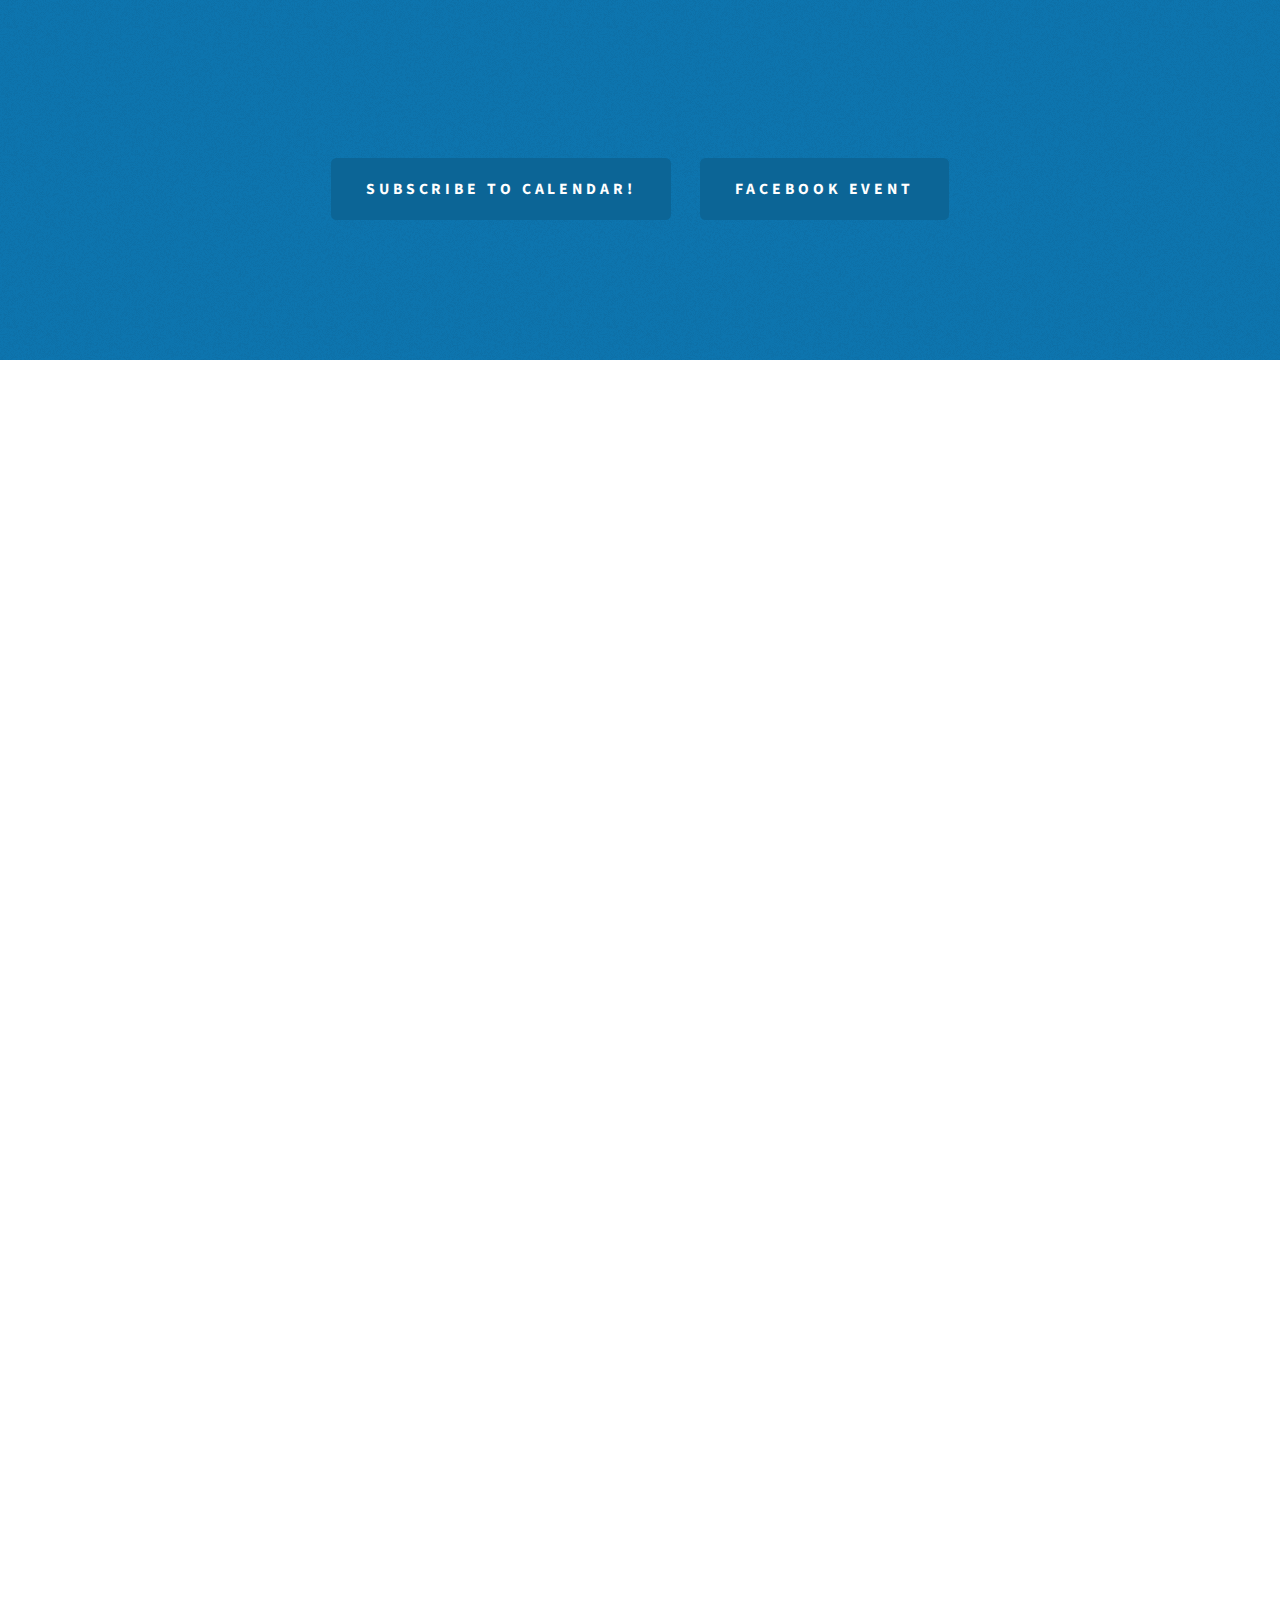
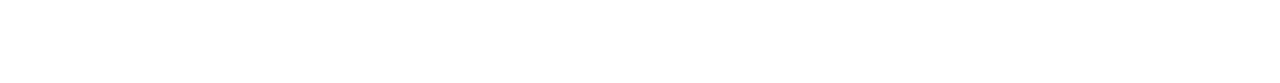
<file: rush2017.html>
<!DOCTYPE HTML>
<!--
	Escape Velocity by HTML5 UP
	html5up.net | @ajlkn
	Free for personal and commercial use under the CCA 3.0 license (html5up.net/license)
-->
<html>
	<head>
		<title>CMU Alpha Tau Omega</title>
		<meta charset="utf-8" />
		<meta name="viewport" content="width=device-width, initial-scale=1" />

		<link rel="stylesheet" href="assets/css/main.css"/>
    	<link rel="stylesheet" href="stylesheets/animate.css"/>
	    <script src="scripts/wow.min.js"></script>
     	<script type="text/javascript">
		    window.heap=window.heap||[],heap.load=function(e,t){window.heap.appid=e,window.heap.config=t=t||{};var r=t.forceSSL||"https:"===document.location.protocol,a=document.createElement("script");a.type="text/javascript",a.async=!0,a.src=(r?"https:":"http:")+"//cdn.heapanalytics.com/js/heap-"+e+".js";var n=document.getElementsByTagName("script")[0];n.parentNode.insertBefore(a,n);for(var o=function(e){return function(){heap.push([e].concat(Array.prototype.slice.call(arguments,0)))}},p=["addEventProperties","addUserProperties","clearEventProperties","identify","removeEventProperty","setEventProperties","track","unsetEventProperty"],c=0;c<p.length;c++)heap[p[c]]=o(p[c])};
		      heap.load("3083052150");
		</script>
		<!-- <script src="scripts/keypress-2.1.4.min.js"></script>  -->
	</head>
	<body class="homepage">
              
		<div id="page-wrapper">

			<!-- Header -->
				<div id="header-wrapper" class="wrapper">
					<div id="header">
					
						<!-- Logo -->
							<div id="logo">
								<h1 style="padding-top:10px" class="style2 wow bounceIn">Are you ready to become a leader?</h1>					
								<p class="style2 wow slideInUp">Join us for Fall Rush 2017</p>
								<br>
								<div class="row">
					    <div class="10u 6u(mobile)"></div>
					    <div class="2u 6u(mobile)">
					    	<a clas="wow bounceIn" href="https://www.facebook.com/CMUATO"><img width="45px" class="socialMediaIcon wow bounceIn" src="photos/facebook.png"></a>
							<a clas="wow bounceIn" href="https://twitter.com/CMU_ATO"><img width="45px" class="socialMediaIcon wow bounceIn" src="photos/twitter.png"></a>
							<a class="wow bounceIn" href="https://www.instagram.com/ato_cmu/"><img width="45px" class="socialMediaIcon" src="photos/instagram.png"></a>
						</div>
						</div>

							</div>

						<!-- Nav -->
						<nav id="nav">

							<ul>
								<li><a href="index.html#who">Who We Are</a></li>
								<li><a href="index.html#what">What We Do</a></li>
								<li><a href="index.html#brothers">The Brothers</a></li>
								<li><a href="index.html#contact">Contact Us</a></li>
								<li><a href="rush2017.html">Rush 2017</a></li>
							</ul>
						</nav>
					</div>
				</div>

			<!-- Intro -->
				<div id="intro-wrapper" class="wrapper style1 wow bounceInUp">
					<a name="who"><div class="title">Scroll Down Forr Details</div></a>
					<section id="intro" class="container">

						<a href="#" class="image featured wow bounceIn">
							<img src="images/calendar.png" alt=""/>
						</a>

						<p class="style1 wow slideInUp">Become a Founding Father!
						</p>
						<div class="row">
							<div class="12u">
								<ul class="actions">
									<li><a href="https://calendar.google.com/calendar/embed?src=andrew.cmu.edu_megppu77jgfdbaj4of6599rmsg%40group.calendar.google.com&ctz=America/New_York"><input type="submit" style="background-color:#0C6596;color:white" class="styleButton" value="Subscribe to Calendar!" /></a></li>
									<li><a href="https://www.facebook.com/events/492916524386482"><input type="submit" style="background-color:#0C6596;color:white" class="styleButton" value="Facebook Event" /></a></li>
								</ul>
							</div>
						</div>
					</section>
				</div>

			<!-- Footer -->
				<div id="footer-wrapper" class="wrapper wow bounceInUp">
					<a name="contact"><div class="title">Contact Us</div></a>
					<div id="footer" class="container">
						<header class="style1">
							<h2 class="wow slideInUp">Reach out to us!</h2>
							<p class="wow slideInUp">
								Send us questions, suggestions, or just say hello.
							</p>
						</header>
						<hr />
						<div class="row 150%">
							<div class="6u 12u(mobile)">

								<!-- Contact Form -->
									<section>
										<form id="contactform" method="POST">
											<div class="row 50%">
												<div class="6u 12u(mobile)">
													<input type="text" name="name" id="contact-name" placeholder="Name" />
												</div>
												<div class="6u 12u(mobile)">
													<input type="text" name="email" id="contact-email" placeholder="Email" />
												</div>
											</div>
											<div class="row 50%">
												<div class="12u">
													<textarea name="message" id="contact-message" placeholder="Message" rows="4"></textarea>
												</div>
											</div>
											<input type="text" name="_gotcha" style="display:none"/>
											<div class="row">
												<div class="12u">
													<ul class="actions">
														<li><input type="submit" class="style1" value="Send" /></li>
														<li><input type="reset" class="style2" value="Reset" /></li>
													</ul>
												</div>
											</div>
										</form>
										<script>
										    var contactform =  document.getElementById('contactform');
										    contactform.setAttribute('action', 'https://formspree.io/' + 'bschmuck' + '@' + 'andrew.cmu' + '.' + 'edu');
										</script>

									</section>

							</div>
							<div class="6u 12u(mobile)">
								<!-- Contact -->
									<section class="feature-list small">
										<div class="row">
											<div class="6u 12u(mobile)">
												<section>
													<h3 class="icon fa-home">Mailing Address</h3>
													<p>
													Alpha Tau Omega<br/>
													Student Life Office<br/>
													1060 Morewood Ave<br/>
													Pittsburgh PA, 15289
													</p>
												</section>
											</div>
											<div class="6u 12u(mobile)">
												<section>
													<h3 class="icon fa-comment">Social</h3>
													<p>
														<a href="https://www.facebook.com/CMUATO">facebook/CMUATO</a>
														<a href="https://www.instagram.com/ato_cmu/">instragram/ato_cmu</a><br />
														<a href="https://twitter.com/CMU_ATO">twitter/CMU_ATO</a><br />
													</p>
												</section>
											</div>
										</div>
									</section>
							</div>
						</div>
						<hr />
					</div>
					<div id="copyright">
						<ul>
							<li>&copy; Carnegie Mellon Alpha Tau Omega</li><li>Website: Brandon Schmuck</li><li>Template Design: <a href="http://html5up.net">HTML5 UP</a></li>
						</ul>
					</div>
				</div>
		</div>
			<script src="assets/js/jquery.min.js"></script>
			<script src="assets/js/jquery.dropotron.min.js"></script>
			<script src="assets/js/skel.min.js"></script>
			<script src="assets/js/skel-viewport.min.js"></script>
			<script src="assets/js/util.js"></script>
			<!-- <script src="assets/js/keypressmain.js"</script> -->
			<script src="assets/js/main.js"></script>
	</body>
</html>
</file>
<file: assets/css/main.css>
@import url("https://fonts.googleapis.com/css?family=Source+Sans+Pro:400,400italic,700,900");
@import url("font-awesome.min.css");

/*
	Escape Velocity by HTML5 UP
	html5up.net | @ajlkn
	Free for personal and commercial use under the CCA 3.0 license (html5up.net/license)
*/

/* Reset */

	html, body, div, span, applet, object, iframe, h1, h2, h3, h4, h5, h6, p, blockquote, pre, a, abbr, acronym, address, big, cite, code, del, dfn, em, img, ins, kbd, q, s, samp, small, strike, strong, sub, sup, tt, var, b, u, i, center, dl, dt, dd, ol, ul, li, fieldset, form, label, legend, table, caption, tbody, tfoot, thead, tr, th, td, article, aside, canvas, details, embed, figure, figcaption, footer, header, hgroup, menu, nav, output, ruby, section, summary, time, mark, audio, video {
		margin: 0;
		padding: 0;
		border: 0;
		font-size: 100%;
		font: inherit;f
		vertical-align: baseline;
	}

	article, aside, details, figcaption, figure, footer, header, hgroup, menu, nav, section {
		display: block;
	}

	body {
		line-height: 1;
	}

	ol, ul {
		list-style: none;
	}

	blockquote, q {
		quotes: none;
	}

	blockquote:before, blockquote:after, q:before, q:after {
		content: '';
		content: none;
	}

	table {
		border-collapse: collapse;
		border-spacing: 0;
	}

	body {
		-webkit-text-size-adjust: none;
	}

/* Box Model */

	*, *:before, *:after {
		-moz-box-sizing: border-box;
		-webkit-box-sizing: border-box;
		box-sizing: border-box;
	}

/* Containers */

	.container {
		margin-left: auto;
		margin-right: auto;
	}

	.container.\31 25\25 {
		width: 100%;
		max-width: 1200px;
		min-width: 960px;
	}

	.container.\37 5\25 {
		width: 720px;
	}

	.container.\35 0\25 {
		width: 480px;
	}

	.container.\32 5\25 {
		width: 240px;
	}

	.container {
		width: 960px;
	}

	@media screen and (min-width: 737px) {

		.container.\31 25\25 {
			width: 100%;
			max-width: 1500px;
			min-width: 1200px;
		}

		.container.\37 5\25 {
			width: 900px;
		}

		.container.\35 0\25 {
			width: 600px;
		}

		.container.\32 5\25 {
			width: 300px;
		}

		.container {
			width: 1200px;
		}

	}

	@media screen and (min-width: 737px) and (max-width: 1200px) {

		.container.\31 25\25 {
			width: 100%;
			max-width: 1250px;
			min-width: 1000px;
		}

		.container.\37 5\25 {
			width: 750px;
		}

		.container.\35 0\25 {
			width: 500px;
		}

		.container.\32 5\25 {
			width: 250px;
		}

		.container {
			width: 1000px;
		}

	}

	@media screen and (max-width: 736px) {

		.container.\31 25\25 {
			width: 100%;
			max-width: 125%;
			min-width: 100%;
		}

		.container.\37 5\25 {
			width: 75%;
		}

		.container.\35 0\25 {
			width: 50%;
		}

		.container.\32 5\25 {
			width: 25%;
		}

		.container {
			width: 100% !important;
		}

	}

/* Grid */

	.row {
		border-bottom: solid 1px transparent;
		-moz-box-sizing: border-box;
		-webkit-box-sizing: border-box;
		box-sizing: border-box;
	}

	.row > * {
		float: left;
		-moz-box-sizing: border-box;
		-webkit-box-sizing: border-box;
		box-sizing: border-box;
	}

	.row:after, .row:before {
		content: '';
		display: block;
		clear: both;
		height: 0;
	}

	.row.uniform > * > :first-child {
		margin-top: 0;
	}

	.row.uniform > * > :last-child {
		margin-bottom: 0;
	}

	.row.\30 \25 > * {
		padding: 0 0 0 0px;
	}

	.row.\30 \25 {
		margin: 0 0 -1px 0px;
	}

	.row.uniform.\30 \25 > * {
		padding: 0px 0 0 0px;
	}

	.row.uniform.\30 \25 {
		margin: 0px 0 -1px 0px;
	}

	.row > * {
		padding: 0 0 0 40px;
	}

	.row {
		margin: 0 0 -1px -40px;
	}

	.row.uniform > * {
		padding: 40px 0 0 40px;
	}

	.row.uniform {
		margin: -40px 0 -1px -40px;
	}

	.row.\32 00\25 > * {
		padding: 0 0 0 80px;
	}

	.row.\32 00\25 {
		margin: 0 0 -1px -80px;
	}

	.row.uniform.\32 00\25 > * {
		padding: 80px 0 0 80px;
	}

	.row.uniform.\32 00\25 {
		margin: -80px 0 -1px -80px;
	}

	.row.\31 50\25 > * {
		padding: 0 0 0 60px;
	}

	.row.\31 50\25 {
		margin: 0 0 -1px -60px;
	}

	.row.uniform.\31 50\25 > * {
		padding: 60px 0 0 60px;
	}

	.row.uniform.\31 50\25 {
		margin: -60px 0 -1px -60px;
	}

	.row.\35 0\25 > * {
		padding: 0 0 0 20px;
	}

	.row.\35 0\25 {
		margin: 0 0 -1px -20px;
	}

	.row.uniform.\35 0\25 > * {
		padding: 20px 0 0 20px;
	}

	.row.uniform.\35 0\25 {
		margin: -20px 0 -1px -20px;
	}

	.row.\32 5\25 > * {
		padding: 0 0 0 10px;
	}

	.row.\32 5\25 {
		margin: 0 0 -1px -10px;
	}

	.row.uniform.\32 5\25 > * {
		padding: 10px 0 0 10px;
	}

	.row.uniform.\32 5\25 {
		margin: -10px 0 -1px -10px;
	}

	.\31 2u, .\31 2u\24 {
		width: 100%;
		clear: none;
		margin-left: 0;
	}

	.\31 1u, .\31 1u\24 {
		width: 91.6666666667%;
		clear: none;
		margin-left: 0;
	}

	.\31 0u, .\31 0u\24 {
		width: 83.3333333333%;
		clear: none;
		margin-left: 0;
	}

	.\39 u, .\39 u\24 {
		width: 75%;
		clear: none;
		margin-left: 0;
	}

	.\38 u, .\38 u\24 {
		width: 66.6666666667%;
		clear: none;
		margin-left: 0;
	}

	.\37 u, .\37 u\24 {
		width: 58.3333333333%;
		clear: none;
		margin-left: 0;
	}

	.\36 u, .\36 u\24 {
		width: 50%;
		clear: none;
		margin-left: 0;
	}

	.\35 u, .\35 u\24 {
		width: 41.6666666667%;
		clear: none;
		margin-left: 0;
	}

	.\34 u, .\34 u\24 {
		width: 33.3333333333%;
		clear: none;
		margin-left: 0;
	}

	.\33 u, .\33 u\24 {
		width: 25%;
		clear: none;
		margin-left: 0;
	}

	.\32 u, .\32 u\24 {
		width: 16.6666666667%;
		clear: none;
		margin-left: 0;
	}

	.\31 u, .\31 u\24 {
		width: 8.3333333333%;
		clear: none;
		margin-left: 0;
	}

	.\31 2u\24 + *,
	.\31 1u\24 + *,
	.\31 0u\24 + *,
	.\39 u\24 + *,
	.\38 u\24 + *,
	.\37 u\24 + *,
	.\36 u\24 + *,
	.\35 u\24 + *,
	.\34 u\24 + *,
	.\33 u\24 + *,
	.\32 u\24 + *,
	.\31 u\24 + * {
		clear: left;
	}

	.\-11u {
		margin-left: 91.66667%;
	}

	.\-10u {
		margin-left: 83.33333%;
	}

	.\-9u {
		margin-left: 75%;
	}

	.\-8u {
		margin-left: 66.66667%;
	}

	.\-7u {
		margin-left: 58.33333%;
	}

	.\-6u {
		margin-left: 50%;
	}

	.\-5u {
		margin-left: 41.66667%;
	}

	.\-4u {
		margin-left: 33.33333%;
	}

	.\-3u {
		margin-left: 25%;
	}

	.\-2u {
		margin-left: 16.66667%;
	}

	.\-1u {
		margin-left: 8.33333%;
	}

	@media screen and (min-width: 737px) {

		.row > * {
			padding: 50px 0 0 50px;
		}

		.row {
			margin: -50px 0 -1px -50px;
		}

		.row.uniform > * {
			padding: 50px 0 0 50px;
		}

		.row.uniform {
			margin: -50px 0 -1px -50px;
		}

		.row.\32 00\25 > * {
			padding: 100px 0 0 100px;
		}

		.row.\32 00\25 {
			margin: -100px 0 -1px -100px;
		}

		.row.uniform.\32 00\25 > * {
			padding: 100px 0 0 100px;
		}

		.row.uniform.\32 00\25 {
			margin: -100px 0 -1px -100px;
		}

		.row.\31 50\25 > * {
			padding: 75px 0 0 75px;
		}

		.row.\31 50\25 {
			margin: -75px 0 -1px -75px;
		}

		.row.uniform.\31 50\25 > * {
			padding: 75px 0 0 75px;
		}

		.row.uniform.\31 50\25 {
			margin: -75px 0 -1px -75px;
		}

		.row.\35 0\25 > * {
			padding: 25px 0 0 25px;
		}

		.row.\35 0\25 {
			margin: -25px 0 -1px -25px;
		}

		.row.uniform.\35 0\25 > * {
			padding: 25px 0 0 25px;
		}

		.row.uniform.\35 0\25 {
			margin: -25px 0 -1px -25px;
		}

		.row.\32 5\25 > * {
			padding: 12.5px 0 0 12.5px;
		}

		.row.\32 5\25 {
			margin: -12.5px 0 -1px -12.5px;
		}

		.row.uniform.\32 5\25 > * {
			padding: 12.5px 0 0 12.5px;
		}

		.row.uniform.\32 5\25 {
			margin: -12.5px 0 -1px -12.5px;
		}

		.\31 2u\28desktop\29, .\31 2u\24\28desktop\29 {
			width: 100%;
			clear: none;
			margin-left: 0;
		}

		.\31 1u\28desktop\29, .\31 1u\24\28desktop\29 {
			width: 91.6666666667%;
			clear: none;
			margin-left: 0;
		}

		.\31 0u\28desktop\29, .\31 0u\24\28desktop\29 {
			width: 83.3333333333%;
			clear: none;
			margin-left: 0;
		}

		.\39 u\28desktop\29, .\39 u\24\28desktop\29 {
			width: 75%;
			clear: none;
			margin-left: 0;
		}

		.\38 u\28desktop\29, .\38 u\24\28desktop\29 {
			width: 66.6666666667%;
			clear: none;
			margin-left: 0;
		}

		.\37 u\28desktop\29, .\37 u\24\28desktop\29 {
			width: 58.3333333333%;
			clear: none;
			margin-left: 0;
		}

		.\36 u\28desktop\29, .\36 u\24\28desktop\29 {
			width: 50%;
			clear: none;
			margin-left: 0;
		}

		.\35 u\28desktop\29, .\35 u\24\28desktop\29 {
			width: 41.6666666667%;
			clear: none;
			margin-left: 0;
		}

		.\34 u\28desktop\29, .\34 u\24\28desktop\29 {
			width: 33.3333333333%;
			clear: none;
			margin-left: 0;
		}

		.\33 u\28desktop\29, .\33 u\24\28desktop\29 {
			width: 25%;
			clear: none;
			margin-left: 0;
		}

		.\32 u\28desktop\29, .\32 u\24\28desktop\29 {
			width: 16.6666666667%;
			clear: none;
			margin-left: 0;
		}

		.\31 u\28desktop\29, .\31 u\24\28desktop\29 {
			width: 8.3333333333%;
			clear: none;
			margin-left: 0;
		}

		.\31 2u\24\28desktop\29 + *,
		.\31 1u\24\28desktop\29 + *,
		.\31 0u\24\28desktop\29 + *,
		.\39 u\24\28desktop\29 + *,
		.\38 u\24\28desktop\29 + *,
		.\37 u\24\28desktop\29 + *,
		.\36 u\24\28desktop\29 + *,
		.\35 u\24\28desktop\29 + *,
		.\34 u\24\28desktop\29 + *,
		.\33 u\24\28desktop\29 + *,
		.\32 u\24\28desktop\29 + *,
		.\31 u\24\28desktop\29 + * {
			clear: left;
		}

		.\-11u\28desktop\29 {
			margin-left: 91.66667%;
		}

		.\-10u\28desktop\29 {
			margin-left: 83.33333%;
		}

		.\-9u\28desktop\29 {
			margin-left: 75%;
		}

		.\-8u\28desktop\29 {
			margin-left: 66.66667%;
		}

		.\-7u\28desktop\29 {
			margin-left: 58.33333%;
		}

		.\-6u\28desktop\29 {
			margin-left: 50%;
		}

		.\-5u\28desktop\29 {
			margin-left: 41.66667%;
		}

		.\-4u\28desktop\29 {
			margin-left: 33.33333%;
		}

		.\-3u\28desktop\29 {
			margin-left: 25%;
		}

		.\-2u\28desktop\29 {
			margin-left: 16.66667%;
		}

		.\-1u\28desktop\29 {
			margin-left: 8.33333%;
		}

	}

	@media screen and (min-width: 737px) and (max-width: 1200px) {

		.row > * {
			padding: 35px 0 0 35px;
		}

		.row {
			margin: -35px 0 -1px -35px;
		}

		.row.uniform > * {
			padding: 35px 0 0 35px;
		}

		.row.uniform {
			margin: -35px 0 -1px -35px;
		}

		.row.\32 00\25 > * {
			padding: 70px 0 0 70px;
		}

		.row.\32 00\25 {
			margin: -70px 0 -1px -70px;
		}

		.row.uniform.\32 00\25 > * {
			padding: 70px 0 0 70px;
		}

		.row.uniform.\32 00\25 {
			margin: -70px 0 -1px -70px;
		}

		.row.\31 50\25 > * {
			padding: 52.5px 0 0 52.5px;
		}

		.row.\31 50\25 {
			margin: -52.5px 0 -1px -52.5px;
		}

		.row.uniform.\31 50\25 > * {
			padding: 52.5px 0 0 52.5px;
		}

		.row.uniform.\31 50\25 {
			margin: -52.5px 0 -1px -52.5px;
		}

		.row.\35 0\25 > * {
			padding: 17.5px 0 0 17.5px;
		}

		.row.\35 0\25 {
			margin: -17.5px 0 -1px -17.5px;
		}

		.row.uniform.\35 0\25 > * {
			padding: 17.5px 0 0 17.5px;
		}

		.row.uniform.\35 0\25 {
			margin: -17.5px 0 -1px -17.5px;
		}

		.row.\32 5\25 > * {
			padding: 8.75px 0 0 8.75px;
		}

		.row.\32 5\25 {
			margin: -8.75px 0 -1px -8.75px;
		}

		.row.uniform.\32 5\25 > * {
			padding: 8.75px 0 0 8.75px;
		}

		.row.uniform.\32 5\25 {
			margin: -8.75px 0 -1px -8.75px;
		}

		.\31 2u\28tablet\29, .\31 2u\24\28tablet\29 {
			width: 100%;
			clear: none;
			margin-left: 0;
		}

		.\31 1u\28tablet\29, .\31 1u\24\28tablet\29 {
			width: 91.6666666667%;
			clear: none;
			margin-left: 0;
		}

		.\31 0u\28tablet\29, .\31 0u\24\28tablet\29 {
			width: 83.3333333333%;
			clear: none;
			margin-left: 0;
		}

		.\39 u\28tablet\29, .\39 u\24\28tablet\29 {
			width: 75%;
			clear: none;
			margin-left: 0;
		}

		.\38 u\28tablet\29, .\38 u\24\28tablet\29 {
			width: 66.6666666667%;
			clear: none;
			margin-left: 0;
		}

		.\37 u\28tablet\29, .\37 u\24\28tablet\29 {
			width: 58.3333333333%;
			clear: none;
			margin-left: 0;
		}

		.\36 u\28tablet\29, .\36 u\24\28tablet\29 {
			width: 50%;
			clear: none;
			margin-left: 0;
		}

		.\35 u\28tablet\29, .\35 u\24\28tablet\29 {
			width: 41.6666666667%;
			clear: none;
			margin-left: 0;
		}

		.\34 u\28tablet\29, .\34 u\24\28tablet\29 {
			width: 33.3333333333%;
			clear: none;
			margin-left: 0;
		}

		.\33 u\28tablet\29, .\33 u\24\28tablet\29 {
			width: 25%;
			clear: none;
			margin-left: 0;
		}

		.\32 u\28tablet\29, .\32 u\24\28tablet\29 {
			width: 16.6666666667%;
			clear: none;
			margin-left: 0;
		}

		.\31 u\28tablet\29, .\31 u\24\28tablet\29 {
			width: 8.3333333333%;
			clear: none;
			margin-left: 0;
		}

		.\31 2u\24\28tablet\29 + *,
		.\31 1u\24\28tablet\29 + *,
		.\31 0u\24\28tablet\29 + *,
		.\39 u\24\28tablet\29 + *,
		.\38 u\24\28tablet\29 + *,
		.\37 u\24\28tablet\29 + *,
		.\36 u\24\28tablet\29 + *,
		.\35 u\24\28tablet\29 + *,
		.\34 u\24\28tablet\29 + *,
		.\33 u\24\28tablet\29 + *,
		.\32 u\24\28tablet\29 + *,
		.\31 u\24\28tablet\29 + * {
			clear: left;
		}

		.\-11u\28tablet\29 {
			margin-left: 91.66667%;
		}

		.\-10u\28tablet\29 {
			margin-left: 83.33333%;
		}

		.\-9u\28tablet\29 {
			margin-left: 75%;
		}

		.\-8u\28tablet\29 {
			margin-left: 66.66667%;
		}

		.\-7u\28tablet\29 {
			margin-left: 58.33333%;
		}

		.\-6u\28tablet\29 {
			margin-left: 50%;
		}

		.\-5u\28tablet\29 {
			margin-left: 41.66667%;
		}

		.\-4u\28tablet\29 {
			margin-left: 33.33333%;
		}

		.\-3u\28tablet\29 {
			margin-left: 25%;
		}

		.\-2u\28tablet\29 {
			margin-left: 16.66667%;
		}

		.\-1u\28tablet\29 {
			margin-left: 8.33333%;
		}

	}

	@media screen and (max-width: 736px) {

		.row > * {
			padding: 10px 0 0 10px;
		}

		.row {
			margin: -10px 0 -1px -10px;
		}

		.row.uniform > * {
			padding: 10px 0 0 10px;
		}

		.row.uniform {
			margin: -10px 0 -1px -10px;
		}

		.row.\32 00\25 > * {
			padding: 20px 0 0 20px;
		}

		.row.\32 00\25 {
			margin: -20px 0 -1px -20px;
		}

		.row.uniform.\32 00\25 > * {
			padding: 20px 0 0 20px;
		}

		.row.uniform.\32 00\25 {
			margin: -20px 0 -1px -20px;
		}

		.row.\31 50\25 > * {
			padding: 15px 0 0 15px;
		}

		.row.\31 50\25 {
			margin: -15px 0 -1px -15px;
		}

		.row.uniform.\31 50\25 > * {
			padding: 15px 0 0 15px;
		}

		.row.uniform.\31 50\25 {
			margin: -15px 0 -1px -15px;
		}

		.row.\35 0\25 > * {
			padding: 5px 0 0 5px;
		}

		.row.\35 0\25 {
			margin: -5px 0 -1px -5px;
		}

		.row.uniform.\35 0\25 > * {
			padding: 5px 0 0 5px;
		}

		.row.uniform.\35 0\25 {
			margin: -5px 0 -1px -5px;
		}

		.row.\32 5\25 > * {
			padding: 2.5px 0 0 2.5px;
		}

		.row.\32 5\25 {
			margin: -2.5px 0 -1px -2.5px;
		}

		.row.uniform.\32 5\25 > * {
			padding: 2.5px 0 0 2.5px;
		}

		.row.uniform.\32 5\25 {
			margin: -2.5px 0 -1px -2.5px;
		}

		.\31 2u\28mobile\29, .\31 2u\24\28mobile\29 {
			width: 100%;
			clear: none;
			margin-left: 0;
		}

		.\31 1u\28mobile\29, .\31 1u\24\28mobile\29 {
			width: 91.6666666667%;
			clear: none;
			margin-left: 0;
		}

		.\31 0u\28mobile\29, .\31 0u\24\28mobile\29 {
			width: 83.3333333333%;
			clear: none;
			margin-left: 0;
		}

		.\39 u\28mobile\29, .\39 u\24\28mobile\29 {
			width: 75%;
			clear: none;
			margin-left: 0;
		}

		.\38 u\28mobile\29, .\38 u\24\28mobile\29 {
			width: 66.6666666667%;
			clear: none;
			margin-left: 0;
		}

		.\37 u\28mobile\29, .\37 u\24\28mobile\29 {
			width: 58.3333333333%;
			clear: none;
			margin-left: 0;
		}

		.\36 u\28mobile\29, .\36 u\24\28mobile\29 {
			width: 50%;
			clear: none;
			margin-left: 0;
		}

		.\35 u\28mobile\29, .\35 u\24\28mobile\29 {
			width: 41.6666666667%;
			clear: none;
			margin-left: 0;
		}

		.\34 u\28mobile\29, .\34 u\24\28mobile\29 {
			width: 33.3333333333%;
			clear: none;
			margin-left: 0;
		}

		.\33 u\28mobile\29, .\33 u\24\28mobile\29 {
			width: 25%;
			clear: none;
			margin-left: 0;
		}

		.\32 u\28mobile\29, .\32 u\24\28mobile\29 {
			width: 16.6666666667%;
			clear: none;
			margin-left: 0;
		}

		.\31 u\28mobile\29, .\31 u\24\28mobile\29 {
			width: 8.3333333333%;
			clear: none;
			margin-left: 0;
		}

		.\31 2u\24\28mobile\29 + *,
		.\31 1u\24\28mobile\29 + *,
		.\31 0u\24\28mobile\29 + *,
		.\39 u\24\28mobile\29 + *,
		.\38 u\24\28mobile\29 + *,
		.\37 u\24\28mobile\29 + *,
		.\36 u\24\28mobile\29 + *,
		.\35 u\24\28mobile\29 + *,
		.\34 u\24\28mobile\29 + *,
		.\33 u\24\28mobile\29 + *,
		.\32 u\24\28mobile\29 + *,
		.\31 u\24\28mobile\29 + * {
			clear: left;
		}

		.\-11u\28mobile\29 {
			margin-left: 91.66667%;
		}

		.\-10u\28mobile\29 {
			margin-left: 83.33333%;
		}

		.\-9u\28mobile\29 {
			margin-left: 75%;
		}

		.\-8u\28mobile\29 {
			margin-left: 66.66667%;
		}

		.\-7u\28mobile\29 {
			margin-left: 58.33333%;
		}

		.\-6u\28mobile\29 {
			margin-left: 50%;
		}

		.\-5u\28mobile\29 {
			margin-left: 41.66667%;
		}

		.\-4u\28mobile\29 {
			margin-left: 33.33333%;
		}

		.\-3u\28mobile\29 {
			margin-left: 25%;
		}

		.\-2u\28mobile\29 {
			margin-left: 16.66667%;
		}

		.\-1u\28mobile\29 {
			margin-left: 8.33333%;
		}

	}

/* Basic */

	@-ms-viewport {
		width: device-width;
	}

	body, input, textarea, select {
		font-family: 'Source Sans Pro', sans-serif;
		font-weight: 400;
		color: #919499;
	}

	body.is-loading * {
		-moz-transition: none !important;
		-webkit-transition: none !important;
		-ms-transition: none !important;
		transition: none !important;
		-moz-animation: none !important;
		-webkit-animation: none !important;
		-ms-animation: none !important;
		animation: none !important;
	}

	h1, h2, h3, h4, h5, h6 {
		font-weight: 700;
		color: #484d55;
	}

		h1 a, h2 a, h3 a, h4 a, h5 a, h6 a {
			color: inherit;
			text-decoration: none;
		}

	a {
		-moz-transition: color .25s ease-in-out;
		-webkit-transition: color .25s ease-in-out;
		-ms-transition: color .25s ease-in-out;
		transition: color .25s ease-in-out;
		text-decoration: underline;
		color: #717479;
	}

		a:hover {
			text-decoration: none;
		}

	strong, b {
		font-weight: 700;
		color: #484d55;
	}

	blockquote {
		border-left: solid 0.5em #ddd;
		padding: 1em 0 1em 2em;
		font-style: italic;
	}

	em, i {
		font-style: italic;
	}

	hr {
		border: 0;
		border-top: solid 1px #ddd;
	}

	sub {
		position: relative;
		top: 0.5em;
		font-size: 0.8em;
	}

	sup {
		position: relative;
		top: -0.5em;
		font-size: 0.8em;
	}

	.nobr {
		white-space: nowrap;
	}

	br.clear {
		clear: both;
	}

	p, ul, ol, dl, table, blockquote, form {
		margin-bottom: 2em;
	}

/* Table */

	table {
		width: 100%;
	}

		table.default {
			width: 100%;
		}

			table.default tbody tr:nth-child(2n+2) {
				background: #f4f4f4;
			}

			table.default td {
				padding: 0.5em 1em 0.5em 1em;
			}

			table.default th {
				text-align: left;
				font-weight: 400;
				padding: 0.5em 1em 0.5em 1em;
			}

			table.default thead {
				background: #484d55;
				color: #fff;
			}

			table.default tfoot {
				background: #eee;
			}

/* Form */

	form label {
		display: block;
		font-weight: 700;
		color: #484d55;
	}

	form input[type="text"],
	form input[type="email"],
	form input[type="password"],
	form select,
	form textarea {
		-moz-transition: all .25s ease-in-out;
		-webkit-transition: all .25s ease-in-out;
		-ms-transition: all .25s ease-in-out;
		transition: all .25s ease-in-out;
		-webkit-appearance: none;
		display: block;
		border: 0;
		background: #eee;
		box-shadow: inset 0px 0px 1px 0px #a0a1a7;
		border-radius: 0.35em;
		width: 100%;
		padding: 0.75em 1em 0.75em 1em;
	}

		form input[type="text"]:focus,
		form input[type="email"]:focus,
		form input[type="password"]:focus,
		form select:focus,
		form textarea:focus {
			background: #f8f8f8;
		}

	form input[type="text"],
	form input[type="email"]
	input[type="password"] {
		line-height: 1em;
	}

	form select {
		line-height: 1em;
	}

	form textarea {
		min-height: 10em;
	}

	form .formerize-placeholder {
		color: #555 !important;
		font-style: italic;
	}

	form ::-webkit-input-placeholder {
		color: #555 !important;
		font-style: italic;
		line-height: 1.35em;
	}

	form :-moz-placeholder {
		color: #555 !important;
		font-style: italic;
	}

	form ::-moz-placeholder {
		color: #555 !important;
		font-style: italic;
	}

	form :-ms-input-placeholder {
		color: #555 !important;
		font-style: italic;
	}

	form ::-moz-focus-inner {
		border: 0;
	}

/* Section/Article */

	section,
	article {
		margin-bottom: 3em;
	}

	section > :last-child,
	article > :last-child,
	section:last-child,
	article:last-child {
		margin-bottom: 0;
	}

	header.style1 {
		text-align: center;
	}

		header.style1 h2 {
			font-weight: 700;
		}

		header.style1 p {
			color: #b1b4b9;
		}

/* Image */

	.image {
		display: inline-block;
	}

		.image img {
			display: block;
			width: 100%;
		}

		.image.fit {
			display: block;
			width: 100%;
		}

		.image.left {
			float: left;
			margin: 0 2em 2em 0;
		}

		.image.centered {
			display: block;
			margin: 0 0 2em 0;
		}

			.image.centered img {
				margin: 0 auto;
				width: auto;
			}

		.image.featured {
			display: block;
			width: 100%;
			margin: 0 0 2em 0;
		}

/* Button */

	input[type="button"],
	input[type="submit"],
	input[type="reset"],
	button,
	.button {
		-moz-transition: all .25s ease-in-out;
		-webkit-transition: all .25s ease-in-out;
		-ms-transition: all .25s ease-in-out;
		transition: all .25s ease-in-out;
		display: inline-block;
		background: #444;
		text-align: center;
		text-transform: uppercase;
		font-weight: 700;
		letter-spacing: 0.25em;
		text-decoration: none;
		border-radius: 0.35em;
		border: 0;
		outline: 0;
		cursor: pointer;
	}

		input[type="button"]:hover,
		input[type="submit"]:hover,
		input[type="reset"]:hover,
		button:hover,
		.button:hover {
			background-color: #0C386C;
		}

		input[type="button"].style1,
		input[type="submit"].style1,
		input[type="reset"].style1,
		button.style1,
		.button.style1 {
			background: #0E76B0 url("images/overlay.png");
			color: #fff;
		}

			input[type="button"].style1:hover,
			input[type="submit"].style1:hover,
			input[type="reset"].style1:hover,
			button.style1:hover,
			.button.style1:hover {
				background-color: #0C386C;
			}

			input[type="button"].style1:active,
			input[type="submit"].style1:active,
			input[type="reset"].style1:active,
			button.style1:active,
			.button.style1:active {
				background-color: #d96760;
			}

		input[type="button"].style2,
		input[type="submit"].style2,
		input[type="reset"].style2,
		button.style2,
		.button.style2 {
			background: none;
			color: #606167;
			box-shadow: inset 0px 0px 2px 0px #a0a1a7;
		}

			input[type="button"].style2:hover,
			input[type="submit"].style2:hover,
			input[type="reset"].style2:hover,
			button.style2:hover,
			.button.style2:hover {
				box-shadow: inset 0px 0px 2px 0px #606167;
			}

			input[type="button"].style2:active,
			input[type="submit"].style2:active,
			input[type="reset"].style2:active,
			button.style2:active,
			.button.style2:active {
				box-shadow: inset 0px 0px 2px 0px #202127;
			}

		input[type="button"].style3,
		input[type="submit"].style3,
		input[type="reset"].style3,
		button.style3,
		.button.style3 {
			background: #2f333b url("images/overlay.png");
			color: #fff;
		}

			input[type="button"].style3:hover,
			input[type="submit"].style3:hover,
			input[type="reset"].style3:hover,
			button.style3:hover,
			.button.style3:hover {
				background-color: #0C386C;
			}

			input[type="button"].style3:active,
			input[type="submit"].style3:active,
			input[type="reset"].style3:active,
			button.style3:active,
			.button.style3:active {
				background-color: #1f232b;
			}

/* List */

	ul.default {
		list-style: disc;
		padding-left: 1em;
	}

		ul.default li {
			padding-left: 0.5em;
		}

	ul.style2 li {
		border-top: solid 1px #eee;
		padding: 1.5em 0 0 0;
		margin: 1.5em 0 0 0;
	}

		ul.style2 li:first-child {
			border-top: 0;
			padding-top: 0;
			margin-top: 0;
		}

	ul.style3 li {
		border-top: solid 1px #eee;
		padding: 0.5em 0 0 0;
		margin: 0.5em 0 0 0;
	}

		ul.style3 li:first-child {
			border-top: 0;
			padding-top: 0;
			margin-top: 0;
		}

	ol.default {
		list-style: decimal;
		padding-left: 1.25em;
	}

		ol.default li {
			padding-left: 0.25em;
		}

/* Feature List */

	.feature-list h3 {
		color: #0E76B0 !important;
	}

		.feature-list h3:before {
			position: relative;
			display: inline-block;
			color: #fff;
			background: #2f333b url("images/overlay.png");
			border-radius: 1em;
			text-align: center;
		}

/* Icons */

	.icon {
		text-decoration: none;
	}

		.icon:before {
			display: inline-block;
			font-family: FontAwesome;
			font-size: 1.25em;
			text-decoration: none;
			font-style: normal;
			font-weight: normal;
			line-height: 1;
			-webkit-font-smoothing: antialiased;
			-moz-osx-font-smoothing: grayscale;
		}

		.icon > .label {
			display: none;
		}

/* Wrappers */

	.wrapper {
		position: relative;
	}

		.wrapper .title {
			position: absolute;
			top: 0;
			left: 50%;
			text-align: center;
			text-transform: uppercase;
			display: block;
			font-weight: 700;
			letter-spacing: 0.25em;
		}

			.wrapper .title:before {
				content: '';
				position: absolute;
				bottom: -38px;
				left: -35px;
				width: 35px;
				height: 38px;
				background: url("images/shadow.png");
			}

			.wrapper .title:after {
				-moz-transform: scaleX(-1);
				-webkit-transform: scaleX(-1);
				-ms-transform: scaleX(-1);
				transform: scaleX(-1);
				content: '';
				position: absolute;
				bottom: -38px;
				right: -35px;
				width: 35px;
				height: 38px;
				background: url("images/shadow.png");
			}

		.wrapper.style1 {
			background: #0E76B0 url("images/overlay.png");
			color: #eee;
			color: rgba(255, 255, 255, 0.75);
		}

			.wrapper.style1 .title {
				background: #0E76B0 url("images/overlay.png");
				color: #fff;
			}

			.wrapper.style1 h1, .wrapper.style1 h2, .wrapper.style1 h3, .wrapper.style1 h4, .wrapper.style1 h5, .wrapper.style1 h6, .wrapper.style1 strong, .wrapper.style1 b, .wrapper.style1 a {
				color: #fff;
			}

		.wrapper.style2 {
			background: #fff;
		}

			.wrapper.style2 .title {
				background: #fff;
				color: #484d55;
			}

		.wrapper.style3 {
			background: #f3f3f3 url("images/overlay.png");
		}

			.wrapper.style3 .title {
				background: #f3f3f3 url("images/overlay.png");
				color: #484d55;
			}

			.wrapper.style3 .image {
				border: solid 10px #fff;
			}

	#header-wrapper {
		background: url("../../images/banner.jpg") center center;
		background-size: cover;
	}

		#header-wrapper:before {
			pointer-events: none;
			content: '';
			position: absolute;
			top: 0;
			left: 0;
			width: 100%;
			height: 100%;
			background: url("images/overlay.png");
		}

	#footer-wrapper {
		background: #282b34 url("images/overlay.png");
		color: #eee;
		color: rgba(255, 255, 255, 0.5);
	}

		#footer-wrapper h1, #footer-wrapper h2, #footer-wrapper h3, #footer-wrapper h4, #footer-wrapper h5, #footer-wrapper h6, #footer-wrapper strong, #footer-wrapper b, #footer-wrapper a {
			color: #fff;
		}

		#footer-wrapper hr {
			border-top-color: #333;
			border-top-color: rgba(255, 255, 255, 0.05);
		}

		#footer-wrapper form input[type="text"],
		#footer-wrapper form input[type="email"],
		#footer-wrapper form input[type="password"],
		#footer-wrapper form select,
		#footer-wrapper form textarea {
			background: #ccc;
			box-shadow: none;
		}

			#footer-wrapper form input[type="text"]:focus,
			#footer-wrapper form input[type="email"]:focus,
			#footer-wrapper form input[type="password"]:focus,
			#footer-wrapper form select:focus,
			#footer-wrapper form textarea:focus {
				background: #fff;
			}

		#footer-wrapper input[type="button"],
		#footer-wrapper input[type="submit"],
		#footer-wrapper input[type="reset"],
		#footer-wrapper button,
		#footer-wrapper .button {
			color: #fff;
			box-shadow: inset 0px 0px 2px 0px rgba(255, 255, 255, 0.5);
		}

			#footer-wrapper input[type="button"]:hover,
			#footer-wrapper input[type="submit"]:hover,
			#footer-wrapper input[type="reset"]:hover,
			#footer-wrapper button:hover,
			#footer-wrapper .button:hover {
				color: #fff;
				box-shadow: inset 0px 0px 2px 0px rgba(255, 255, 255, 0.65);
			}

			#footer-wrapper input[type="button"]:active,
			#footer-wrapper input[type="submit"]:active,
			#footer-wrapper input[type="reset"]:active,
			#footer-wrapper button:active,
			#footer-wrapper .button:active {
				box-shadow: inset 0px 0px 2px 0px rgba(255, 255, 255, 0.75);
			}

			#footer-wrapper input[type="button"].style2:active,
			#footer-wrapper input[type="submit"].style2:active,
			#footer-wrapper input[type="reset"].style2:active,
			#footer-wrapper button.style2:active,
			#footer-wrapper .button.style2:active {
				box-shadow: inset 0px 0px 2px 0px rgba(255, 255, 255, 0.75);
			}

		#footer-wrapper .title {
			background: #282b34 url("images/overlay.png");
			color: #eee;
		}

		#footer-wrapper header.style1 h2 {
			color: #fff;
		}

		#footer-wrapper header.style1 .p {
			color: inherit;
		}

		#footer-wrapper .feature-list section {
			border-top-color: #333;
			border-top-color: rgba(255, 255, 255, 0.05);
		}

		#footer-wrapper .feature-list h3:before {
			background: #3d4249 url("images/overlay.png");
		}

/* Logo */

	#logo h1 {
		font-weight: 900;
		text-transform: uppercase;
		color: #fff;
	}

	#logo p {
		color: #eee;
		color: rgba(255, 255, 255, 0.5);
		text-transform: uppercase;
	}

/* Intro */

	#intro > .style2 {
		font-weight: 700;
		color: white;
		border-radius: 0.35em;
		box-shadow: inset 0px 0px 1px 1px rgba(255, 255, 255, 0.25);
	}

		#intro > .style2 a {
			color: inherit;
			text-decoration: none;
		}

/* Highlights */

	#highlights .highlight {
		text-align: center;
	}

		#highlights .highlight h3 {
			color: #0E76B0;
		}

/* Copyright */

	#copyright {
		text-align: center;
	}

		#copyright ul {
			display: inline-block;
			border-radius: 0.35em;
			box-shadow: inset 0px 0px 1px 1px rgba(255, 255, 255, 0.05);
			color: #aaa;
			color: rgba(255, 255, 255, 0.25);
		}

		#copyright a {
			color: inherit;
		}

			#copyright a:hover {
				color: #fff;
			}

/* Desktop + Tablet */

	@media screen and (min-width: 737px) {

		/* Basic */

			body, input, select, textarea {
				font-size: 13pt;
				line-height: 1.75em;
				letter-spacing: 0.025em;
			}

			body {
				min-width: 1200px;
			}

			hr {
				margin: 2em 0 2em 0;
			}

		/* Section/Article */

			section, article {
				margin: 0 0 4em 0;
			}

			header.style1 {
				padding: 3em 0 3em 0;
			}

				header.style1 h2 {
					font-size: 2em;
					letter-spacing: 0.075em;
					line-height: 1.5em;
				}

				header.style1 p {
					display: block;
					margin: 1.15em 0 0 0;
					font-size: 1.3em;
					letter-spacing: 0.075em;
					line-height: 1.5em;
				}

		/* Form */

			form label {
				margin: 0.25em 0 0.5em 0;
			}

		/* Button */

			input[type="button"],
			input[type="submit"],
			input[type="reset"],
			button,
			.button {
				padding: 0 2.25em 0 2.25em;
				font-size: 0.9em;
				min-width: 12em;
				height: 4em;
				line-height: 4em;
			}

				input[type="button"].big,
				input[type="submit"].big,
				input[type="reset"].big,
				button.big,
				.button.big {
					font-size: 1em;
					min-width: 14em;
				}

		/* List */

			ul.actions {
				margin: 3em 0 0 0;
			}

				ul.actions li {
					display: inline-block;
					margin: 0 0.75em 0 0.75em;
				}

					ul.actions li:first-child {
						margin-left: 0;
					}

					ul.actions li:last-child {
						margin-right: 0;
					}

			ul.actions-centered {
				text-align: center;
			}

			form ul.actions {
				margin-top: 0;
			}

		/* Feature List */

			.feature-list section {
				padding-top: 2em;
				border-top: solid 1px #eee;
			}

			.feature-list .row:first-child section {
				padding-top: 0;
				border-top: 0;
			}

			.feature-list h3 {
				margin: 0 0 0.75em 0;
				font-size: 1.15em;
				letter-spacing: 0.05em;
				margin-top: -0.35em;
			}

				.feature-list h3:before {
					width: 64px;
					height: 64px;
					line-height: 64px;
					margin-right: 0.75em;
					font-size: 32px;
					top: 0.2em;
				}

			.feature-list p {
				margin: 0 0 0 5em;
			}

			.feature-list.small h3:before {
				font-size: 24px;
				line-height: 45px;
				width: 45px;
				height: 45px;
				margin-right: 1em;
			}

			.feature-list.small p {
				margin: 0 0 0 4em;
			}

		/* Box */

			.box header {
				margin: 0 0 1.5em 0;
			}

				.box header.style1 {
					position: relative;
					margin: -0.5em 0 0 0;
					padding-top: 0;
				}

			.box h2 {
				margin: 0 0 0.75em 0;
				font-size: 1.15em;
				letter-spacing: 0.05em;
			}

			.box h3 {
				margin: 0 0 0.5em 0;
				font-size: 1em;
				font-weight: 600;
				letter-spacing: 0.05em;
			}

			.box.post-excerpt .image.left {
				position: relative;
				top: 0.5em;
				width: 5em;
			}

			.box.post-excerpt h3, .box.post-excerpt p {
				margin-left: 7em;
			}

		/* Wrappers */

			.wrapper {
				padding: 6em 0 9em 0;
			}

				.wrapper .title {
					font-size: 0.9em;
					width: 25em;
					height: 3.25em;
					top: -3.25em;
					line-height: 3.25em;
					margin-bottom: -3.25em;
					margin-left: -12.5em;
					padding-top: 0.5em;
				}

			#header-wrapper {
				padding: 0;
			}

			#intro-wrapper {
				padding-bottom: 8em;
				background-color: #0E76B0;
			}

		/* Header */

			#header {
				position: relative;
				padding: 12em 0;
			}

			.homepage #header {
				padding: 18em 0;
			}

		/* Logo */

			#logo {
				position: absolute;
				height: 5em;
				top: 50%;
				left: 0;
				width: 100%;
				text-align: center;
				margin-top: -0.5em;
			}

			.homepage #logo {
				margin-top: -1em;
			}

			#logo h1 {
				font-size: 2em;
				letter-spacing: 0.25em;
			}

			#logo p {
				margin: 1.25em 0 0 0;
				display: block;
				letter-spacing: 0.2em;
				font-size: 0.9em;
			}

		/* Nav */

			#nav {
				position: absolute;
				display: block;
				top: 2.5em;
				left: 0;
				width: 100%;
				text-align: center;
			}

				#nav > ul {
					display: inline-block;
					border-radius: 0.35em;
					box-shadow: inset 0px 0px 1px 1px rgba(255, 255, 255, 0.25);
					padding: 0 1.5em 0 1.5em;
				}

					#nav > ul > li {
						display: inline-block;
						text-align: center;
						padding: 0 1.5em 0 1.5em;
					}

						#nav > ul > li > ul {
							display: none;
						}

						#nav > ul > li > a, #nav > ul > li > span {
							display: block;
							color: #eee;
							color: rgba(255, 255, 255, 0.75);
							text-transform: uppercase;
							text-decoration: none;
							font-size: 0.7em;
							letter-spacing: 0.25em;
							height: 5em;
							line-height: 5em;
							-moz-transition: all .25s ease-in-out;
							-webkit-transition: all .25s ease-in-out;
							-o-transition: all .25s ease-in-out;
							-ms-transition: all .25s ease-in-out;
							transition: all .25s ease-in-out;
							outline: 0;
						}

						#nav > ul > li:hover > a {
							color: #fff;
						}

						#nav > ul > li.active > a, #nav > ul > li.active > span {
							color: #fff;
						}

			.dropotron {
				background: #222835 url("images/overlay.png");
				background-color: rgba(44, 50, 63, 0.925);
				padding: 1.25em 1em 1.25em 1em;
				border-radius: 0.35em;
				box-shadow: inset 0px 0px 1px 1px rgba(255, 255, 255, 0.25);
				min-width: 12em;
				text-align: left;
				margin-top: -1.25em;
				margin-left: -1px;
			}

				.dropotron.level-0 {
					margin-top: -1px;
					margin-left: 0;
					border-top-left-radius: 0;
					border-top-right-radius: 0;
				}

				.dropotron a, .dropotron span {
					-moz-transition: all .25s ease-in-out;
					-webkit-transition: all .25s ease-in-out;
					-ms-transition: all .25s ease-in-out;
					transition: all .25s ease-in-out;
					display: block;
					color: #eee;
					color: rgba(255, 255, 255, 0.75);
					text-transform: uppercase;
					text-decoration: none;
					font-size: 0.7em;
					letter-spacing: 0.25em;
					border-top: solid 1px rgba(255, 255, 255, 0.15);
					line-height: 3em;
				}

				.dropotron li:first-child a, .dropotron li:first-child span {
					border-top: 0;
				}

				.dropotron li:hover > a, .dropotron li:hover > span {
					color: #fff;
				}

		/* Intro */

			#intro {
				text-align: center;
			}

				#intro > .style1 {
					font-size: 1.5em;
					letter-spacing: 0.075em;
				}

				#intro > .style2 {
					font-size: 2.75em;
					letter-spacing: 0.075em;
					line-height: 1.35em;
					padding: 1em 0 1em 0;
					margin-bottom: 1em;
				}

				#intro > .style3 {
					font-size: 1.1em;
					width: 48em;
					margin: 0 auto;
				}

		/* Features */

			#features {
				padding: 0 6em 0 6em;
			}

				#features header.style1 {
					padding-bottom: 5em;
				}

				#features .actions {
					margin-top: 5em;
				}

		/* Highlights */

			#highlights .highlight h3 {
				margin: 0 0 0.75em 0;
				font-size: 1.15em;
				letter-spacing: 0.05em;
			}

		/* Main */

			#main {
				margin-top: 1em;
				margin-bottom: 1em;
			}

			.homepage #main {
				margin-top: 0;
				margin-bottom: 0;
			}

		/* Footer */

			#footer header.style1 {
				padding-bottom: 0;
			}

			#footer hr {
				margin: 6em 0 6em 0;
			}

		/* Copyright */

			#copyright {
				margin: 6em 0 0 0;
			}

				#copyright ul {
					padding: 0.75em 2em;
					font-size: 0.9em;
				}

					#copyright ul li {
						display: inline-block;
						margin-left: 1em;
						padding-left: 1em;
						border-left: solid 1px #333;
						border-left-color: rgba(255, 255, 255, 0.05);
					}

						#copyright ul li:first-child {
							border-left: 0;
							margin-left: 0;
							padding-left: 0;
						}

	}

/* Tablet Only */

	@media screen and (min-width: 737px) and (max-width: 1200px) {

		/* Basic */

			body {
				min-width: 1000px;
				font-size: 12pt;
				line-height: 1.5em;
				letter-spacing: 0.015em;
			}

			input, select, textarea {
				font-size: 12pt;
				line-height: 1.5em;
				letter-spacing: 0.015em;
			}

			body {
				min-width: 960px;
			}

		/* Wrappers */

			.wrapper {
				padding: 4em 0 7em 0;
			}

			#intro-wrapper {
				padding-bottom: 7em;
			}

			#footer-wrapper hr {
				margin: 3em 0 3em 0;
			}

		/* Header */

			#header {
				padding: 10em 0;
			}

			.homepage #header {
				padding: 14em 0;
			}

		/* Logo */

			#logo {
				margin-top: -0.5em !important;
			}

				#logo h1 {
					font-size: 1.75em;
				}

		/* Intro */

			#intro > .style1 {
				font-size: 1.25em;
			}

			#intro > .style2 {
				font-size: 2.25em;
			}

		/* Copyright */

			#copyright {
				margin: 3em 0 0 0;
			}

	}

/* Mobile Only */

	#navPanel, #titleBar {
		display: none;
	}

	@media screen and (max-width: 736px) {

		/* Basic */

			html, body {
				overflow-x: hidden;
			}

			body, input, select, textarea {
				line-height: 1.5em;
				font-size: 10.5pt;
				letter-spacing: 0;
			}

			h2, h3, h4, h5, h6 {
				font-size: 1.2em;
				letter-spacing: 0.05em;
				margin: 0 0 1em 0;
			}

			hr {
				margin: 1em 0 1em 0;
			}

		/* Section/Article */

			section, article {
				clear: both;
				padding: 1em 0 1em 0 !important;
			}

			header br {
				display: none;
			}

			header.style1 {
				padding: 0 0 1em 0;
			}

				header.style1 h2 {
					font-size: 1.5em;
					letter-spacing: 0.075em;
					line-height: 1.25em;
				}

				header.style1 p {
					display: block;
					margin: 0;
				}

		/* Button */

			input,
			input[type="button"],
			input[type="submit"],
			input[type="reset"],
			button,
			.button {
				display: block;
				width: 100%;
				font-size: 1em;
				padding: 1em 0 1em 0;
				max-width: 30em;
				margin: 0 auto;
			}

		/* List */

			ul.actions {
				margin: 2em 0 0 0;
			}

				ul.actions li {
					margin: 15px 0 0 0;
				}

			form ul.actions {
				margin: 1em 0 0 0;
			}

		/* Feature List */

			.feature-list section {
				border-top: solid 1px #eee;
			}

			.feature-list > div > div:first-child > div:first-child > section {
				border-top: 0;
				padding-top: 0;
			}

			.feature-list h3 {
				position: relative;
				padding: 4px 0 0 48px;
				line-height: 1.25em;
			}

				.feature-list h3:before {
					position: absolute;
					left: 0;
					top: 0;
					width: 32px;
					height: 32px;
					line-height: 32px;
					font-size: 16px;
				}

			.feature-list p {
				margin: 0 0 0 48px;
			}

		/* Box */

			.box.post-excerpt .image.left {
				position: relative;
				top: 0.25em;
				width: 25%;
				margin: 0;
			}

			.box.post-excerpt h3, .box.post-excerpt p {
				margin-left: 32.5%;
			}

		/* Off-Canvas Navigation */

			#page-wrapper {
				-moz-backface-visibility: hidden;
				-webkit-backface-visibility: hidden;
				-ms-backface-visibility: hidden;
				backface-visibility: hidden;
				-moz-transition: -moz-transform 0.5s ease;
				-webkit-transition: -webkit-transform 0.5s ease;
				-ms-transition: -ms-transform 0.5s ease;
				transition: transform 0.5s ease;
				padding-bottom: 1px;
			}

			#titleBar {
				-moz-backface-visibility: hidden;
				-webkit-backface-visibility: hidden;
				-ms-backface-visibility: hidden;
				backface-visibility: hidden;
				-moz-transition: -moz-transform 0.5s ease;
				-webkit-transition: -webkit-transform 0.5s ease;
				-ms-transition: -ms-transform 0.5s ease;
				transition: transform 0.5s ease;
				display: block;
				height: 44px;
				left: 0;
				position: fixed;
				top: 0;
				width: 100%;
				z-index: 10001;
				background: none;
			}

				#titleBar .title {
					display: none;
				}

				#titleBar .toggle {
					position: absolute;
					top: 0;
					left: 0;
					width: 60px;
					height: 44px;
				}

					#titleBar .toggle:before {
						-moz-transition: all .15s ease-in-out;
						-webkit-transition: all .15s ease-in-out;
						-ms-transition: all .15s ease-in-out;
						transition: all .15s ease-in-out;
						font-family: FontAwesome;
						text-decoration: none;
						font-style: normal;
						font-weight: normal;
						-webkit-font-smoothing: antialiased;
						-moz-osx-font-smoothing: grayscale;
						content: '\f0c9';
						font-size: 14px;
						position: absolute;
						top: 6px;
						left: 6px;
						display: block;
						width: 54px;
						height: 38px;
						line-height: 38px;
						text-align: center;
						color: rgba(255, 255, 255, 0.75);
						background-color: rgba(92, 95, 103, 0.5);
						border-radius: 0.25em;
					}

					#titleBar .toggle:active:before {
						background-color: rgba(92, 95, 103, 0.75);
					}

			#navPanel {
				-moz-backface-visibility: hidden;
				-webkit-backface-visibility: hidden;
				-ms-backface-visibility: hidden;
				backface-visibility: hidden;
				-moz-transform: translateX(-275px);
				-webkit-transform: translateX(-275px);
				-ms-transform: translateX(-275px);
				transform: translateX(-275px);
				-moz-transition: -moz-transform 0.5s ease;
				-webkit-transition: -webkit-transform 0.5s ease;
				-ms-transition: -ms-transform 0.5s ease;
				transition: transform 0.5s ease;
				display: block;
				height: 100%;
				left: 0;
				overflow-y: auto;
				position: fixed;
				top: 0;
				width: 275px;
				z-index: 10002;
				background: #242730 url("images/overlay.png");
				box-shadow: inset -3px 0px 4px 0px rgba(0, 0, 0, 0.1);
			}

				#navPanel .link {
					display: block;
					color: rgba(255, 255, 255, 0.5);
					text-transform: uppercase;
					text-decoration: none;
					font-size: 0.85em;
					letter-spacing: 0.15em;
					text-decoration: none;
					height: 44px;
					line-height: 44px;
					border-top: solid 1px rgba(255, 255, 255, 0.05);
					margin: 0 15px 0 15px;
				}

					#navPanel .link:first-child {
						border-top: 0;
					}

				#navPanel .indent-1 {
					display: inline-block;
					width: 1em;
				}

				#navPanel .indent-2 {
					display: inline-block;
					width: 2em;
				}

				#navPanel .indent-3 {
					display: inline-block;
					width: 3em;
				}

				#navPanel .indent-4 {
					display: inline-block;
					width: 4em;
				}

				#navPanel .indent-5 {
					display: inline-block;
					width: 5em;
				}

				#navPanel .depth-0 {
					color: #fff;
				}

			body.navPanel-visible #page-wrapper {
				-moz-transform: translateX(275px);
				-webkit-transform: translateX(275px);
				-ms-transform: translateX(275px);
				transform: translateX(275px);
			}

			body.navPanel-visible #titleBar {
				-moz-transform: translateX(275px);
				-webkit-transform: translateX(275px);
				-ms-transform: translateX(275px);
				transform: translateX(275px);
			}

			body.navPanel-visible #navPanel {
				-moz-transform: translateX(0);
				-webkit-transform: translateX(0);
				-ms-transform: translateX(0);
				transform: translateX(0);
			}

		/* Wrappers */

			.wrapper {
				padding: 15px 15px 5em 15px;
			}

				.wrapper .title {
					font-size: 0.9em;
					width: 18em;
					height: 2.5em;
					top: -2.5em;
					line-height: 2.5em;
					margin-bottom: -2.5em;
					margin-left: -9em;
					padding-top: 0.5em;
				}

					.wrapper .title:before, .wrapper .title:after {
						height: 15px;
						bottom: -15px;
						background-size: 100% 100%;
					}

			#header-wrapper {
				padding: 6em 2em 6em 2em;
			}

			#footer-wrapper {
				padding-top: 3em;
			}

				#footer-wrapper .feature-list section {
					border-top-color: #eee;
					border-top-color: rgba(255, 255, 255, 0.05);
				}

		/* Logo */

			#logo {
				text-align: center;
			}

				#logo h1 {
					font-size: 1.5em;
					letter-spacing: 0.2em;
				}

				#logo p {
					margin: 1.25em 0 0 0;
					display: block;
					letter-spacing: 0.2em;
					font-size: 0.9em;
				}

		/* Nav */

			#nav {
				display: none;
			}

		/* Intro */

			#intro {
				text-align: center;
				padding: 1em 2em 1em 2em !important;
				margin: 0 auto;
			}

				#intro .style2 {
					font-size: 1.5em;
					letter-spacing: 0.05em;
					line-height: 1.25em;
					padding: 1.25em;
				}

		/* Main */

			#main {
				padding: 1em 0 0 0;
			}

		/* Content */

			#content {
				padding: 0 0 2em 0;
			}

				#content header.style1 {
					padding-bottom: 2.5em;
				}

		/* Footer */

			#footer hr {
				display: none;
			}

		/* Copyright */

			#copyright {
				padding: 2em 0 0 0;
			}

				#copyright ul {
					padding: 1em 2em;
					width: 100%;
				}

					#copyright ul li {
						display: block;
						margin: 0.5em 0 0 0;
					}

						#copyright ul li:first-child {
							margin-top: 0;
						}

	}


	.styleButton {
		background-color: : #0C6596;
		color: white;
	}
</file>
